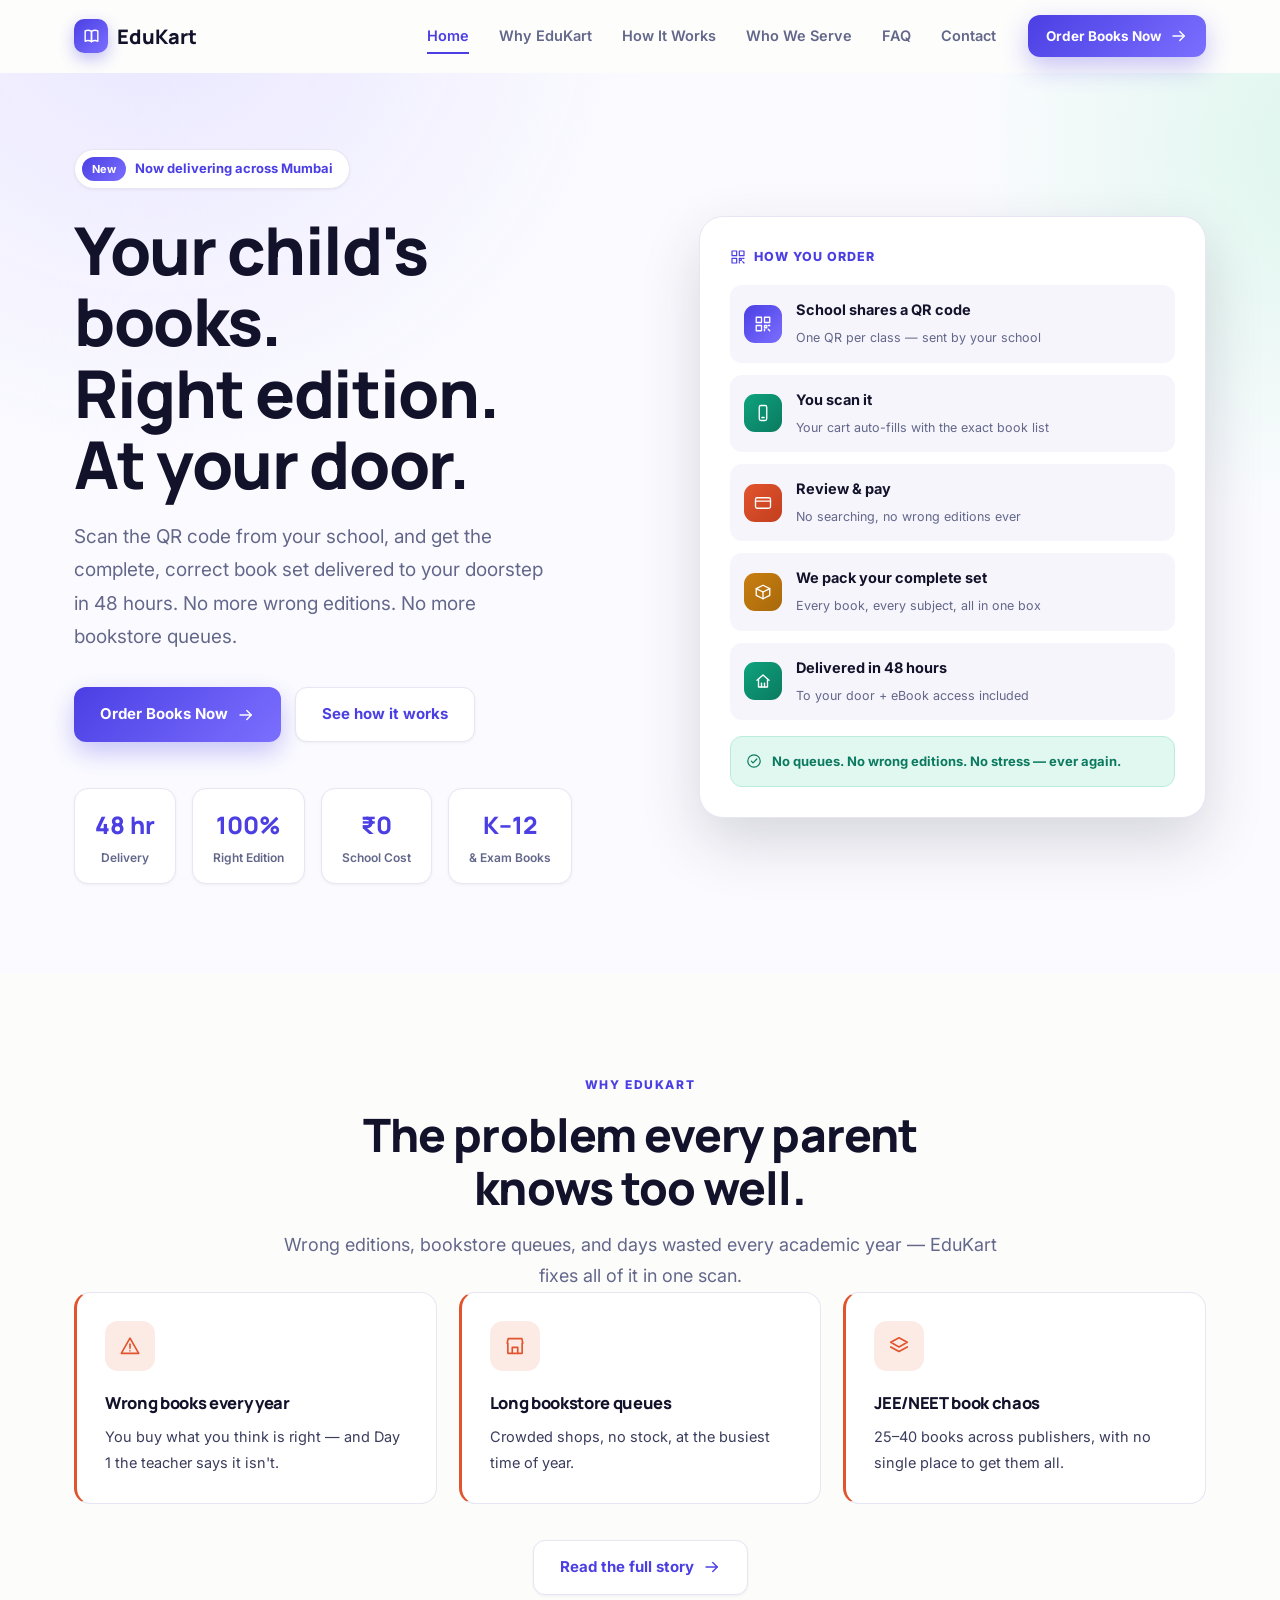
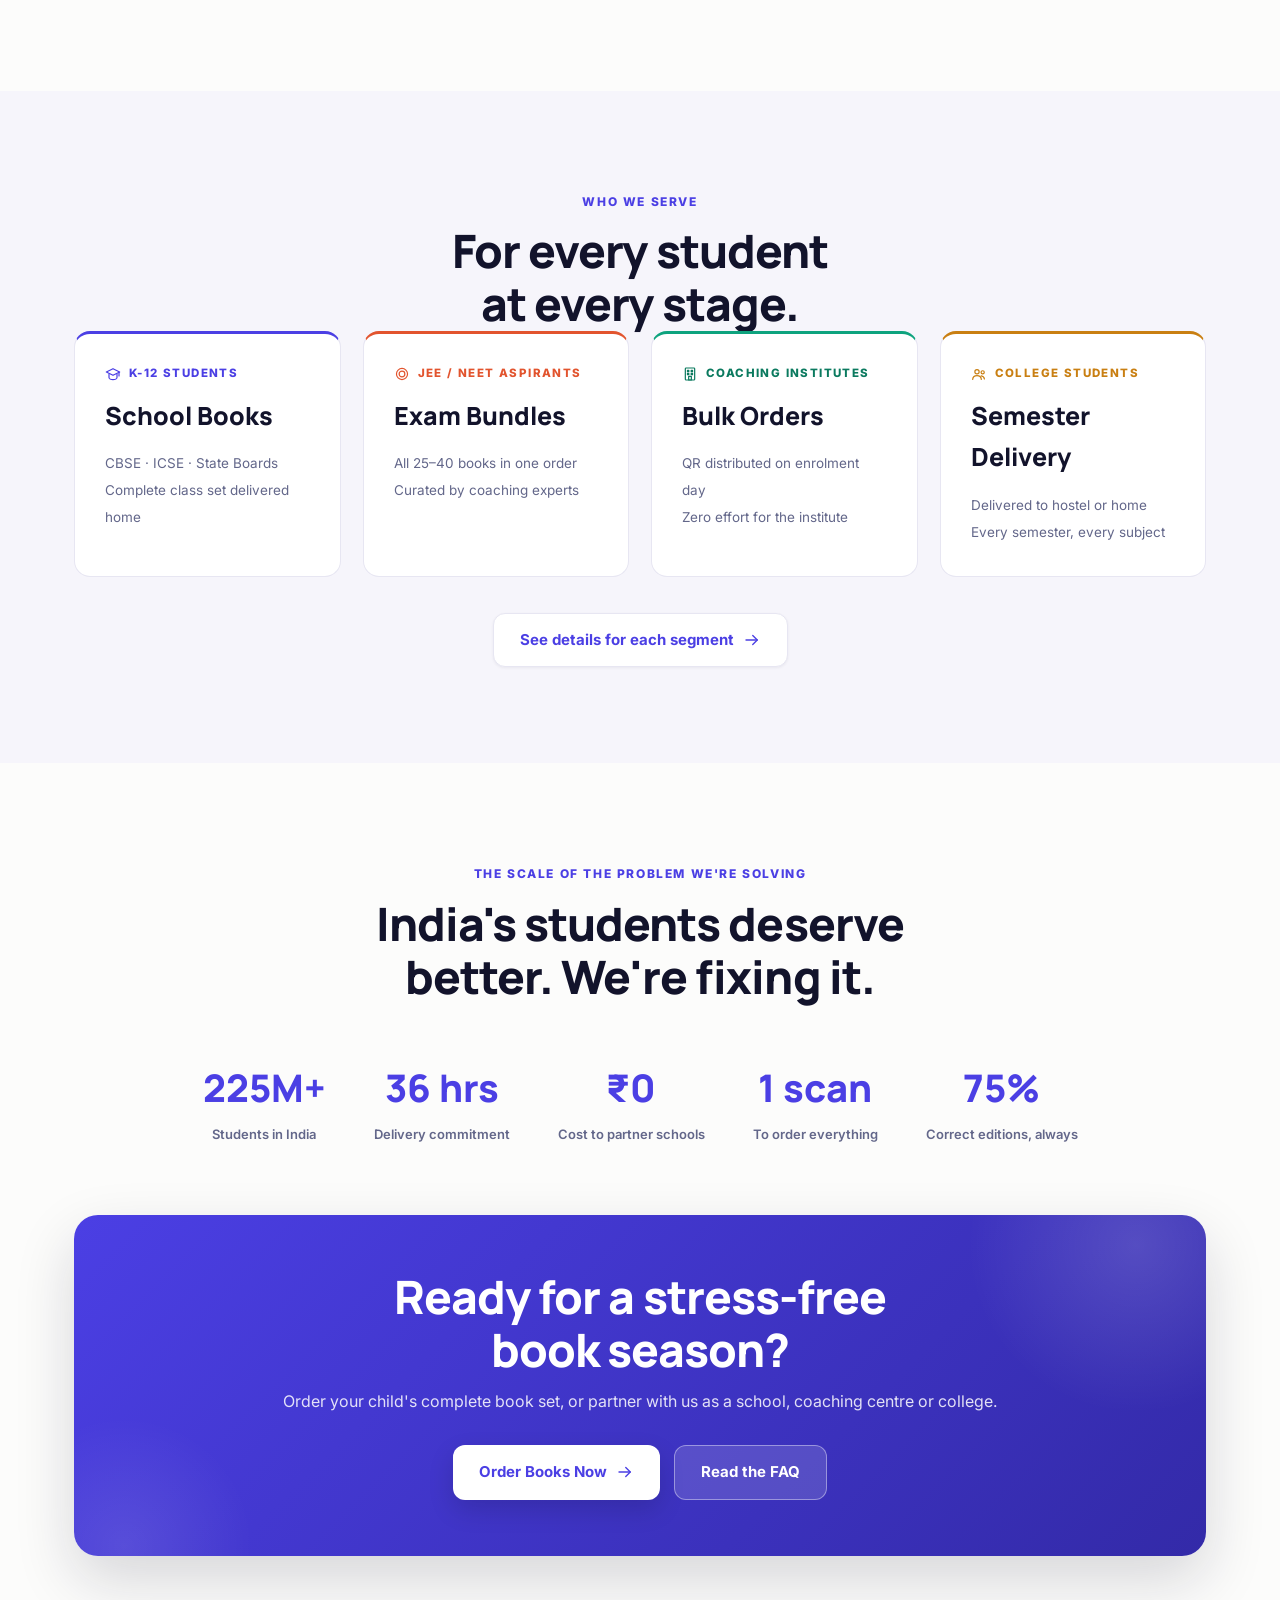
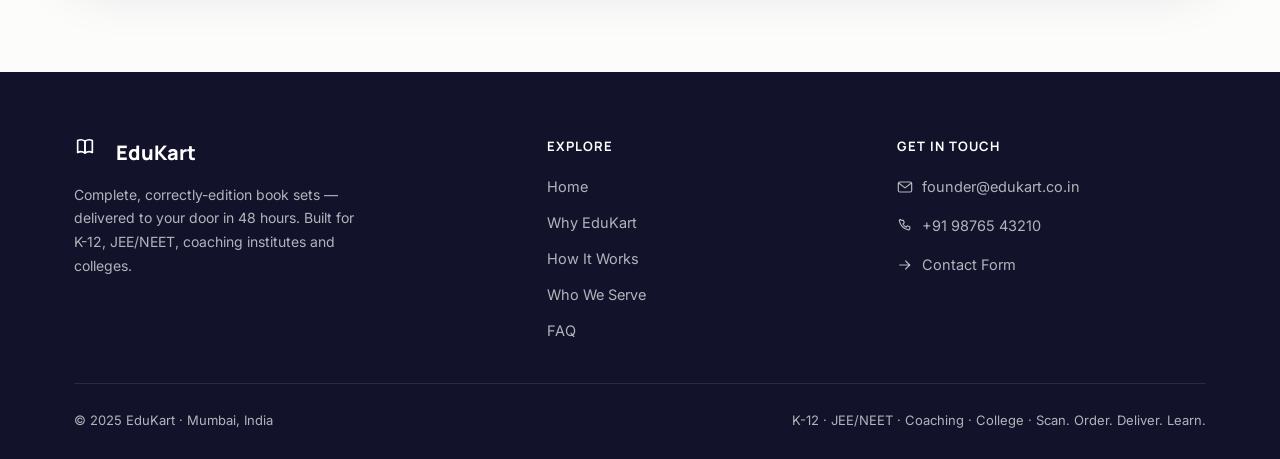
<file: index.html>
<!DOCTYPE html>
<html lang="en">
<head>
<meta charset="UTF-8">
<meta name="viewport" content="width=device-width, initial-scale=1.0">
<title>EduKart — India's Book Delivery & Education Platform</title>
<meta name="description" content="Scan your school's QR code and get the complete, correct book set delivered to your door in 48 hours. No wrong editions, no bookstore queues.">
<meta property="og:title" content="EduKart — India's Book Delivery & Education Platform">
<meta property="og:description" content="Scan your school's QR code and get the complete, correct book set delivered to your door in 48 hours.">
<meta property="og:type" content="website">
<meta property="og:url" content="https://edukart.co.in/">
<meta name="twitter:card" content="summary">
<link rel="icon" type="image/svg+xml" href="data:image/svg+xml,%3Csvg xmlns='http://www.w3.org/2000/svg' viewBox='0 0 32 32'%3E%3Cdefs%3E%3ClinearGradient id='g' x1='0' y1='0' x2='1' y2='1'%3E%3Cstop offset='0' stop-color='%234B3FE4'/%3E%3Cstop offset='1' stop-color='%237B6FFF'/%3E%3C/linearGradient%3E%3C/defs%3E%3Crect width='32' height='32' rx='8' fill='url(%23g)'/%3E%3Cpath d='M8 10c3-1.6 6.5-1.3 8 .5v11.5c-1.5-1.8-5-2.1-8-.5V10z' fill='white'/%3E%3Cpath d='M24 10c-3-1.6-6.5-1.3-8 .5v11.5c1.5-1.8 5-2.1 8-.5V10z' fill='white' fill-opacity='.82'/%3E%3C/svg%3E">
<link rel="preconnect" href="https://fonts.googleapis.com">
<link rel="preconnect" href="https://fonts.gstatic.com" crossorigin>
<link href="https://fonts.googleapis.com/css2?family=Manrope:wght@700;800&family=Inter:wght@400;500;600;700&display=swap" rel="stylesheet">
<link rel="stylesheet" href="assets/style.css">
<script>document.documentElement.classList.add('js');</script>
</head>
<body>
<a href="#main" class="skip-link">Skip to content</a>

<svg style="display:none">
<symbol id="i-book" viewBox="0 0 24 24"><path d="M4 5c2.5-1.3 5.5-1.1 8 .6v13c-2.5-1.7-5.5-1.9-8-.6V5z"/><path d="M20 5c-2.5-1.3-5.5-1.1-8 .6v13c2.5-1.7 5.5-1.9 8-.6V5z"/></symbol>
<symbol id="i-truck" viewBox="0 0 24 24"><rect x="1.5" y="7.5" width="13" height="9" rx="1.2"/><path d="M14.5 10.5H18l3.5 3.5v2.5h-7"/><circle cx="6.5" cy="18.5" r="1.8"/><circle cx="17.5" cy="18.5" r="1.8"/></symbol>
<symbol id="i-phone-device" viewBox="0 0 24 24"><rect x="7" y="2" width="10" height="20" rx="2.2"/><line x1="10.5" y1="18" x2="13.5" y2="18"/></symbol>
<symbol id="i-card" viewBox="0 0 24 24"><rect x="2" y="5" width="20" height="14" rx="2.2"/><line x1="2" y1="9.5" x2="22" y2="9.5"/></symbol>
<symbol id="i-package" viewBox="0 0 24 24"><path d="M12 3 3 7.5v9L12 21l9-4.5v-9L12 3z"/><path d="M3 7.5 12 12l9-4.5"/><line x1="12" y1="12" x2="12" y2="21"/></symbol>
<symbol id="i-home" viewBox="0 0 24 24"><path d="M4 11 12 4l8 7"/><path d="M6 10v10h12V10"/><line x1="10" y1="20" x2="10" y2="15"/><line x1="14" y1="15" x2="14" y2="20"/></symbol>
<symbol id="i-check-circle" viewBox="0 0 24 24"><circle cx="12" cy="12" r="9.3"/><path d="M8 12.3l2.6 2.6L16.2 9"/></symbol>
<symbol id="i-store" viewBox="0 0 24 24"><path d="M3.5 9 4.5 4h15l1 5"/><path d="M4.2 9v11h15.6V9"/><path d="M9 20v-6.5h6V20"/></symbol>
<symbol id="i-layers" viewBox="0 0 24 24"><path d="M12 3 3 8l9 5 9-5-9-5z"/><path d="M3 13l9 5 9-5"/></symbol>
<symbol id="i-clock" viewBox="0 0 24 24"><circle cx="12" cy="12" r="9.3"/><path d="M12 7v5.3l4 2.2"/></symbol>
<symbol id="i-shield" viewBox="0 0 24 24"><path d="M12 3 19 6v5.5c0 5-3 7.8-7 9-4-1.2-7-4-7-9V6z"/><path d="M8.7 12l2.3 2.3 4.3-4.3"/></symbol>
<symbol id="i-users" viewBox="0 0 24 24"><circle cx="9" cy="8.5" r="3.2"/><path d="M2.5 20c.4-3.4 3.2-5.5 6.5-5.5s6.1 2.1 6.5 5.5"/><circle cx="17.5" cy="9.5" r="2.4"/><path d="M15.3 14.7c2.6.4 4.5 2.2 4.8 4.8"/></symbol>
<symbol id="i-cap" viewBox="0 0 24 24"><path d="M12 4 2 9l10 5 10-5-10-5z"/><path d="M6 12.3v4.8c0 1.6 2.7 3.4 6 3.4s6-1.8 6-3.4v-4.8"/><line x1="21" y1="9.5" x2="21" y2="15"/></symbol>
<symbol id="i-target" viewBox="0 0 24 24"><circle cx="12" cy="12" r="8.3"/><circle cx="12" cy="12" r="4.3"/></symbol>
<symbol id="i-building" viewBox="0 0 24 24"><rect x="5" y="3" width="14" height="18" rx="1.2"/><rect x="8.2" y="6.5" width="2" height="2"/><rect x="13.8" y="6.5" width="2" height="2"/><rect x="8.2" y="11" width="2" height="2"/><rect x="13.8" y="11" width="2" height="2"/><rect x="10" y="15.5" width="4" height="5.5"/></symbol>
<symbol id="i-mail" viewBox="0 0 24 24"><rect x="2" y="4.5" width="20" height="15" rx="2.2"/><path d="M3 6.5l9 6.8 9-6.8"/></symbol>
<symbol id="i-phone" viewBox="0 0 24 24"><path d="M6.5 3.5h3l1.4 3.6-2 1.7c.9 2.3 2.6 4 4.9 4.9l1.7-2 3.6 1.4v3c0 1-.9 1.8-1.9 1.6-7-1.1-12.6-6.7-13.7-13.7-.2-1 .6-1.9 1.6-1.9z"/></symbol>
<symbol id="i-map-pin" viewBox="0 0 24 24"><path d="M12 21s7-6.4 7-12a7 7 0 1 0-14 0c0 5.6 7 12 7 12z"/><circle cx="12" cy="9" r="2.6"/></symbol>
<symbol id="i-chevron-down" viewBox="0 0 24 24"><polyline points="6 9 12 15.5 18 9"/></symbol>
<symbol id="i-menu" viewBox="0 0 24 24"><line x1="3" y1="6.5" x2="21" y2="6.5"/><line x1="3" y1="12" x2="21" y2="12"/><line x1="3" y1="17.5" x2="21" y2="17.5"/></symbol>
<symbol id="i-x" viewBox="0 0 24 24"><line x1="5" y1="5" x2="19" y2="19"/><line x1="19" y1="5" x2="5" y2="19"/></symbol>
<symbol id="i-arrow-right" viewBox="0 0 24 24"><line x1="4" y1="12" x2="19" y2="12"/><polyline points="13 6 19 12 13 18"/></symbol>
<symbol id="i-star" viewBox="0 0 24 24"><path d="M12 2.5l2.9 6.3 6.9.7-5.2 4.6 1.6 6.8L12 17.6l-6.2 3.3 1.6-6.8-5.2-4.6 6.9-.7L12 2.5z"/></symbol>
<symbol id="i-qr" viewBox="0 0 24 24"><rect x="3" y="3" width="7" height="7"/><rect x="14" y="3" width="7" height="7"/><rect x="3" y="14" width="7" height="7"/><path d="M14 14h3v3h-3z"/><line x1="19" y1="14" x2="21" y2="14"/><line x1="14" y1="19" x2="14" y2="21"/><line x1="19" y1="19" x2="21" y2="21"/></symbol>
<symbol id="i-alert" viewBox="0 0 24 24"><path d="M12 3.5 21.5 20h-19L12 3.5z"/><line x1="12" y1="10" x2="12" y2="14.5"/><circle cx="12" cy="17.2" r=".2"/></symbol>
<symbol id="i-cloud-off" viewBox="0 0 24 24"><path d="M7 18.5H6a4 4 0 0 1-.6-7.95A5.5 5.5 0 0 1 16 8.1a4.5 4.5 0 0 1 2.9 7.7"/><line x1="3" y1="3" x2="21" y2="21"/></symbol>
<symbol id="i-repeat" viewBox="0 0 24 24"><path d="M4 8h11a4 4 0 0 1 4 4v1"/><polyline points="12 5 16 8 12 11"/><path d="M20 16H9a4 4 0 0 1-4-4v-1"/><polyline points="12 19 8 16 12 13"/></symbol>
<symbol id="i-rupee" viewBox="0 0 24 24"><line x1="6" y1="4" x2="18" y2="4"/><line x1="6" y1="9" x2="18" y2="9"/><path d="M6 4c6 0 8.5 2 8.5 5.5S12 15 6 15h12"/><line x1="6" y1="15" x2="16" y2="21"/></symbol>
</svg>

<header class="site-header" id="siteHeader">
  <nav class="nav container">
    <a href="index.html" class="nav-logo"><span class="logo-mark"><svg class="icon" viewBox="0 0 24 24"><use href="#i-book"/></svg></span>EduKart</a>
    <button class="nav-toggle" id="navToggle" aria-label="Toggle menu" aria-expanded="false">
      <svg class="icon icon-menu" viewBox="0 0 24 24"><use href="#i-menu"/></svg>
      <svg class="icon icon-x" viewBox="0 0 24 24"><use href="#i-x"/></svg>
    </button>
    <div class="nav-panel" id="navPanel">
      <div class="nav-links">
        <a href="index.html" class="active">Home</a>
        <a href="about.html">Why EduKart</a>
        <a href="how-it-works.html">How It Works</a>
        <a href="who-we-serve.html">Who We Serve</a>
        <a href="faq.html">FAQ</a>
        <a href="contact.html">Contact</a>
      </div>
      <a class="btn btn-primary btn-sm" href="contact.html">Order Books Now <svg class="icon icon-sm" viewBox="0 0 24 24"><use href="#i-arrow-right"/></svg></a>
    </div>
  </nav>
</header>

<main id="main">
<!-- HERO -->
<section class="hero">
  <div class="container">
    <div class="hero-grid">
      <div class="reveal">
        <div class="badge-pill"><span class="dot">New</span> Now delivering across Mumbai</div>
        <h1>Your child's books.<br>Right edition.<br>At your door.</h1>
        <p class="hero-sub">Scan the QR code from your school, and get the complete, correct book set delivered to your doorstep in 48 hours. No more wrong editions. No more bookstore queues.</p>
        <div class="btn-row">
          <a class="btn btn-primary" href="contact.html">Order Books Now <svg class="icon" viewBox="0 0 24 24"><use href="#i-arrow-right"/></svg></a>
          <a class="btn btn-outline" href="how-it-works.html">See how it works</a>
        </div>
        <div class="stat-row">
          <div class="stat-chip"><div class="stat-num">48 hr</div><div class="stat-lbl">Delivery</div></div>
          <div class="stat-chip"><div class="stat-num">100%</div><div class="stat-lbl">Right Edition</div></div>
          <div class="stat-chip"><div class="stat-num">₹0</div><div class="stat-lbl">School Cost</div></div>
          <div class="stat-chip"><div class="stat-num">K–12</div><div class="stat-lbl">& Exam Books</div></div>
        </div>
      </div>
      <div class="reveal reveal-delay-2">
        <div class="hero-card">
          <div class="hero-card-label"><svg class="icon icon-sm" viewBox="0 0 24 24"><use href="#i-qr"/></svg>How you order</div>
          <div class="step-list">
            <div class="step-row"><div class="step-num c-indigo"><svg class="icon" viewBox="0 0 24 24"><use href="#i-qr"/></svg></div><div class="step-text"><strong>School shares a QR code</strong><span>One QR per class — sent by your school</span></div></div>
            <div class="step-row"><div class="step-num c-teal"><svg class="icon" viewBox="0 0 24 24"><use href="#i-phone-device"/></svg></div><div class="step-text"><strong>You scan it</strong><span>Your cart auto-fills with the exact book list</span></div></div>
            <div class="step-row"><div class="step-num c-coral"><svg class="icon" viewBox="0 0 24 24"><use href="#i-card"/></svg></div><div class="step-text"><strong>Review & pay</strong><span>No searching, no wrong editions ever</span></div></div>
            <div class="step-row"><div class="step-num c-amber"><svg class="icon" viewBox="0 0 24 24"><use href="#i-package"/></svg></div><div class="step-text"><strong>We pack your complete set</strong><span>Every book, every subject, all in one box</span></div></div>
            <div class="step-row"><div class="step-num c-teal"><svg class="icon" viewBox="0 0 24 24"><use href="#i-home"/></svg></div><div class="step-text"><strong>Delivered in 48 hours</strong><span>To your door + eBook access included</span></div></div>
          </div>
          <div class="hero-badge"><svg class="icon icon-sm" viewBox="0 0 24 24"><use href="#i-check-circle"/></svg><p>No queues. No wrong editions. No stress — ever again.</p></div>
        </div>
      </div>
    </div>
  </div>
</section>

<!-- WHY EDUKART TEASER -->
<section class="section">
  <div class="container">
    <div class="center max-w section-head reveal">
      <div class="eyebrow">Why EduKart</div>
      <h2>The problem every parent<br>knows too well.</h2>
      <p class="subtitle">Wrong editions, bookstore queues, and days wasted every academic year — EduKart fixes all of it in one scan.</p>
    </div>
    <div class="grid grid-3">
      <div class="card problem-card reveal"><div class="icon-badge coral"><svg class="icon" viewBox="0 0 24 24"><use href="#i-alert"/></svg></div><h3>Wrong books every year</h3><p>You buy what you think is right — and Day 1 the teacher says it isn't.</p></div>
      <div class="card problem-card reveal reveal-delay-1"><div class="icon-badge coral"><svg class="icon" viewBox="0 0 24 24"><use href="#i-store"/></svg></div><h3>Long bookstore queues</h3><p>Crowded shops, no stock, at the busiest time of year.</p></div>
      <div class="card problem-card reveal reveal-delay-2"><div class="icon-badge coral"><svg class="icon" viewBox="0 0 24 24"><use href="#i-layers"/></svg></div><h3>JEE/NEET book chaos</h3><p>25–40 books across publishers, with no single place to get them all.</p></div>
    </div>
    <div class="center reveal" style="margin-top:36px">
      <a class="btn btn-outline" href="about.html">Read the full story <svg class="icon" viewBox="0 0 24 24"><use href="#i-arrow-right"/></svg></a>
    </div>
  </div>
</section>

<!-- WHO WE SERVE TEASER -->
<section class="section section-alt">
  <div class="container">
    <div class="center max-w section-head reveal">
      <div class="eyebrow">Who We Serve</div>
      <h2>For every student<br>at every stage.</h2>
    </div>
    <div class="grid grid-4">
      <div class="segment-card k12 reveal"><div class="seg-label k12"><svg class="icon icon-sm" viewBox="0 0 24 24"><use href="#i-cap"/></svg>K-12 Students</div><div class="seg-big">School Books</div><div class="seg-detail">CBSE · ICSE · State Boards<br>Complete class set delivered home</div></div>
      <div class="segment-card jee reveal reveal-delay-1"><div class="seg-label jee"><svg class="icon icon-sm" viewBox="0 0 24 24"><use href="#i-target"/></svg>JEE / NEET Aspirants</div><div class="seg-big">Exam Bundles</div><div class="seg-detail">All 25–40 books in one order<br>Curated by coaching experts</div></div>
      <div class="segment-card coaching reveal reveal-delay-2"><div class="seg-label coaching"><svg class="icon icon-sm" viewBox="0 0 24 24"><use href="#i-building"/></svg>Coaching Institutes</div><div class="seg-big">Bulk Orders</div><div class="seg-detail">QR distributed on enrolment day<br>Zero effort for the institute</div></div>
      <div class="segment-card college reveal reveal-delay-3"><div class="seg-label college"><svg class="icon icon-sm" viewBox="0 0 24 24"><use href="#i-users"/></svg>College Students</div><div class="seg-big">Semester Delivery</div><div class="seg-detail">Delivered to hostel or home<br>Every semester, every subject</div></div>
    </div>
    <div class="center reveal" style="margin-top:36px">
      <a class="btn btn-outline" href="who-we-serve.html">See details for each segment <svg class="icon" viewBox="0 0 24 24"><use href="#i-arrow-right"/></svg></a>
    </div>
  </div>
</section>

<!-- TRUST NUMBERS -->
<section class="section">
  <div class="container">
    <div class="center max-w section-head reveal">
      <div class="eyebrow">The Scale of the Problem We're Solving</div>
      <h2>India's students deserve<br>better. We're fixing it.</h2>
    </div>
    <div class="trust-bar reveal">
      <div class="trust-item"><div class="trust-num" data-count="300" data-suffix="M+">0</div><div class="trust-lbl">Students in India</div></div>
      <div class="trust-item"><div class="trust-num" data-count="48" data-suffix=" hrs">0</div><div class="trust-lbl">Delivery commitment</div></div>
      <div class="trust-item"><div class="trust-num">₹0</div><div class="trust-lbl">Cost to partner schools</div></div>
      <div class="trust-item"><div class="trust-num" data-count="1" data-suffix=" scan">0</div><div class="trust-lbl">To order everything</div></div>
      <div class="trust-item"><div class="trust-num" data-count="100" data-suffix="%">0</div><div class="trust-lbl">Correct editions, always</div></div>
    </div>
    <div class="cta-banner reveal">
      <div class="container">
        <h2>Ready for a stress-free<br>book season?</h2>
        <p>Order your child's complete book set, or partner with us as a school, coaching centre or college.</p>
        <div class="btn-row">
          <a class="btn btn-white" href="contact.html">Order Books Now <svg class="icon" viewBox="0 0 24 24"><use href="#i-arrow-right"/></svg></a>
          <a class="btn btn-invert" href="faq.html">Read the FAQ</a>
        </div>
      </div>
    </div>
  </div>
</section>
</main>

<footer>
  <div class="container">
    <div class="footer-grid">
      <div>
        <div class="footer-brand"><span class="logo-mark"><svg class="icon" viewBox="0 0 24 24"><use href="#i-book"/></svg></span>EduKart</div>
        <p class="footer-tag">Complete, correctly-edition book sets — delivered to your door in 48 hours. Built for K-12, JEE/NEET, coaching institutes and colleges.</p>
      </div>
      <div class="footer-col">
        <h4>Explore</h4>
        <ul>
          <li><a href="index.html">Home</a></li>
          <li><a href="about.html">Why EduKart</a></li>
          <li><a href="how-it-works.html">How It Works</a></li>
          <li><a href="who-we-serve.html">Who We Serve</a></li>
          <li><a href="faq.html">FAQ</a></li>
        </ul>
      </div>
      <div class="footer-col">
        <h4>Get in Touch</h4>
        <ul>
          <li><a href="mailto:founder@edukart.co.in"><svg class="icon icon-sm" viewBox="0 0 24 24"><use href="#i-mail"/></svg>founder@edukart.co.in</a></li>
          <li><a href="tel:+919876543210"><svg class="icon icon-sm" viewBox="0 0 24 24"><use href="#i-phone"/></svg>+91 98765 43210</a></li>
          <li><a href="contact.html"><svg class="icon icon-sm" viewBox="0 0 24 24"><use href="#i-arrow-right"/></svg>Contact Form</a></li>
        </ul>
      </div>
    </div>
    <div class="footer-bottom">
      <span>© 2025 EduKart · Mumbai, India</span>
      <span>K-12 · JEE/NEET · Coaching · College · Scan. Order. Deliver. Learn.</span>
    </div>
  </div>
</footer>

<button class="back-to-top" id="backToTop" aria-label="Back to top"><svg class="icon" viewBox="0 0 24 24" style="transform:rotate(-90deg)"><use href="#i-arrow-right"/></svg></button>

<script src="assets/main.js"></script>
</body>
</html>
</file>
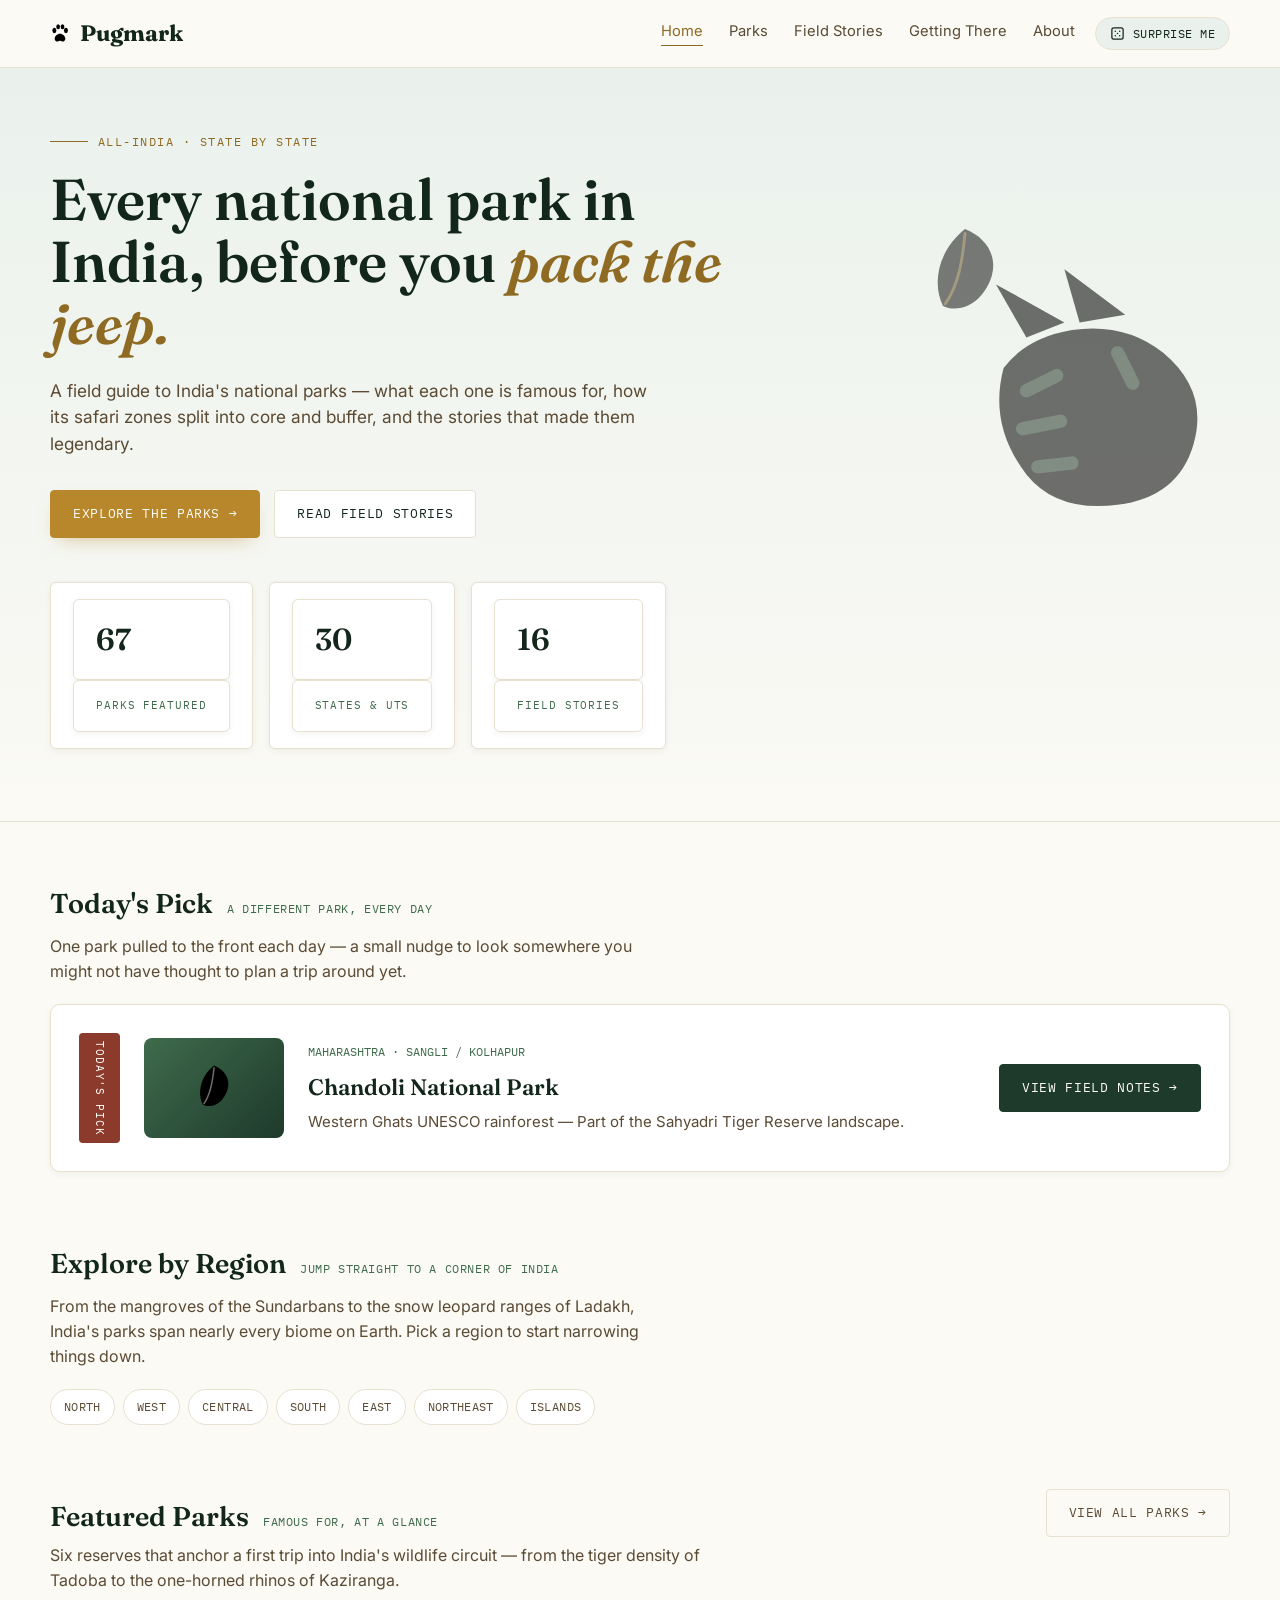
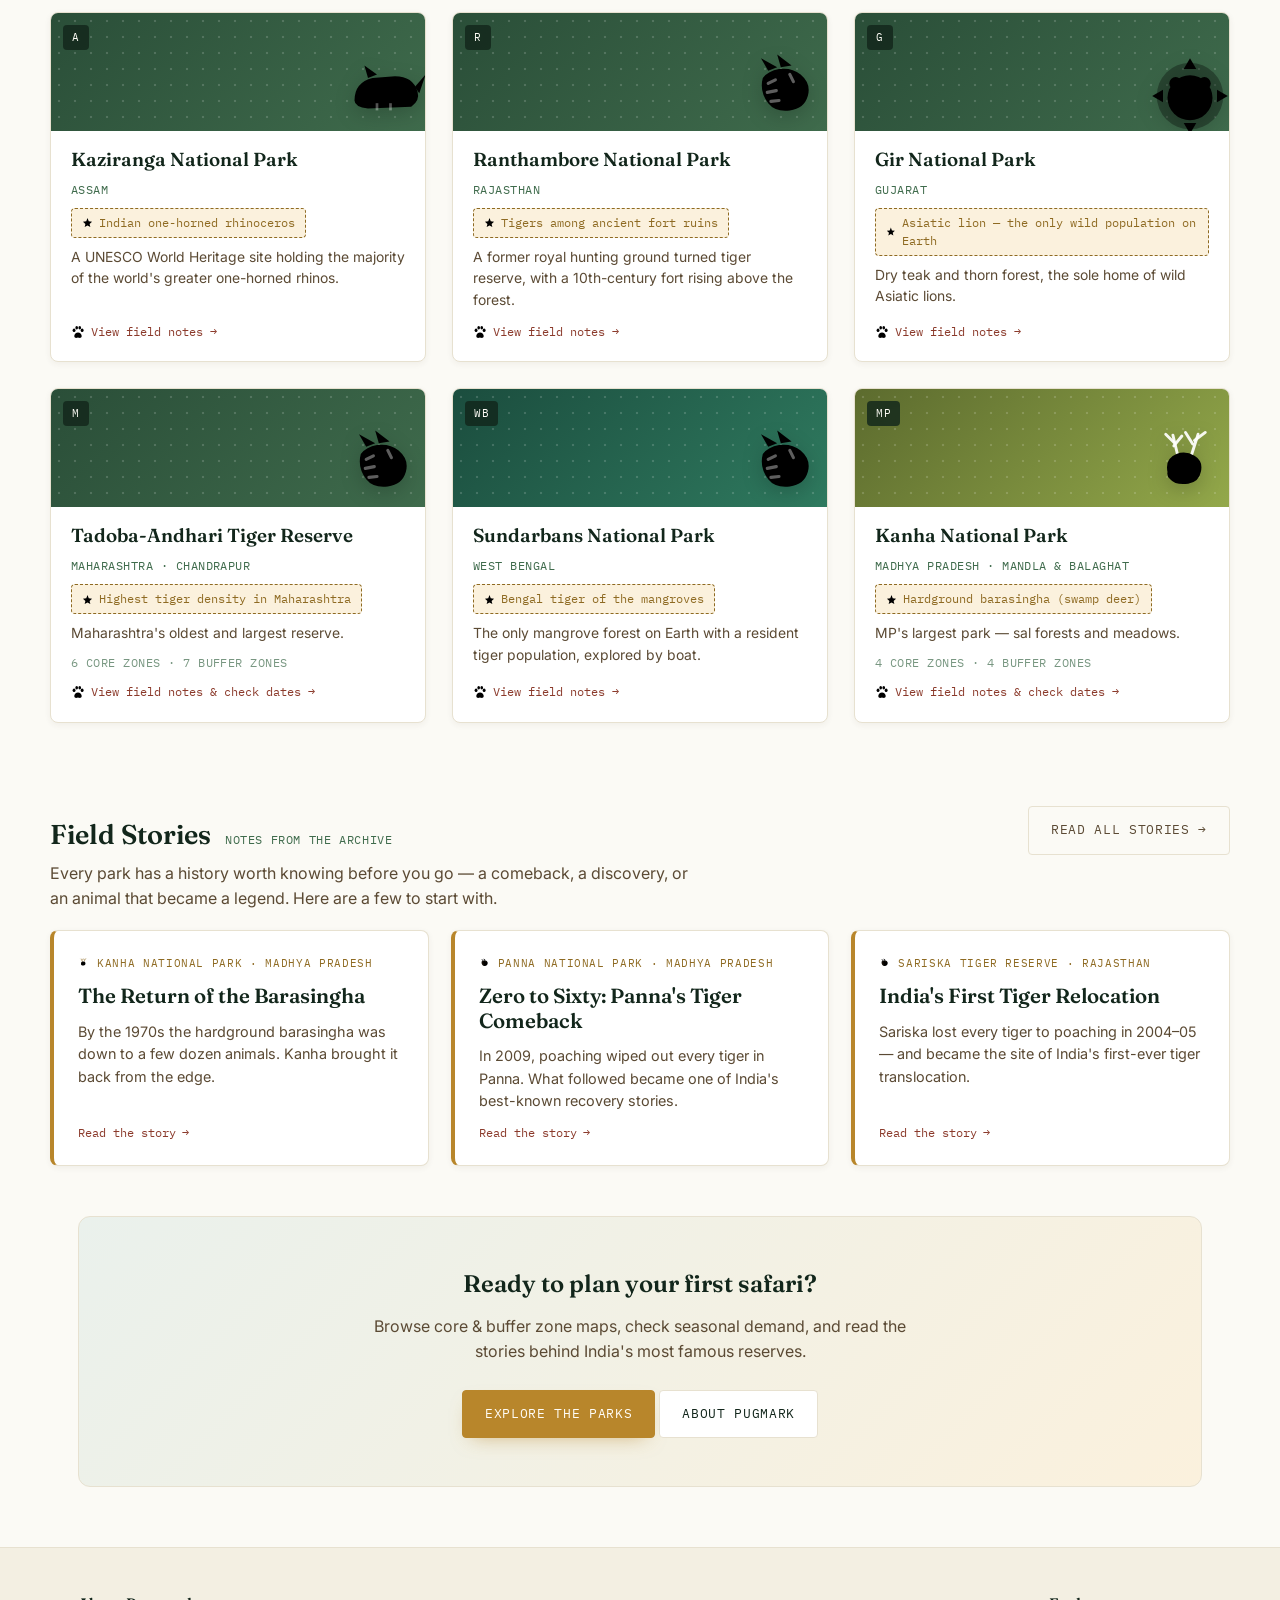
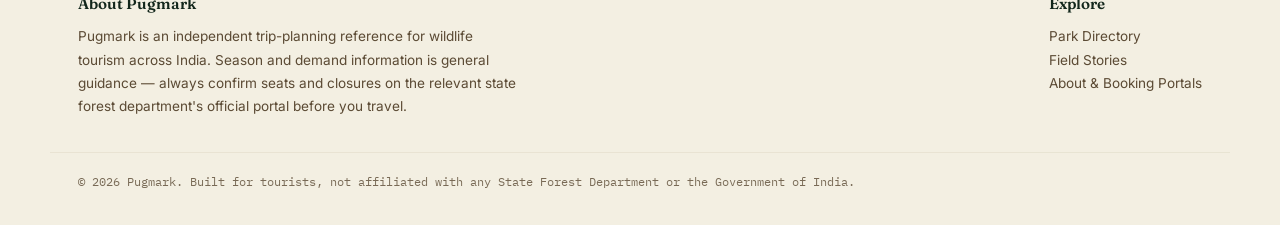
<file: pugmark/index.html>
<!DOCTYPE html>
<html lang="en">
<head>
<meta charset="UTF-8">
<meta name="viewport" content="width=device-width, initial-scale=1.0">
<title>Pugmark — A Field Guide to India's National Parks</title>
<meta name="description" content="Every national park in India — what each is famous for, safari core/buffer zones, seasonal demand, and the field stories behind them.">
<link rel="icon" href="data:image/svg+xml,%3Csvg xmlns='http://www.w3.org/2000/svg' viewBox='0 0 64 64'%3E%3Crect width='64' height='64' rx='14' fill='%231E3A2B'/%3E%3Cg fill='%23B8862B'%3E%3Cpath d='M32 34c-9 0-17 8-17 16 0 6 4 9 9 9 4 0 7-2 8-2s4 2 8 2c5 0 9-3 9-9 0-8-8-16-17-16z'/%3E%3Cellipse cx='14' cy='24' rx='6.5' ry='8.5'/%3E%3Cellipse cx='26' cy='12' rx='6' ry='8'/%3E%3Cellipse cx='40' cy='12' rx='6' ry='8'/%3E%3Cellipse cx='51' cy='24' rx='6.5' ry='8.5'/%3E%3C/g%3E%3C/svg%3E">
<link rel="preconnect" href="https://fonts.googleapis.com">
<link href="https://fonts.googleapis.com/css2?family=Fraunces:opsz,wght@9..144,400;9..144,500;9..144,600;9..144,700&family=Inter:wght@400;500;600;700&family=IBM+Plex+Mono:wght@400;500;600&display=swap" rel="stylesheet">
<link rel="stylesheet" href="assets/style.css?v=20260811f">
<script>document.documentElement.classList.add('js');</script>
</head>
<body>
<a href="#main" class="skip-link">Skip to content</a>

<svg width="0" height="0" style="position:absolute">
  <symbol id="pawIcon" viewBox="0 0 64 64"><path d="M32 34c-9 0-17 8-17 16 0 6 4 9 9 9 4 0 7-2 8-2s4 2 8 2c5 0 9-3 9-9 0-8-8-16-17-16z"/><ellipse cx="14" cy="24" rx="6.5" ry="8.5"/><ellipse cx="26" cy="12" rx="6" ry="8"/><ellipse cx="40" cy="12" rx="6" ry="8"/><ellipse cx="51" cy="24" rx="6.5" ry="8.5"/></symbol>
  <symbol id="starIcon" viewBox="0 0 24 24"><path d="M12 2 L14.7 9.3 L22 10.2 L16.6 15.1 L18.2 22 L12 18.3 L5.8 22 L7.4 15.1 L2 10.2 L9.3 9.3 Z"/></symbol>
  <symbol id="icon-tiger" viewBox="0 0 100 100">
    <path d="M28,22 L20,8 L38,18 Z"/>
    <path d="M42,18 L38,4 L54,16 Z"/>
    <path d="M22,30 Q18,45 28,58 Q36,68 52,66 Q68,64 72,50 Q76,36 64,26 Q54,18 40,20 Q28,22 22,30 Z"/>
    <g stroke="currentColor" stroke-width="3.5" stroke-linecap="round" fill="none" opacity="0.4">
      <path d="M28,36 L36,32"/><path d="M27,46 L37,44"/><path d="M31,56 L40,55"/><path d="M52,26 L56,34"/>
    </g>
  </symbol>
  <symbol id="icon-lion" viewBox="0 0 100 100">
    <circle cx="50" cy="50" r="37" opacity="0.32"/>
    <path d="M50,8 L57,20 L43,20 Z"/><path d="M92,50 L80,57 L80,43 Z"/>
    <path d="M50,92 L43,80 L57,80 Z"/><path d="M8,50 L20,43 L20,57 Z"/>
    <circle cx="50" cy="52" r="25"/>
    <circle cx="34" cy="36" r="7"/><circle cx="66" cy="36" r="7"/>
  </symbol>
  <symbol id="icon-rhino" viewBox="0 0 100 100">
    <path d="M15,55 Q15,35 35,30 L60,28 Q80,28 85,45 Q88,55 78,62 L30,64 Q15,62 15,55 Z"/>
    <path d="M82,40 L94,26 L87,47 Z"/>
    <path d="M30,30 L26,16 L40,26 Z"/>
    <g fill="none" stroke="currentColor" stroke-width="3" opacity="0.35">
      <path d="M40,58 L40,66"/><path d="M55,58 L55,66"/>
    </g>
  </symbol>
  <symbol id="icon-elephant" viewBox="0 0 100 100">
    <path d="M62,30 Q90,30 88,55 Q86,72 62,64 Q75,50 70,38 Q68,32 62,30 Z" opacity="0.85"/>
    <circle cx="45" cy="42" r="26"/>
    <path d="M35,60 Q29,75 37,86 Q41,91 47,86 Q43,80 41,72 Q39,64 41,58 Z"/>
  </symbol>
  <symbol id="icon-leopard" viewBox="0 0 100 100">
    <path d="M26,24 L20,10 L36,20 Z"/><path d="M46,20 L44,6 L58,18 Z"/>
    <path d="M20,32 Q16,47 27,59 Q35,68 51,65 Q66,62 70,48 Q73,34 61,25 Q51,17 38,20 Q26,23 20,32 Z"/>
    <g opacity="0.4">
      <circle cx="32" cy="38" r="3.4"/><circle cx="44" cy="30" r="3.4"/><circle cx="56" cy="36" r="3.4"/>
      <circle cx="30" cy="50" r="3.4"/><circle cx="46" cy="52" r="3.4"/><circle cx="60" cy="48" r="3.4"/>
    </g>
  </symbol>
  <symbol id="icon-snowleopard" viewBox="0 0 100 100">
    <path d="M70,70 Q92,64 90,44 Q88,28 72,26" stroke="currentColor" stroke-width="11" fill="none" stroke-linecap="round" opacity="0.5"/>
    <path d="M26,24 L19,9 L36,20 Z"/><path d="M46,20 L44,5 L59,18 Z"/>
    <path d="M20,32 Q15,48 27,60 Q35,69 51,66 Q67,63 71,48 Q74,33 61,24 Q51,16 38,19 Q25,22 20,32 Z"/>
    <g opacity="0.35">
      <circle cx="32" cy="38" r="3.2"/><circle cx="45" cy="30" r="3.2"/><circle cx="57" cy="37" r="3.2"/>
      <circle cx="30" cy="51" r="3.2"/><circle cx="47" cy="53" r="3.2"/>
    </g>
  </symbol>
  <symbol id="icon-deer" viewBox="0 0 100 100">
    <g stroke="currentColor" stroke-width="3.2" fill="none" stroke-linecap="round">
      <path d="M36,30 L31,9"/><path d="M32,17 L23,8"/><path d="M32,21 L41,10"/>
      <path d="M52,30 L59,8"/><path d="M55,15 L67,6"/><path d="M53,19 L45,6"/>
    </g>
    <path d="M25,50 Q22,35 35,30 Q45,26 55,32 Q65,38 62,50 Q60,61 48,63 Q34,65 28,58 Q24,55 25,50 Z"/>
  </symbol>
  <symbol id="icon-bird" viewBox="0 0 100 100">
    <path d="M38,22 L34,7 L46,20 Z"/>
    <circle cx="46" cy="46" r="23"/>
    <path d="M66,44 L88,36 L68,54 Z"/>
    <path d="M30,58 Q18,68 8,64 Q20,78 38,72 Z" opacity="0.75"/>
  </symbol>
  <symbol id="icon-primate" viewBox="0 0 100 100">
    <circle cx="26" cy="42" r="11"/><circle cx="74" cy="42" r="11"/>
    <circle cx="50" cy="48" r="29"/>
    <ellipse cx="50" cy="56" rx="15" ry="13" opacity="0.4"/>
  </symbol>
  <symbol id="icon-crocodile" viewBox="0 0 100 100">
    <path d="M8,55 Q8,45 24,44 L82,39 Q95,39 95,48 Q95,55 82,55 L24,58 Q8,60 8,55 Z"/>
    <g>
      <path d="M28,44 L32,34 L37,44 Z"/><path d="M42,42 L46,32 L51,42 Z"/><path d="M56,41 L60,31 L65,41 Z"/>
    </g>
    <circle cx="27" cy="41" r="4"/>
  </symbol>
  <symbol id="icon-leaf" viewBox="0 0 100 100">
    <path d="M50,10 C75,20 85,45 65,70 C55,82 40,85 30,80 C20,60 25,30 50,10 Z"/>
    <path d="M50,14 C48,35 45,60 32,78" stroke="currentColor" stroke-width="2.6" fill="none" opacity="0.5" stroke-linecap="round"/>
  </symbol>
</svg>

<header class="site" id="siteHeader">
  <div class="wrap topbar">
    <a href="index.html" class="wordmark"><svg class="paw"><use href="#pawIcon"/></svg> Pugmark</a>
    <div class="nav-cluster">
      <nav class="nav-links">
        <a href="index.html">Home</a>
        <a href="parks.html">Parks</a>
        <a href="stories.html">Field Stories</a>
        <a href="getting-there.html">Getting There</a>
        <a href="about.html">About</a>
      </nav>
      <button class="surprise-btn" id="surpriseBtn" type="button" title="Jump to a random park">
        <svg viewBox="0 0 24 24" fill="none" stroke="currentColor" stroke-width="2"><rect x="3" y="3" width="18" height="18" rx="3"/><circle cx="8.5" cy="8.5" r="1.2" fill="currentColor" stroke="none"/><circle cx="15.5" cy="8.5" r="1.2" fill="currentColor" stroke="none"/><circle cx="8.5" cy="15.5" r="1.2" fill="currentColor" stroke="none"/><circle cx="15.5" cy="15.5" r="1.2" fill="currentColor" stroke="none"/><circle cx="12" cy="12" r="1.2" fill="currentColor" stroke="none"/></svg>
        <span>Surprise me</span>
      </button>
      <button class="nav-toggle" id="navToggle" aria-label="Toggle menu" aria-expanded="false">
        <svg class="icon-menu" viewBox="0 0 24 24" fill="none" stroke="currentColor" stroke-width="2"><line x1="3" y1="6.5" x2="21" y2="6.5"/><line x1="3" y1="12" x2="21" y2="12"/><line x1="3" y1="17.5" x2="21" y2="17.5"/></svg>
        <svg class="icon-x" viewBox="0 0 24 24" fill="none" stroke="currentColor" stroke-width="2"><line x1="5" y1="5" x2="19" y2="19"/><line x1="19" y1="5" x2="5" y2="19"/></svg>
      </button>
    </div>
  </div>
</header>

<main id="main">
  <div class="hero-band">
    <img class="hero-photo" id="heroPhoto" alt="" aria-hidden="true">
    <div class="wrap hero">
      <div class="eyebrow reveal"><span class="rule"></span> All-India · State by State</div>
      <h1 class="reveal reveal-1">Every national park in India, before you <em>pack the jeep.</em></h1>
      <p class="lead reveal reveal-2">A field guide to India's national parks — what each one is famous for, how its safari zones split into core and buffer, and the stories that made them legendary.</p>
      <div class="btn-row reveal reveal-3">
        <a class="btn btn-primary" href="parks.html">Explore the parks →</a>
        <a class="btn btn-outline" href="stories.html">Read field stories</a>
      </div>
      <div class="stats reveal reveal-4">
        <div><div class="num" id="statTotal">0</div><div class="lbl">Parks Featured</div></div>
        <div><div class="num" id="statStates">0</div><div class="lbl">States &amp; UTs</div></div>
        <div><div class="num" id="statStories">0</div><div class="lbl">Field Stories</div></div>
      </div>
    </div>
    <div class="hero-art-wrap" aria-hidden="true">
      <svg class="hero-art" viewBox="0 0 100 100"><use href="#icon-tiger"/></svg>
      <svg class="hero-art-leaf" viewBox="0 0 100 100"><use href="#icon-leaf"/></svg>
    </div>
    <div class="photo-credit"></div>
  </div>

  <section class="wrap" style="padding:52px 0 10px">
    <div class="section-heading reveal">
      <h2>Today's Pick</h2>
      <span class="sub">A different park, every day</span>
    </div>
    <p class="reveal reveal-1" style="color:var(--bark); max-width:60ch; margin-top:10px">One park pulled to the front each day — a small nudge to look somewhere you might not have thought to plan a trip around yet.</p>
    <div class="potd reveal reveal-1" id="parkOfDay" style="margin-top:20px"></div>
  </section>

  <section class="wrap" style="padding:52px 0 10px">
    <div class="section-heading reveal">
      <h2>Explore by Region</h2>
      <span class="sub">Jump straight to a corner of India</span>
    </div>
    <p class="reveal reveal-1" style="color:var(--bark); max-width:60ch; margin-top:10px">From the mangroves of the Sundarbans to the snow leopard ranges of Ladakh, India's parks span nearly every biome on Earth. Pick a region to start narrowing things down.</p>
    <div class="region-chips reveal reveal-1" style="margin-top:20px">
      <a href="parks.html?region=North">North</a>
      <a href="parks.html?region=West">West</a>
      <a href="parks.html?region=Central">Central</a>
      <a href="parks.html?region=South">South</a>
      <a href="parks.html?region=East">East</a>
      <a href="parks.html?region=Northeast">Northeast</a>
      <a href="parks.html?region=Islands">Islands</a>
    </div>
  </section>

  <section class="grid-section wrap">
    <div class="section-head-row reveal">
      <div class="section-heading">
        <h2>Featured Parks</h2>
        <span class="sub">Famous for, at a glance</span>
      </div>
      <a class="btn btn-ghost" href="parks.html">View all parks →</a>
    </div>
    <p class="reveal reveal-1" style="color:var(--bark); max-width:65ch; margin-top:6px">Six reserves that anchor a first trip into India's wildlife circuit — from the tiger density of Tadoba to the one-horned rhinos of Kaziranga.</p>
    <div class="grid" id="featuredGrid"></div>
  </section>

  <section class="stories-section wrap">
    <div class="section-head-row reveal">
      <div class="section-heading">
        <h2>Field Stories</h2>
        <span class="sub">Notes from the archive</span>
      </div>
      <a class="btn btn-ghost" href="stories.html">Read all stories →</a>
    </div>
    <p class="reveal reveal-1" style="color:var(--bark); max-width:65ch; margin-top:6px">Every park has a history worth knowing before you go — a comeback, a discovery, or an animal that became a legend. Here are a few to start with.</p>
    <div class="story-grid" id="storyPreviewGrid"></div>
  </section>

  <section class="wrap">
    <div class="cta-banner reveal">
      <h2>Ready to plan your first safari?</h2>
      <p>Browse core &amp; buffer zone maps, check seasonal demand, and read the stories behind India's most famous reserves.</p>
      <div class="btn-row">
        <a class="btn btn-primary" href="parks.html">Explore the parks</a>
        <a class="btn btn-outline" href="about.html">About Pugmark</a>
      </div>
    </div>
  </section>
</main>

<footer id="about">
  <div class="wrap foot-wrap">
    <div style="max-width:440px">
      <h4>About Pugmark</h4>
      <p>Pugmark is an independent trip-planning reference for wildlife tourism across India. Season and demand information is general guidance — always confirm seats and closures on the relevant state forest department's official portal before you travel.</p>
    </div>
    <div>
      <h4>Explore</h4>
      <ul>
        <li><a href="parks.html">Park Directory</a></li>
        <li><a href="stories.html">Field Stories</a></li>
        <li><a href="about.html">About &amp; Booking Portals</a></li>
      </ul>
    </div>
  </div>
  <div class="wrap foot-note">
    <span>© <span data-year></span> Pugmark. Built for tourists, not affiliated with any State Forest Department or the Government of India.</span>
  </div>
</footer>

<button class="back-to-top" id="backToTop" aria-label="Back to top"><svg viewBox="0 0 24 24" fill="none" stroke="currentColor" stroke-width="2"><line x1="4" y1="12" x2="19" y2="12"/><polyline points="13 6 19 12 13 18"/></svg></button>

<script src="assets/data.js?v=20260811f"></script>
<script src="assets/app.js?v=20260811f"></script>
<script src="assets/site.js?v=20260811f"></script>
</body>
</html>
</file>
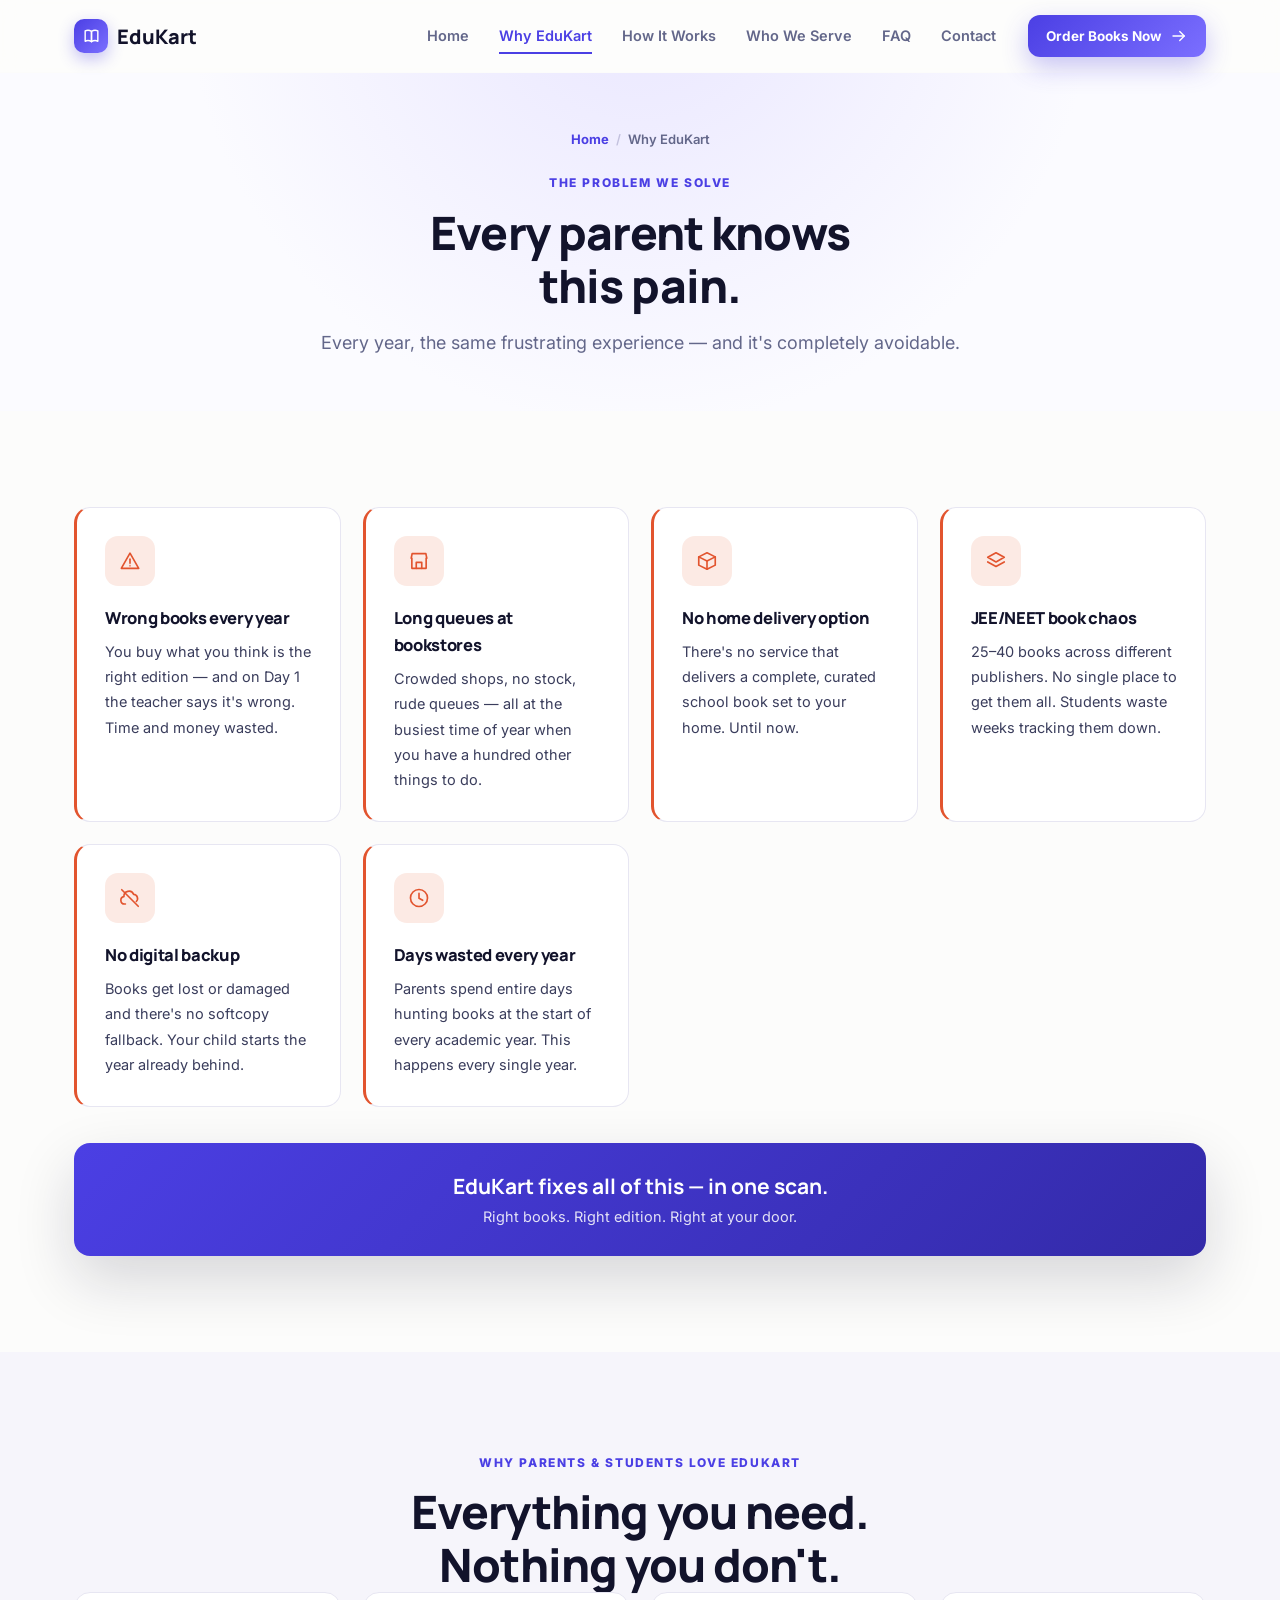
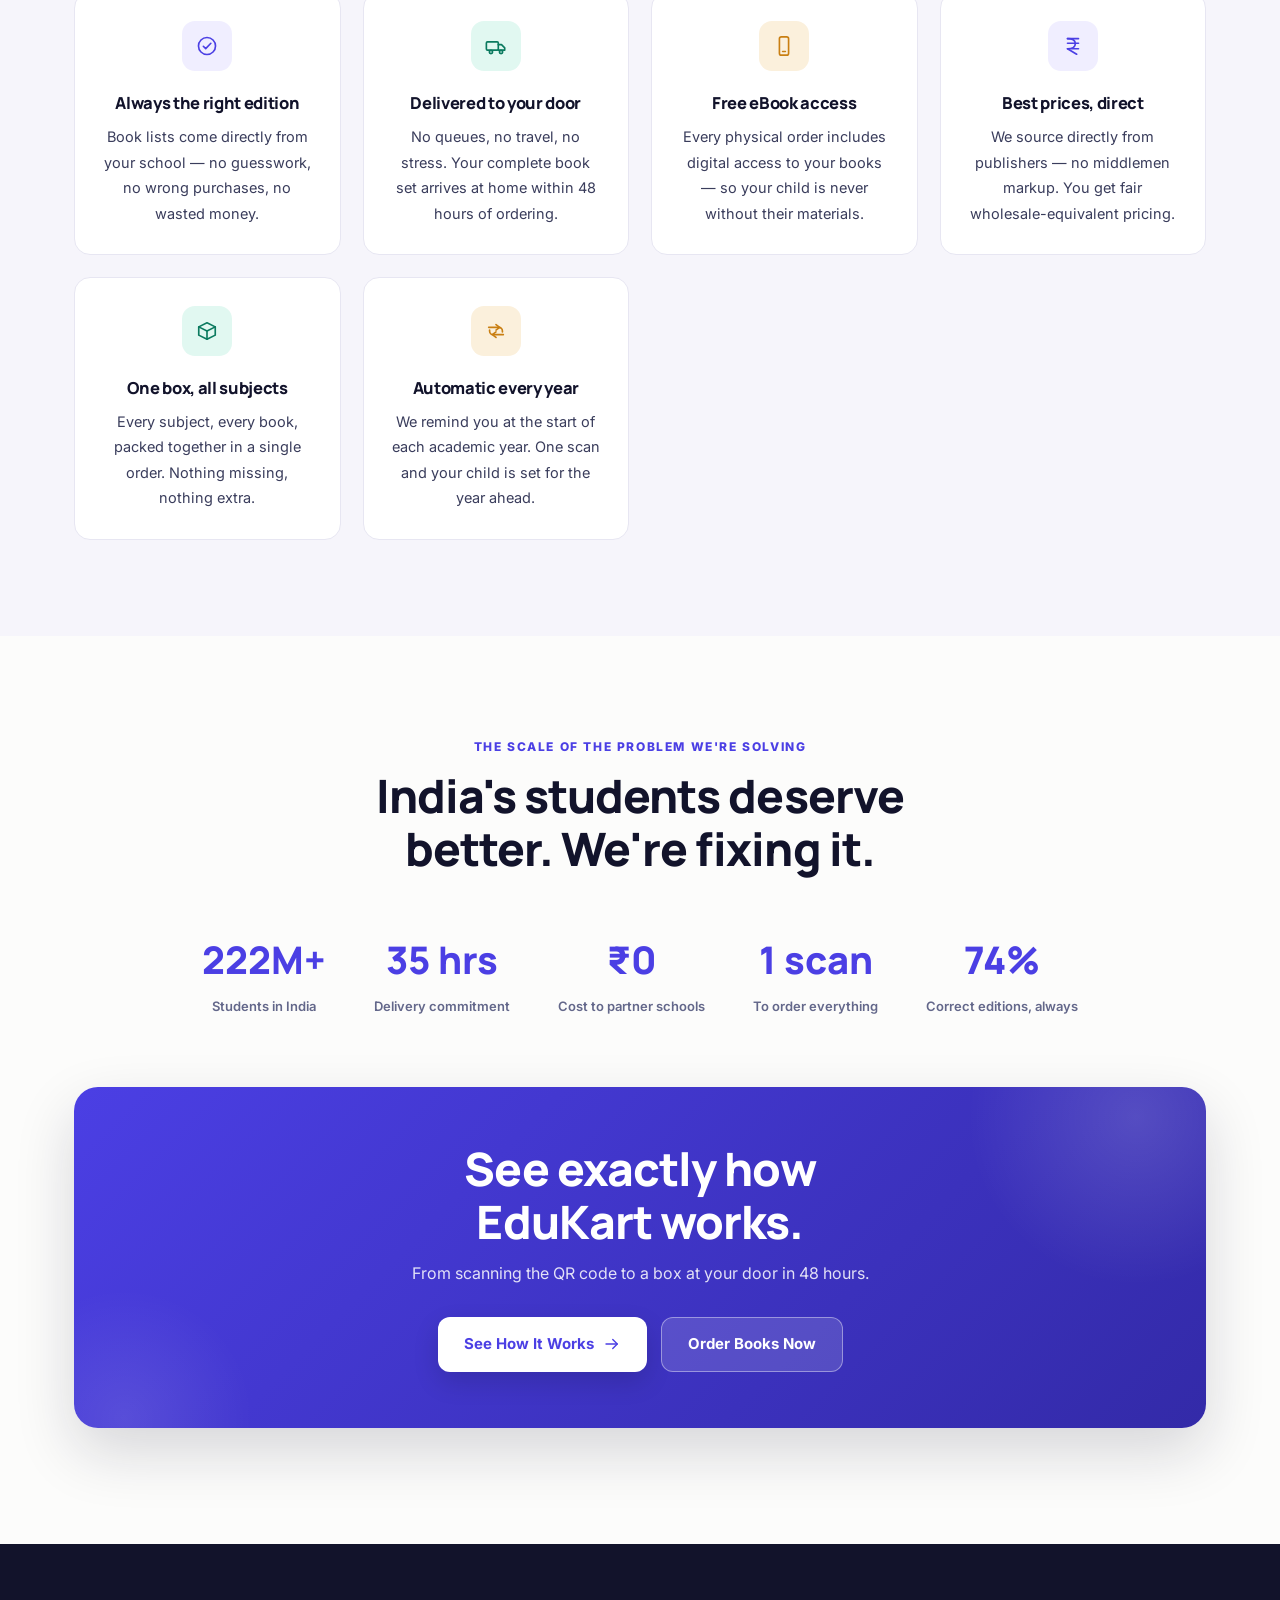
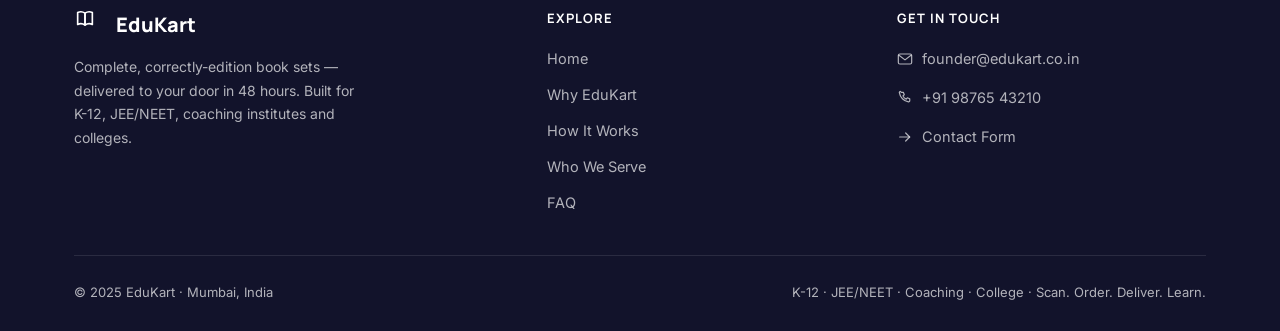
<file: about.html>
<!DOCTYPE html>
<html lang="en">
<head>
<meta charset="UTF-8">
<meta name="viewport" content="width=device-width, initial-scale=1.0">
<title>Why EduKart — The Problem We Solve</title>
<meta name="description" content="Every year parents face wrong editions, bookstore queues and wasted days. Here's why EduKart exists and how it fixes the problem for good.">
<meta property="og:title" content="Why EduKart — The Problem We Solve">
<meta property="og:description" content="Every year parents face wrong editions, bookstore queues and wasted days. Here's why EduKart exists.">
<meta property="og:type" content="website">
<meta property="og:url" content="https://edukart.co.in/about.html">
<meta name="twitter:card" content="summary">
<link rel="icon" type="image/svg+xml" href="data:image/svg+xml,%3Csvg xmlns='http://www.w3.org/2000/svg' viewBox='0 0 32 32'%3E%3Cdefs%3E%3ClinearGradient id='g' x1='0' y1='0' x2='1' y2='1'%3E%3Cstop offset='0' stop-color='%234B3FE4'/%3E%3Cstop offset='1' stop-color='%237B6FFF'/%3E%3C/linearGradient%3E%3C/defs%3E%3Crect width='32' height='32' rx='8' fill='url(%23g)'/%3E%3Cpath d='M8 10c3-1.6 6.5-1.3 8 .5v11.5c-1.5-1.8-5-2.1-8-.5V10z' fill='white'/%3E%3Cpath d='M24 10c-3-1.6-6.5-1.3-8 .5v11.5c1.5-1.8 5-2.1 8-.5V10z' fill='white' fill-opacity='.82'/%3E%3C/svg%3E">
<link rel="preconnect" href="https://fonts.googleapis.com">
<link rel="preconnect" href="https://fonts.gstatic.com" crossorigin>
<link href="https://fonts.googleapis.com/css2?family=Manrope:wght@700;800&family=Inter:wght@400;500;600;700&display=swap" rel="stylesheet">
<link rel="stylesheet" href="assets/style.css">
<script>document.documentElement.classList.add('js');</script>
</head>
<body>
<a href="#main" class="skip-link">Skip to content</a>

<svg style="display:none">
<symbol id="i-book" viewBox="0 0 24 24"><path d="M4 5c2.5-1.3 5.5-1.1 8 .6v13c-2.5-1.7-5.5-1.9-8-.6V5z"/><path d="M20 5c-2.5-1.3-5.5-1.1-8 .6v13c2.5-1.7 5.5-1.9 8-.6V5z"/></symbol>
<symbol id="i-truck" viewBox="0 0 24 24"><rect x="1.5" y="7.5" width="13" height="9" rx="1.2"/><path d="M14.5 10.5H18l3.5 3.5v2.5h-7"/><circle cx="6.5" cy="18.5" r="1.8"/><circle cx="17.5" cy="18.5" r="1.8"/></symbol>
<symbol id="i-phone-device" viewBox="0 0 24 24"><rect x="7" y="2" width="10" height="20" rx="2.2"/><line x1="10.5" y1="18" x2="13.5" y2="18"/></symbol>
<symbol id="i-package" viewBox="0 0 24 24"><path d="M12 3 3 7.5v9L12 21l9-4.5v-9L12 3z"/><path d="M3 7.5 12 12l9-4.5"/><line x1="12" y1="12" x2="12" y2="21"/></symbol>
<symbol id="i-check-circle" viewBox="0 0 24 24"><circle cx="12" cy="12" r="9.3"/><path d="M8 12.3l2.6 2.6L16.2 9"/></symbol>
<symbol id="i-store" viewBox="0 0 24 24"><path d="M3.5 9 4.5 4h15l1 5"/><path d="M4.2 9v11h15.6V9"/><path d="M9 20v-6.5h6V20"/></symbol>
<symbol id="i-layers" viewBox="0 0 24 24"><path d="M12 3 3 8l9 5 9-5-9-5z"/><path d="M3 13l9 5 9-5"/></symbol>
<symbol id="i-clock" viewBox="0 0 24 24"><circle cx="12" cy="12" r="9.3"/><path d="M12 7v5.3l4 2.2"/></symbol>
<symbol id="i-mail" viewBox="0 0 24 24"><rect x="2" y="4.5" width="20" height="15" rx="2.2"/><path d="M3 6.5l9 6.8 9-6.8"/></symbol>
<symbol id="i-phone" viewBox="0 0 24 24"><path d="M6.5 3.5h3l1.4 3.6-2 1.7c.9 2.3 2.6 4 4.9 4.9l1.7-2 3.6 1.4v3c0 1-.9 1.8-1.9 1.6-7-1.1-12.6-6.7-13.7-13.7-.2-1 .6-1.9 1.6-1.9z"/></symbol>
<symbol id="i-chevron-down" viewBox="0 0 24 24"><polyline points="6 9 12 15.5 18 9"/></symbol>
<symbol id="i-menu" viewBox="0 0 24 24"><line x1="3" y1="6.5" x2="21" y2="6.5"/><line x1="3" y1="12" x2="21" y2="12"/><line x1="3" y1="17.5" x2="21" y2="17.5"/></symbol>
<symbol id="i-x" viewBox="0 0 24 24"><line x1="5" y1="5" x2="19" y2="19"/><line x1="19" y1="5" x2="5" y2="19"/></symbol>
<symbol id="i-arrow-right" viewBox="0 0 24 24"><line x1="4" y1="12" x2="19" y2="12"/><polyline points="13 6 19 12 13 18"/></symbol>
<symbol id="i-alert" viewBox="0 0 24 24"><path d="M12 3.5 21.5 20h-19L12 3.5z"/><line x1="12" y1="10" x2="12" y2="14.5"/><circle cx="12" cy="17.2" r=".2"/></symbol>
<symbol id="i-cloud-off" viewBox="0 0 24 24"><path d="M7 18.5H6a4 4 0 0 1-.6-7.95A5.5 5.5 0 0 1 16 8.1a4.5 4.5 0 0 1 2.9 7.7"/><line x1="3" y1="3" x2="21" y2="21"/></symbol>
<symbol id="i-repeat" viewBox="0 0 24 24"><path d="M4 8h11a4 4 0 0 1 4 4v1"/><polyline points="12 5 16 8 12 11"/><path d="M20 16H9a4 4 0 0 1-4-4v-1"/><polyline points="12 19 8 16 12 13"/></symbol>
<symbol id="i-rupee" viewBox="0 0 24 24"><line x1="6" y1="4" x2="18" y2="4"/><line x1="6" y1="9" x2="18" y2="9"/><path d="M6 4c6 0 8.5 2 8.5 5.5S12 15 6 15h12"/><line x1="6" y1="15" x2="16" y2="21"/></symbol>
</svg>

<header class="site-header" id="siteHeader">
  <nav class="nav container">
    <a href="index.html" class="nav-logo"><span class="logo-mark"><svg class="icon" viewBox="0 0 24 24"><use href="#i-book"/></svg></span>EduKart</a>
    <button class="nav-toggle" id="navToggle" aria-label="Toggle menu" aria-expanded="false">
      <svg class="icon icon-menu" viewBox="0 0 24 24"><use href="#i-menu"/></svg>
      <svg class="icon icon-x" viewBox="0 0 24 24"><use href="#i-x"/></svg>
    </button>
    <div class="nav-panel" id="navPanel">
      <div class="nav-links">
        <a href="index.html">Home</a>
        <a href="about.html" class="active">Why EduKart</a>
        <a href="how-it-works.html">How It Works</a>
        <a href="who-we-serve.html">Who We Serve</a>
        <a href="faq.html">FAQ</a>
        <a href="contact.html">Contact</a>
      </div>
      <a class="btn btn-primary btn-sm" href="contact.html">Order Books Now <svg class="icon icon-sm" viewBox="0 0 24 24"><use href="#i-arrow-right"/></svg></a>
    </div>
  </nav>
</header>

<div class="page-header">
  <div class="container">
    <div class="breadcrumb"><a href="index.html">Home</a><span>/</span>Why EduKart</div>
    <div class="eyebrow">The Problem We Solve</div>
    <h2>Every parent knows<br>this pain.</h2>
    <p class="subtitle max-w">Every year, the same frustrating experience — and it's completely avoidable.</p>
  </div>
</div>

<main id="main">
<!-- PROBLEM -->
<section class="section">
  <div class="container">
    <div class="grid grid-3">
      <div class="card problem-card reveal"><div class="icon-badge coral"><svg class="icon" viewBox="0 0 24 24"><use href="#i-alert"/></svg></div><h3>Wrong books every year</h3><p>You buy what you think is the right edition — and on Day 1 the teacher says it's wrong. Time and money wasted.</p></div>
      <div class="card problem-card reveal reveal-delay-1"><div class="icon-badge coral"><svg class="icon" viewBox="0 0 24 24"><use href="#i-store"/></svg></div><h3>Long queues at bookstores</h3><p>Crowded shops, no stock, rude queues — all at the busiest time of year when you have a hundred other things to do.</p></div>
      <div class="card problem-card reveal reveal-delay-2"><div class="icon-badge coral"><svg class="icon" viewBox="0 0 24 24"><use href="#i-package"/></svg></div><h3>No home delivery option</h3><p>There's no service that delivers a complete, curated school book set to your home. Until now.</p></div>
      <div class="card problem-card reveal"><div class="icon-badge coral"><svg class="icon" viewBox="0 0 24 24"><use href="#i-layers"/></svg></div><h3>JEE/NEET book chaos</h3><p>25–40 books across different publishers. No single place to get them all. Students waste weeks tracking them down.</p></div>
      <div class="card problem-card reveal reveal-delay-1"><div class="icon-badge coral"><svg class="icon" viewBox="0 0 24 24"><use href="#i-cloud-off"/></svg></div><h3>No digital backup</h3><p>Books get lost or damaged and there's no softcopy fallback. Your child starts the year already behind.</p></div>
      <div class="card problem-card reveal reveal-delay-2"><div class="icon-badge coral"><svg class="icon" viewBox="0 0 24 24"><use href="#i-clock"/></svg></div><h3>Days wasted every year</h3><p>Parents spend entire days hunting books at the start of every academic year. This happens every single year.</p></div>
    </div>
    <div class="problem-banner reveal"><strong>EduKart fixes all of this — in one scan.</strong><span>Right books. Right edition. Right at your door.</span></div>
  </div>
</section>

<!-- BENEFITS -->
<section class="section section-alt">
  <div class="container">
    <div class="center max-w section-head reveal">
      <div class="eyebrow">Why Parents & Students Love EduKart</div>
      <h2>Everything you need.<br>Nothing you don't.</h2>
    </div>
    <div class="grid grid-3">
      <div class="card center reveal">
        <div class="icon-badge indigo" style="margin-left:auto;margin-right:auto"><svg class="icon" viewBox="0 0 24 24"><use href="#i-check-circle"/></svg></div>
        <h3>Always the right edition</h3>
        <p>Book lists come directly from your school — no guesswork, no wrong purchases, no wasted money.</p>
      </div>
      <div class="card center reveal reveal-delay-1">
        <div class="icon-badge teal" style="margin-left:auto;margin-right:auto"><svg class="icon" viewBox="0 0 24 24"><use href="#i-truck"/></svg></div>
        <h3>Delivered to your door</h3>
        <p>No queues, no travel, no stress. Your complete book set arrives at home within 48 hours of ordering.</p>
      </div>
      <div class="card center reveal reveal-delay-2">
        <div class="icon-badge amber" style="margin-left:auto;margin-right:auto"><svg class="icon" viewBox="0 0 24 24"><use href="#i-phone-device"/></svg></div>
        <h3>Free eBook access</h3>
        <p>Every physical order includes digital access to your books — so your child is never without their materials.</p>
      </div>
      <div class="card center reveal">
        <div class="icon-badge indigo" style="margin-left:auto;margin-right:auto"><svg class="icon" viewBox="0 0 24 24"><use href="#i-rupee"/></svg></div>
        <h3>Best prices, direct</h3>
        <p>We source directly from publishers — no middlemen markup. You get fair wholesale-equivalent pricing.</p>
      </div>
      <div class="card center reveal reveal-delay-1">
        <div class="icon-badge teal" style="margin-left:auto;margin-right:auto"><svg class="icon" viewBox="0 0 24 24"><use href="#i-package"/></svg></div>
        <h3>One box, all subjects</h3>
        <p>Every subject, every book, packed together in a single order. Nothing missing, nothing extra.</p>
      </div>
      <div class="card center reveal reveal-delay-2">
        <div class="icon-badge amber" style="margin-left:auto;margin-right:auto"><svg class="icon" viewBox="0 0 24 24"><use href="#i-repeat"/></svg></div>
        <h3>Automatic every year</h3>
        <p>We remind you at the start of each academic year. One scan and your child is set for the year ahead.</p>
      </div>
    </div>
  </div>
</section>

<!-- TRUST NUMBERS -->
<section class="section">
  <div class="container">
    <div class="center max-w section-head reveal">
      <div class="eyebrow">The Scale of the Problem We're Solving</div>
      <h2>India's students deserve<br>better. We're fixing it.</h2>
    </div>
    <div class="trust-bar reveal">
      <div class="trust-item"><div class="trust-num" data-count="300" data-suffix="M+">0</div><div class="trust-lbl">Students in India</div></div>
      <div class="trust-item"><div class="trust-num" data-count="48" data-suffix=" hrs">0</div><div class="trust-lbl">Delivery commitment</div></div>
      <div class="trust-item"><div class="trust-num">₹0</div><div class="trust-lbl">Cost to partner schools</div></div>
      <div class="trust-item"><div class="trust-num" data-count="1" data-suffix=" scan">0</div><div class="trust-lbl">To order everything</div></div>
      <div class="trust-item"><div class="trust-num" data-count="100" data-suffix="%">0</div><div class="trust-lbl">Correct editions, always</div></div>
    </div>
    <div class="cta-banner reveal">
      <div class="container">
        <h2>See exactly how<br>EduKart works.</h2>
        <p>From scanning the QR code to a box at your door in 48 hours.</p>
        <div class="btn-row">
          <a class="btn btn-white" href="how-it-works.html">See How It Works <svg class="icon" viewBox="0 0 24 24"><use href="#i-arrow-right"/></svg></a>
          <a class="btn btn-invert" href="contact.html">Order Books Now</a>
        </div>
      </div>
    </div>
  </div>
</section>
</main>

<footer>
  <div class="container">
    <div class="footer-grid">
      <div>
        <div class="footer-brand"><span class="logo-mark"><svg class="icon" viewBox="0 0 24 24"><use href="#i-book"/></svg></span>EduKart</div>
        <p class="footer-tag">Complete, correctly-edition book sets — delivered to your door in 48 hours. Built for K-12, JEE/NEET, coaching institutes and colleges.</p>
      </div>
      <div class="footer-col">
        <h4>Explore</h4>
        <ul>
          <li><a href="index.html">Home</a></li>
          <li><a href="about.html">Why EduKart</a></li>
          <li><a href="how-it-works.html">How It Works</a></li>
          <li><a href="who-we-serve.html">Who We Serve</a></li>
          <li><a href="faq.html">FAQ</a></li>
        </ul>
      </div>
      <div class="footer-col">
        <h4>Get in Touch</h4>
        <ul>
          <li><a href="mailto:founder@edukart.co.in"><svg class="icon icon-sm" viewBox="0 0 24 24"><use href="#i-mail"/></svg>founder@edukart.co.in</a></li>
          <li><a href="tel:+919876543210"><svg class="icon icon-sm" viewBox="0 0 24 24"><use href="#i-phone"/></svg>+91 98765 43210</a></li>
          <li><a href="contact.html"><svg class="icon icon-sm" viewBox="0 0 24 24"><use href="#i-arrow-right"/></svg>Contact Form</a></li>
        </ul>
      </div>
    </div>
    <div class="footer-bottom">
      <span>© 2025 EduKart · Mumbai, India</span>
      <span>K-12 · JEE/NEET · Coaching · College · Scan. Order. Deliver. Learn.</span>
    </div>
  </div>
</footer>

<button class="back-to-top" id="backToTop" aria-label="Back to top"><svg class="icon" viewBox="0 0 24 24" style="transform:rotate(-90deg)"><use href="#i-arrow-right"/></svg></button>

<script src="assets/main.js"></script>
</body>
</html>
</file>
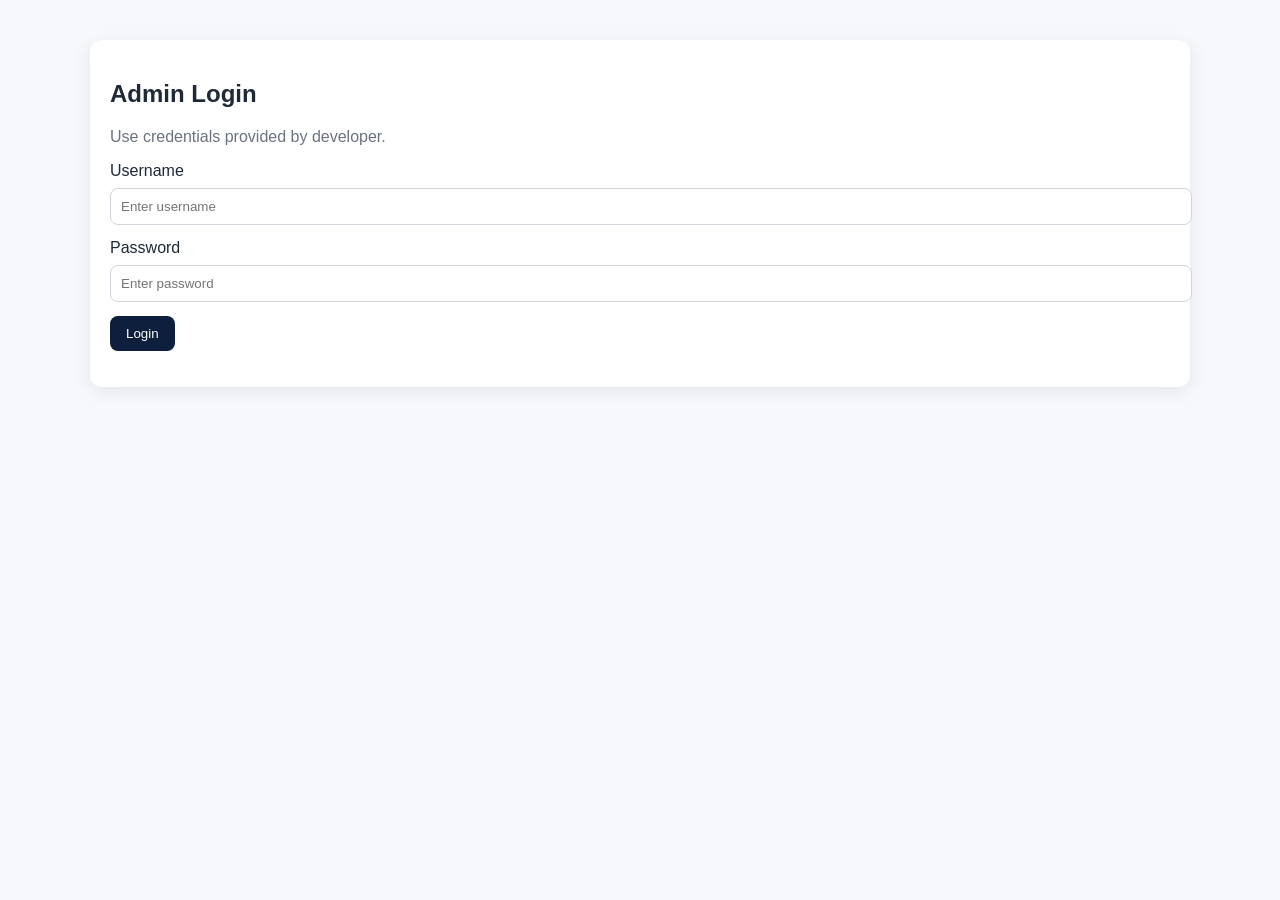
<file: admin.html>
<!DOCTYPE html>
<html lang="en">
<head>
  <meta charset="UTF-8" />
  <meta name="viewport" content="width=device-width, initial-scale=1.0" />
  <title>EduKart Admin</title>
  <style>
    body { font-family: Arial, sans-serif; margin: 0; background:#f6f8fb; color:#1f2937; }
    .wrap { max-width: 1100px; margin: 40px auto; padding: 0 20px; }
    .card { background: #fff; border-radius: 12px; padding: 20px; box-shadow: 0 4px 18px rgba(0,0,0,.08); }
    input { width: 100%; padding: 10px; margin: 8px 0 14px; border:1px solid #d1d5db; border-radius: 8px; }
    button { background:#0D1F3C; color:#fff; border:none; border-radius:8px; padding:10px 16px; cursor:pointer; }
    button.secondary { background:#E8A020; color:#0D1F3C; }
    table { width:100%; border-collapse: collapse; margin-top:16px; font-size:14px; }
    th, td { border:1px solid #e5e7eb; padding:10px; text-align:left; vertical-align:top; }
    th { background:#f3f4f6; }
    .toolbar { display:flex; justify-content:space-between; align-items:center; gap:12px; flex-wrap:wrap; }
    .hidden { display:none; }
    .muted { color:#6b7280; }
  </style>
</head>
<body>
  <div class="wrap">
    <div id="loginCard" class="card">
      <h2>Admin Login</h2>
      <p class="muted">Use credentials provided by developer.</p>
      <label>Username</label>
      <input id="username" type="text" placeholder="Enter username" />
      <label>Password</label>
      <input id="password" type="password" placeholder="Enter password" />
      <button id="loginBtn">Login</button>
      <p id="loginError" class="muted"></p>
    </div>

    <div id="adminCard" class="card hidden">
      <div class="toolbar">
        <h2>All Form Responses</h2>
        <div>
          <button class="secondary" id="exportBtn">Export to Excel (CSV)</button>
          <button id="logoutBtn">Logout</button>
        </div>
      </div>
      <p class="muted" id="count"></p>
      <div style="overflow:auto;">
        <table id="responseTable"></table>
      </div>
    </div>
  </div>

  <script>
    const ADMIN_USER = 'itsme';
    const ADMIN_PASS = 'Password';
    const RESPONSES_KEY = 'edukartResponses';

    const loginCard = document.getElementById('loginCard');
    const adminCard = document.getElementById('adminCard');
    const loginError = document.getElementById('loginError');

    function renderTable() {
      const table = document.getElementById('responseTable');
      const count = document.getElementById('count');
      const responses = JSON.parse(localStorage.getItem(RESPONSES_KEY) || '[]');
      count.textContent = `Total responses: ${responses.length}`;

      if (!responses.length) {
        table.innerHTML = '<tr><td>No responses found yet.</td></tr>';
        return;
      }

      const cols = [...new Set(responses.flatMap(r => Object.keys(r)))];
      const head = `<tr>${cols.map(c => `<th>${c}</th>`).join('')}</tr>`;
      const rows = responses.map(r => `<tr>${cols.map(c => `<td>${(r[c] ?? '').toString().replace(/</g, '&lt;')}</td>`).join('')}</tr>`).join('');
      table.innerHTML = head + rows;
    }

    function exportCSV() {
      const responses = JSON.parse(localStorage.getItem(RESPONSES_KEY) || '[]');
      if (!responses.length) return alert('No data to export.');

      const cols = [...new Set(responses.flatMap(r => Object.keys(r)))];
      const esc = val => `"${String(val ?? '').replace(/"/g, '""')}"`;
      const csv = [cols.join(','), ...responses.map(r => cols.map(c => esc(r[c])).join(','))].join('\n');
      const blob = new Blob([csv], { type: 'text/csv;charset=utf-8;' });
      const link = document.createElement('a');
      link.href = URL.createObjectURL(blob);
      link.download = `edukart-responses-${new Date().toISOString().slice(0,10)}.csv`;
      link.click();
      URL.revokeObjectURL(link.href);
    }

    document.getElementById('loginBtn').addEventListener('click', () => {
      const user = document.getElementById('username').value.trim();
      const pass = document.getElementById('password').value;
      if (user === ADMIN_USER && pass === ADMIN_PASS) {
        loginCard.classList.add('hidden');
        adminCard.classList.remove('hidden');
        loginError.textContent = '';
        renderTable();
      } else {
        loginError.textContent = 'Invalid username or password.';
      }
    });

    document.getElementById('logoutBtn').addEventListener('click', () => {
      adminCard.classList.add('hidden');
      loginCard.classList.remove('hidden');
    });

    document.getElementById('exportBtn').addEventListener('click', exportCSV);
  </script>
</body>
</html>
</file>
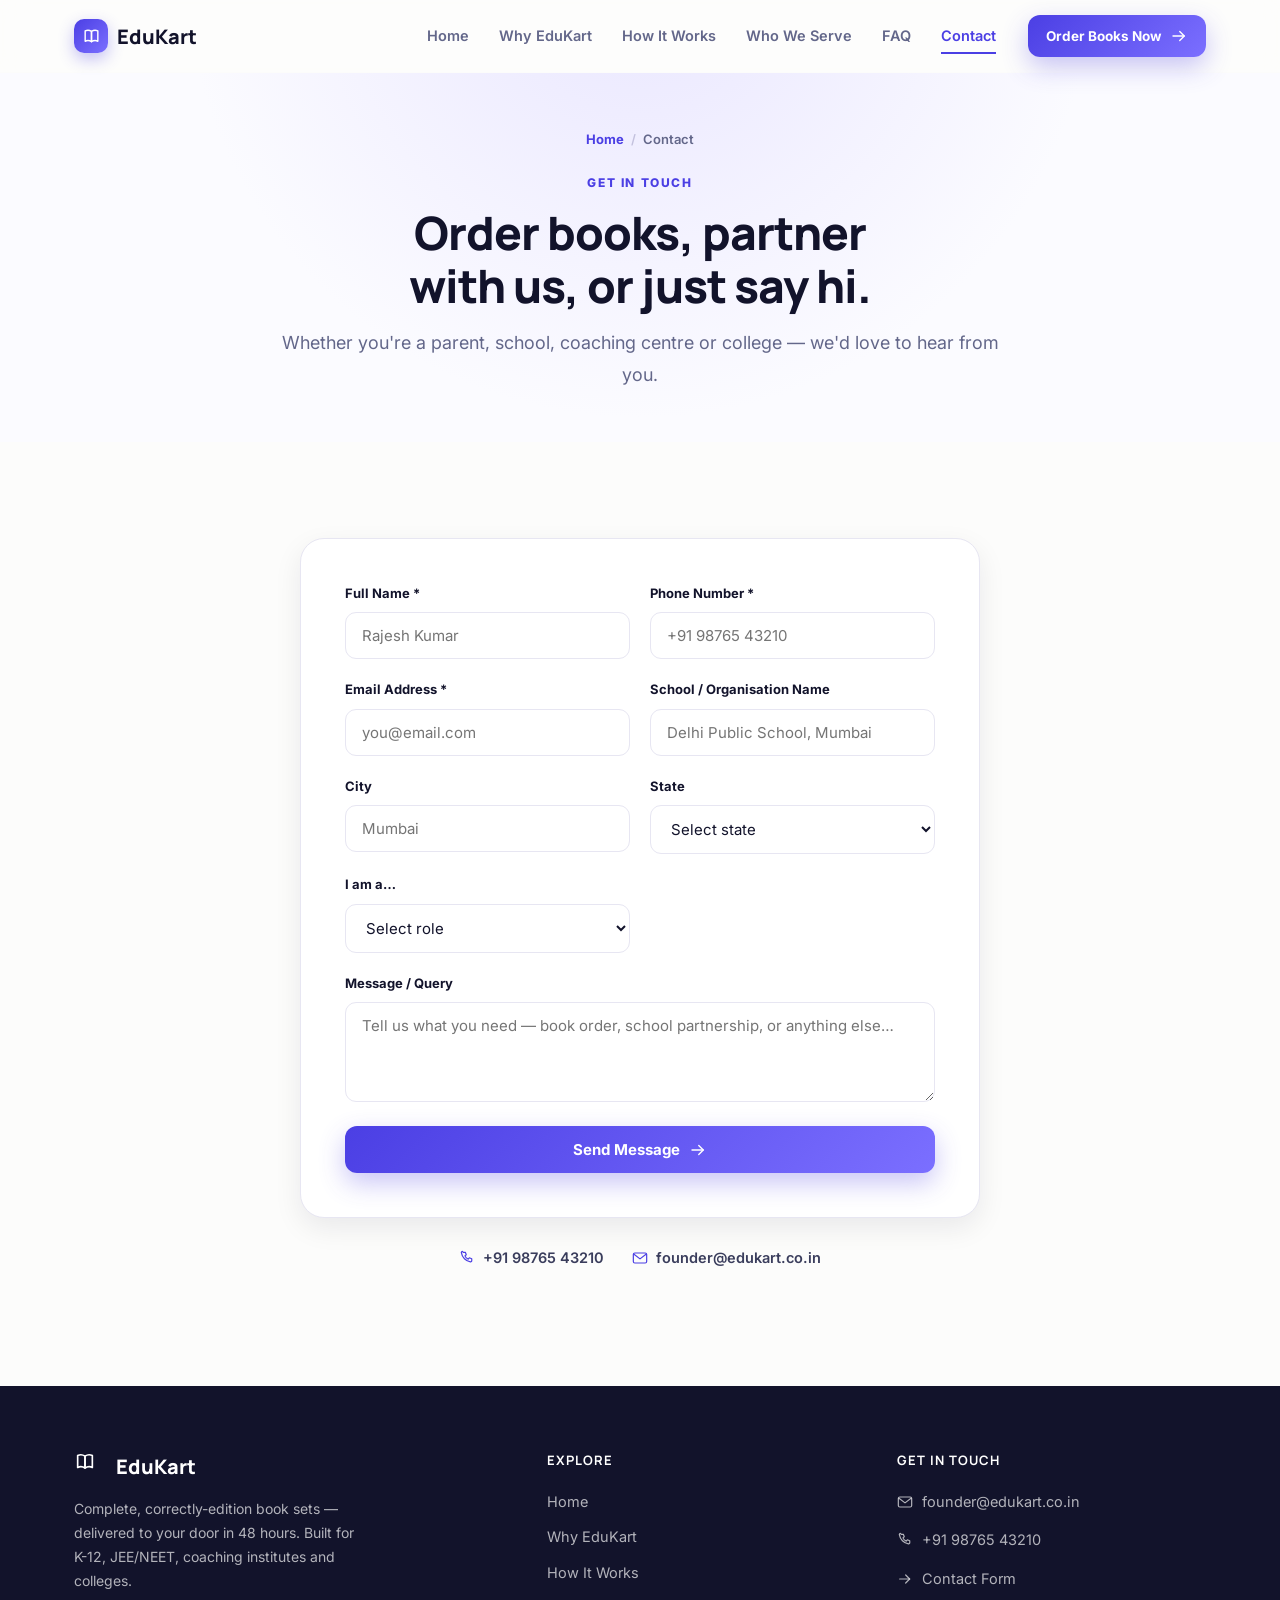
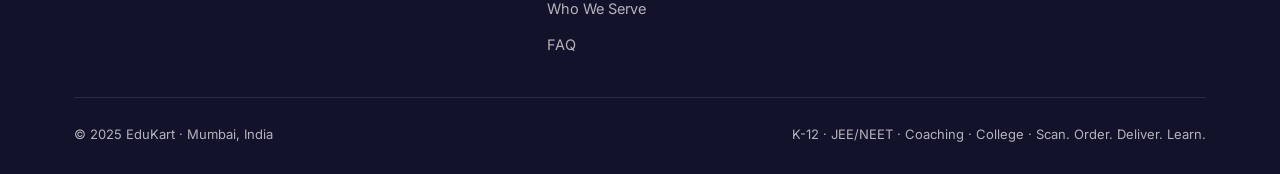
<file: contact.html>
<!DOCTYPE html>
<html lang="en">
<head>
<meta charset="UTF-8">
<meta name="viewport" content="width=device-width, initial-scale=1.0">
<title>Contact Us — EduKart</title>
<meta name="description" content="Order books, partner your school or coaching centre with EduKart, or just say hi. We'd love to hear from you.">
<meta property="og:title" content="Contact Us — EduKart">
<meta property="og:description" content="Order books, partner your school or coaching centre with EduKart, or just say hi.">
<meta property="og:type" content="website">
<meta property="og:url" content="https://edukart.co.in/contact.html">
<meta name="twitter:card" content="summary">
<link rel="icon" type="image/svg+xml" href="data:image/svg+xml,%3Csvg xmlns='http://www.w3.org/2000/svg' viewBox='0 0 32 32'%3E%3Cdefs%3E%3ClinearGradient id='g' x1='0' y1='0' x2='1' y2='1'%3E%3Cstop offset='0' stop-color='%234B3FE4'/%3E%3Cstop offset='1' stop-color='%237B6FFF'/%3E%3C/linearGradient%3E%3C/defs%3E%3Crect width='32' height='32' rx='8' fill='url(%23g)'/%3E%3Cpath d='M8 10c3-1.6 6.5-1.3 8 .5v11.5c-1.5-1.8-5-2.1-8-.5V10z' fill='white'/%3E%3Cpath d='M24 10c-3-1.6-6.5-1.3-8 .5v11.5c1.5-1.8 5-2.1 8-.5V10z' fill='white' fill-opacity='.82'/%3E%3C/svg%3E">
<link rel="preconnect" href="https://fonts.googleapis.com">
<link rel="preconnect" href="https://fonts.gstatic.com" crossorigin>
<link href="https://fonts.googleapis.com/css2?family=Manrope:wght@700;800&family=Inter:wght@400;500;600;700&display=swap" rel="stylesheet">
<link rel="stylesheet" href="assets/style.css">
<script>document.documentElement.classList.add('js');</script>
</head>
<body>
<a href="#main" class="skip-link">Skip to content</a>

<svg style="display:none">
<symbol id="i-book" viewBox="0 0 24 24"><path d="M4 5c2.5-1.3 5.5-1.1 8 .6v13c-2.5-1.7-5.5-1.9-8-.6V5z"/><path d="M20 5c-2.5-1.3-5.5-1.1-8 .6v13c2.5-1.7 5.5-1.9 8-.6V5z"/></symbol>
<symbol id="i-mail" viewBox="0 0 24 24"><rect x="2" y="4.5" width="20" height="15" rx="2.2"/><path d="M3 6.5l9 6.8 9-6.8"/></symbol>
<symbol id="i-phone" viewBox="0 0 24 24"><path d="M6.5 3.5h3l1.4 3.6-2 1.7c.9 2.3 2.6 4 4.9 4.9l1.7-2 3.6 1.4v3c0 1-.9 1.8-1.9 1.6-7-1.1-12.6-6.7-13.7-13.7-.2-1 .6-1.9 1.6-1.9z"/></symbol>
<symbol id="i-menu" viewBox="0 0 24 24"><line x1="3" y1="6.5" x2="21" y2="6.5"/><line x1="3" y1="12" x2="21" y2="12"/><line x1="3" y1="17.5" x2="21" y2="17.5"/></symbol>
<symbol id="i-x" viewBox="0 0 24 24"><line x1="5" y1="5" x2="19" y2="19"/><line x1="19" y1="5" x2="5" y2="19"/></symbol>
<symbol id="i-arrow-right" viewBox="0 0 24 24"><line x1="4" y1="12" x2="19" y2="12"/><polyline points="13 6 19 12 13 18"/></symbol>
<symbol id="i-check-circle" viewBox="0 0 24 24"><circle cx="12" cy="12" r="9.3"/><path d="M8 12.3l2.6 2.6L16.2 9"/></symbol>
<symbol id="i-alert" viewBox="0 0 24 24"><path d="M12 3.5 21.5 20h-19L12 3.5z"/><line x1="12" y1="10" x2="12" y2="14.5"/><circle cx="12" cy="17.2" r=".2"/></symbol>
</svg>

<header class="site-header" id="siteHeader">
  <nav class="nav container">
    <a href="index.html" class="nav-logo"><span class="logo-mark"><svg class="icon" viewBox="0 0 24 24"><use href="#i-book"/></svg></span>EduKart</a>
    <button class="nav-toggle" id="navToggle" aria-label="Toggle menu" aria-expanded="false">
      <svg class="icon icon-menu" viewBox="0 0 24 24"><use href="#i-menu"/></svg>
      <svg class="icon icon-x" viewBox="0 0 24 24"><use href="#i-x"/></svg>
    </button>
    <div class="nav-panel" id="navPanel">
      <div class="nav-links">
        <a href="index.html">Home</a>
        <a href="about.html">Why EduKart</a>
        <a href="how-it-works.html">How It Works</a>
        <a href="who-we-serve.html">Who We Serve</a>
        <a href="faq.html">FAQ</a>
        <a href="contact.html" class="active">Contact</a>
      </div>
      <a class="btn btn-primary btn-sm" href="contact.html">Order Books Now <svg class="icon icon-sm" viewBox="0 0 24 24"><use href="#i-arrow-right"/></svg></a>
    </div>
  </nav>
</header>

<div class="page-header">
  <div class="container">
    <div class="breadcrumb"><a href="index.html">Home</a><span>/</span>Contact</div>
    <div class="eyebrow">Get in Touch</div>
    <h2>Order books, partner<br>with us, or just say hi.</h2>
    <p class="subtitle max-w">Whether you're a parent, school, coaching centre or college — we'd love to hear from you.</p>
  </div>
</div>

<main id="main">
<section class="section">
  <div class="container">
    <div class="form-card reveal">
      <div class="form-grid">
        <div class="field">
          <label>Full Name *</label>
          <input type="text" id="f-name" placeholder="Rajesh Kumar" required>
        </div>
        <div class="field">
          <label>Phone Number *</label>
          <input type="tel" id="f-phone" placeholder="+91 98765 43210" required>
        </div>
        <div class="field">
          <label>Email Address *</label>
          <input type="email" id="f-email" placeholder="you@email.com" required>
        </div>
        <div class="field">
          <label>School / Organisation Name</label>
          <input type="text" id="f-org" placeholder="Delhi Public School, Mumbai">
        </div>
        <div class="field">
          <label>City</label>
          <input type="text" id="f-city" placeholder="Mumbai">
        </div>
        <div class="field">
          <label>State</label>
          <select id="f-state">
            <option value="">Select state</option>
            <option>Andhra Pradesh</option>
            <option>Arunachal Pradesh</option>
            <option>Assam</option>
            <option>Bihar</option>
            <option>Chhattisgarh</option>
            <option>Goa</option>
            <option>Gujarat</option>
            <option>Haryana</option>
            <option>Himachal Pradesh</option>
            <option>Jharkhand</option>
            <option>Karnataka</option>
            <option>Kerala</option>
            <option>Madhya Pradesh</option>
            <option>Maharashtra</option>
            <option>Manipur</option>
            <option>Meghalaya</option>
            <option>Mizoram</option>
            <option>Nagaland</option>
            <option>Odisha</option>
            <option>Punjab</option>
            <option>Rajasthan</option>
            <option>Sikkim</option>
            <option>Tamil Nadu</option>
            <option>Telangana</option>
            <option>Tripura</option>
            <option>Uttar Pradesh</option>
            <option>Uttarakhand</option>
            <option>West Bengal</option>
            <option>Delhi (NCT)</option>
            <option>Jammu & Kashmir</option>
            <option>Ladakh</option>
            <option>Chandigarh</option>
            <option>Puducherry</option>
          </select>
        </div>
        <div class="field">
          <label>I am a…</label>
          <select id="f-type">
            <option value="">Select role</option>
            <option>Parent</option>
            <option>Student</option>
            <option>School Principal / Admin</option>
            <option>Coaching Institute Owner</option>
            <option>College Admin</option>
            <option>Other</option>
          </select>
        </div>
        <div class="field full">
          <label>Message / Query</label>
          <textarea id="f-msg" placeholder="Tell us what you need — book order, school partnership, or anything else…"></textarea>
        </div>
      </div>
      <button class="btn btn-primary btn-block" id="submit-btn" onclick="submitForm()" style="margin-top:24px">Send Message <svg class="icon" viewBox="0 0 24 24"><use href="#i-arrow-right"/></svg></button>
      <div class="form-msg" id="form-msg"></div>
    </div>
    <div class="contact-info-row reveal">
      <a href="tel:+919876543210"><svg class="icon icon-sm" viewBox="0 0 24 24"><use href="#i-phone"/></svg>+91 98765 43210</a>
      <a href="mailto:founder@edukart.co.in"><svg class="icon icon-sm" viewBox="0 0 24 24"><use href="#i-mail"/></svg>founder@edukart.co.in</a>
    </div>
  </div>
</section>
</main>

<footer>
  <div class="container">
    <div class="footer-grid">
      <div>
        <div class="footer-brand"><span class="logo-mark"><svg class="icon" viewBox="0 0 24 24"><use href="#i-book"/></svg></span>EduKart</div>
        <p class="footer-tag">Complete, correctly-edition book sets — delivered to your door in 48 hours. Built for K-12, JEE/NEET, coaching institutes and colleges.</p>
      </div>
      <div class="footer-col">
        <h4>Explore</h4>
        <ul>
          <li><a href="index.html">Home</a></li>
          <li><a href="about.html">Why EduKart</a></li>
          <li><a href="how-it-works.html">How It Works</a></li>
          <li><a href="who-we-serve.html">Who We Serve</a></li>
          <li><a href="faq.html">FAQ</a></li>
        </ul>
      </div>
      <div class="footer-col">
        <h4>Get in Touch</h4>
        <ul>
          <li><a href="mailto:founder@edukart.co.in"><svg class="icon icon-sm" viewBox="0 0 24 24"><use href="#i-mail"/></svg>founder@edukart.co.in</a></li>
          <li><a href="tel:+919876543210"><svg class="icon icon-sm" viewBox="0 0 24 24"><use href="#i-phone"/></svg>+91 98765 43210</a></li>
          <li><a href="contact.html"><svg class="icon icon-sm" viewBox="0 0 24 24"><use href="#i-arrow-right"/></svg>Contact Form</a></li>
        </ul>
      </div>
    </div>
    <div class="footer-bottom">
      <span>© 2025 EduKart · Mumbai, India</span>
      <span>K-12 · JEE/NEET · Coaching · College · Scan. Order. Deliver. Learn.</span>
    </div>
  </div>
</footer>

<button class="back-to-top" id="backToTop" aria-label="Back to top"><svg class="icon" viewBox="0 0 24 24" style="transform:rotate(-90deg)"><use href="#i-arrow-right"/></svg></button>

<script src="assets/main.js"></script>
</body>
</html>
</file>
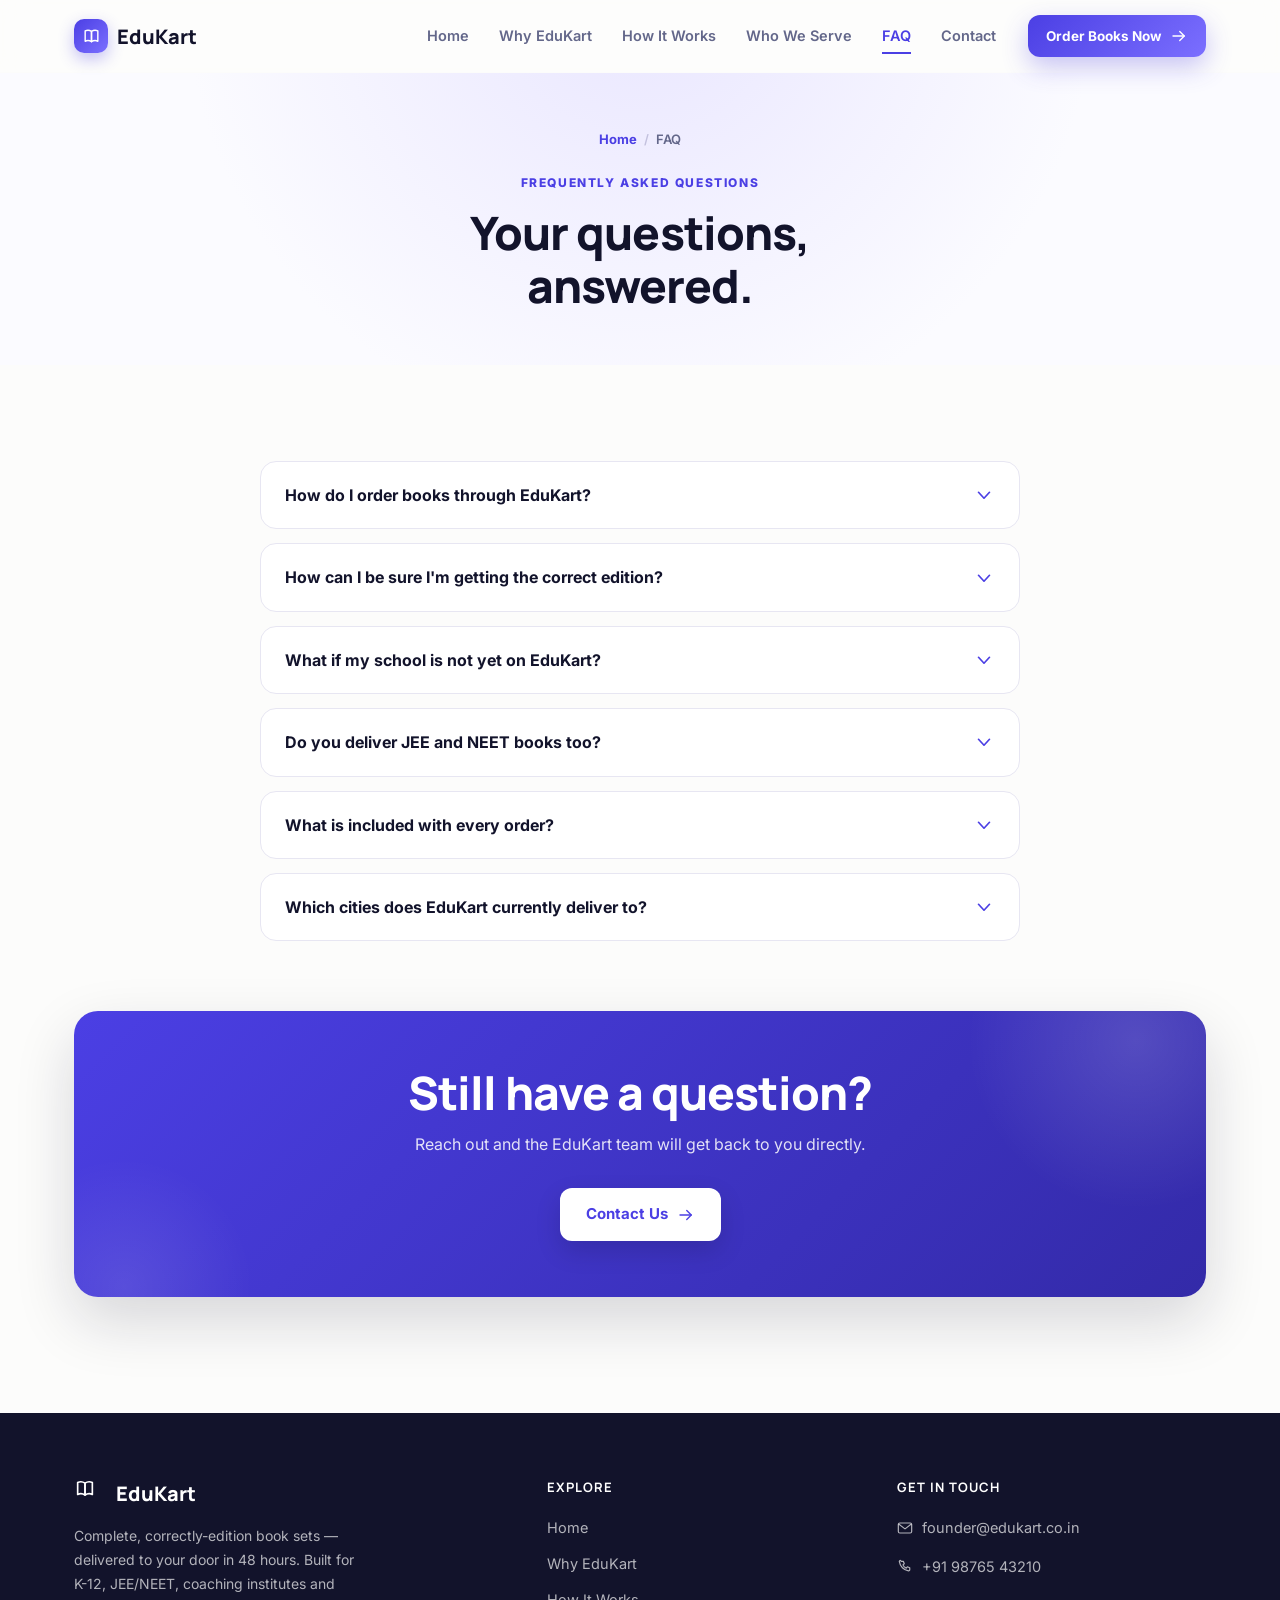
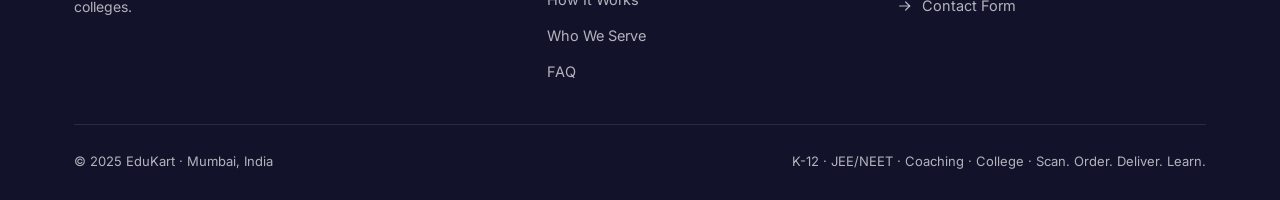
<file: faq.html>
<!DOCTYPE html>
<html lang="en">
<head>
<meta charset="UTF-8">
<meta name="viewport" content="width=device-width, initial-scale=1.0">
<title>FAQ — EduKart</title>
<meta name="description" content="Answers to common questions about EduKart's book delivery service — ordering, editions, coverage cities, and what's included.">
<meta property="og:title" content="FAQ — EduKart">
<meta property="og:description" content="Answers to common questions about EduKart's book delivery service.">
<meta property="og:type" content="website">
<meta property="og:url" content="https://edukart.co.in/faq.html">
<meta name="twitter:card" content="summary">
<link rel="icon" type="image/svg+xml" href="data:image/svg+xml,%3Csvg xmlns='http://www.w3.org/2000/svg' viewBox='0 0 32 32'%3E%3Cdefs%3E%3ClinearGradient id='g' x1='0' y1='0' x2='1' y2='1'%3E%3Cstop offset='0' stop-color='%234B3FE4'/%3E%3Cstop offset='1' stop-color='%237B6FFF'/%3E%3C/linearGradient%3E%3C/defs%3E%3Crect width='32' height='32' rx='8' fill='url(%23g)'/%3E%3Cpath d='M8 10c3-1.6 6.5-1.3 8 .5v11.5c-1.5-1.8-5-2.1-8-.5V10z' fill='white'/%3E%3Cpath d='M24 10c-3-1.6-6.5-1.3-8 .5v11.5c1.5-1.8 5-2.1 8-.5V10z' fill='white' fill-opacity='.82'/%3E%3C/svg%3E">
<link rel="preconnect" href="https://fonts.googleapis.com">
<link rel="preconnect" href="https://fonts.gstatic.com" crossorigin>
<link href="https://fonts.googleapis.com/css2?family=Manrope:wght@700;800&family=Inter:wght@400;500;600;700&display=swap" rel="stylesheet">
<link rel="stylesheet" href="assets/style.css">
<script>document.documentElement.classList.add('js');</script>
</head>
<body>
<a href="#main" class="skip-link">Skip to content</a>

<svg style="display:none">
<symbol id="i-book" viewBox="0 0 24 24"><path d="M4 5c2.5-1.3 5.5-1.1 8 .6v13c-2.5-1.7-5.5-1.9-8-.6V5z"/><path d="M20 5c-2.5-1.3-5.5-1.1-8 .6v13c2.5-1.7 5.5-1.9 8-.6V5z"/></symbol>
<symbol id="i-mail" viewBox="0 0 24 24"><rect x="2" y="4.5" width="20" height="15" rx="2.2"/><path d="M3 6.5l9 6.8 9-6.8"/></symbol>
<symbol id="i-phone" viewBox="0 0 24 24"><path d="M6.5 3.5h3l1.4 3.6-2 1.7c.9 2.3 2.6 4 4.9 4.9l1.7-2 3.6 1.4v3c0 1-.9 1.8-1.9 1.6-7-1.1-12.6-6.7-13.7-13.7-.2-1 .6-1.9 1.6-1.9z"/></symbol>
<symbol id="i-chevron-down" viewBox="0 0 24 24"><polyline points="6 9 12 15.5 18 9"/></symbol>
<symbol id="i-menu" viewBox="0 0 24 24"><line x1="3" y1="6.5" x2="21" y2="6.5"/><line x1="3" y1="12" x2="21" y2="12"/><line x1="3" y1="17.5" x2="21" y2="17.5"/></symbol>
<symbol id="i-x" viewBox="0 0 24 24"><line x1="5" y1="5" x2="19" y2="19"/><line x1="19" y1="5" x2="5" y2="19"/></symbol>
<symbol id="i-arrow-right" viewBox="0 0 24 24"><line x1="4" y1="12" x2="19" y2="12"/><polyline points="13 6 19 12 13 18"/></symbol>
</svg>

<header class="site-header" id="siteHeader">
  <nav class="nav container">
    <a href="index.html" class="nav-logo"><span class="logo-mark"><svg class="icon" viewBox="0 0 24 24"><use href="#i-book"/></svg></span>EduKart</a>
    <button class="nav-toggle" id="navToggle" aria-label="Toggle menu" aria-expanded="false">
      <svg class="icon icon-menu" viewBox="0 0 24 24"><use href="#i-menu"/></svg>
      <svg class="icon icon-x" viewBox="0 0 24 24"><use href="#i-x"/></svg>
    </button>
    <div class="nav-panel" id="navPanel">
      <div class="nav-links">
        <a href="index.html">Home</a>
        <a href="about.html">Why EduKart</a>
        <a href="how-it-works.html">How It Works</a>
        <a href="who-we-serve.html">Who We Serve</a>
        <a href="faq.html" class="active">FAQ</a>
        <a href="contact.html">Contact</a>
      </div>
      <a class="btn btn-primary btn-sm" href="contact.html">Order Books Now <svg class="icon icon-sm" viewBox="0 0 24 24"><use href="#i-arrow-right"/></svg></a>
    </div>
  </nav>
</header>

<div class="page-header">
  <div class="container">
    <div class="breadcrumb"><a href="index.html">Home</a><span>/</span>FAQ</div>
    <div class="eyebrow">Frequently Asked Questions</div>
    <h2>Your questions,<br>answered.</h2>
  </div>
</div>

<main id="main">
<section class="section">
  <div class="container">
    <div class="faq-list reveal">
      <div class="faq-item">
        <div class="faq-q" onclick="toggleFAQ(this)">How do I order books through EduKart? <svg class="icon" viewBox="0 0 24 24"><use href="#i-chevron-down"/></svg></div>
        <div class="faq-a"><div class="faq-a-inner">It's simple — your school will share a QR code for your child's class. Just scan it with your phone camera, and your cart automatically fills with the exact books required for that class — right edition, right publisher. Review the list, make payment via UPI, card, or net banking, and your complete book set will be delivered to your home within 48 hours.</div></div>
      </div>
      <div class="faq-item">
        <div class="faq-q" onclick="toggleFAQ(this)">How can I be sure I'm getting the correct edition? <svg class="icon" viewBox="0 0 24 24"><use href="#i-chevron-down"/></svg></div>
        <div class="faq-a"><div class="faq-a-inner">That's the core promise of EduKart. Every QR code is configured directly with your school's official book list for the academic year. When you scan, the books that appear are exactly what the school has specified — correct title, correct publisher, correct edition. There is no manual searching involved, which completely eliminates the risk of buying the wrong edition.</div></div>
      </div>
      <div class="faq-item">
        <div class="faq-q" onclick="toggleFAQ(this)">What if my school is not yet on EduKart? <svg class="icon" viewBox="0 0 24 24"><use href="#i-chevron-down"/></svg></div>
        <div class="faq-a"><div class="faq-a-inner">You can still reach out to us! Fill out the <a href="contact.html" style="color:var(--indigo);font-weight:700">contact form</a> or call +91 98765 43210 and let us know your school's name and city. We will proactively contact your school's administration to onboard them. The service is completely free for schools — so adoption is quick and easy. You can also ask your school's principal or admin to contact us directly.</div></div>
      </div>
      <div class="faq-item">
        <div class="faq-q" onclick="toggleFAQ(this)">Do you deliver JEE and NEET books too? <svg class="icon" viewBox="0 0 24 24"><use href="#i-chevron-down"/></svg></div>
        <div class="faq-a"><div class="faq-a-inner">Yes! JEE and NEET aspirants typically need 25–40 books spread across multiple publishers — which is an exhausting and expensive process to manage alone. EduKart offers curated exam book bundles covering all the required titles in a single order. If your coaching centre is partnered with EduKart, you'll receive a QR on enrolment day. You can also order directly through our platform.</div></div>
      </div>
      <div class="faq-item">
        <div class="faq-q" onclick="toggleFAQ(this)">What is included with every order? <svg class="icon" viewBox="0 0 24 24"><use href="#i-chevron-down"/></svg></div>
        <div class="faq-a"><div class="faq-a-inner">Every EduKart order includes the complete physical book set for your class or exam — all subjects, all books, packed together in one box. In addition, every order includes digital eBook access to your full book set, so your child can study from their phone or tablet even before the physical books arrive or in case a book is misplaced. It's the most complete book delivery experience available in India.</div></div>
      </div>
      <div class="faq-item">
        <div class="faq-q" onclick="toggleFAQ(this)">Which cities does EduKart currently deliver to? <svg class="icon" viewBox="0 0 24 24"><use href="#i-chevron-down"/></svg></div>
        <div class="faq-a"><div class="faq-a-inner">EduKart is currently launching in Mumbai and will be expanding to more cities very soon. If you're outside Mumbai, fill in the <a href="contact.html" style="color:var(--indigo);font-weight:700">contact form</a> with your city — we're prioritising expansion based on demand. The more people who register interest from a city, the faster we arrive there. We plan to cover 10+ cities across India within the next 2 years.</div></div>
      </div>
    </div>
    <div class="cta-banner reveal">
      <div class="container">
        <h2>Still have a question?</h2>
        <p>Reach out and the EduKart team will get back to you directly.</p>
        <div class="btn-row">
          <a class="btn btn-white" href="contact.html">Contact Us <svg class="icon" viewBox="0 0 24 24"><use href="#i-arrow-right"/></svg></a>
        </div>
      </div>
    </div>
  </div>
</section>
</main>

<footer>
  <div class="container">
    <div class="footer-grid">
      <div>
        <div class="footer-brand"><span class="logo-mark"><svg class="icon" viewBox="0 0 24 24"><use href="#i-book"/></svg></span>EduKart</div>
        <p class="footer-tag">Complete, correctly-edition book sets — delivered to your door in 48 hours. Built for K-12, JEE/NEET, coaching institutes and colleges.</p>
      </div>
      <div class="footer-col">
        <h4>Explore</h4>
        <ul>
          <li><a href="index.html">Home</a></li>
          <li><a href="about.html">Why EduKart</a></li>
          <li><a href="how-it-works.html">How It Works</a></li>
          <li><a href="who-we-serve.html">Who We Serve</a></li>
          <li><a href="faq.html">FAQ</a></li>
        </ul>
      </div>
      <div class="footer-col">
        <h4>Get in Touch</h4>
        <ul>
          <li><a href="mailto:founder@edukart.co.in"><svg class="icon icon-sm" viewBox="0 0 24 24"><use href="#i-mail"/></svg>founder@edukart.co.in</a></li>
          <li><a href="tel:+919876543210"><svg class="icon icon-sm" viewBox="0 0 24 24"><use href="#i-phone"/></svg>+91 98765 43210</a></li>
          <li><a href="contact.html"><svg class="icon icon-sm" viewBox="0 0 24 24"><use href="#i-arrow-right"/></svg>Contact Form</a></li>
        </ul>
      </div>
    </div>
    <div class="footer-bottom">
      <span>© 2025 EduKart · Mumbai, India</span>
      <span>K-12 · JEE/NEET · Coaching · College · Scan. Order. Deliver. Learn.</span>
    </div>
  </div>
</footer>

<button class="back-to-top" id="backToTop" aria-label="Back to top"><svg class="icon" viewBox="0 0 24 24" style="transform:rotate(-90deg)"><use href="#i-arrow-right"/></svg></button>

<script src="assets/main.js"></script>
</body>
</html>
</file>
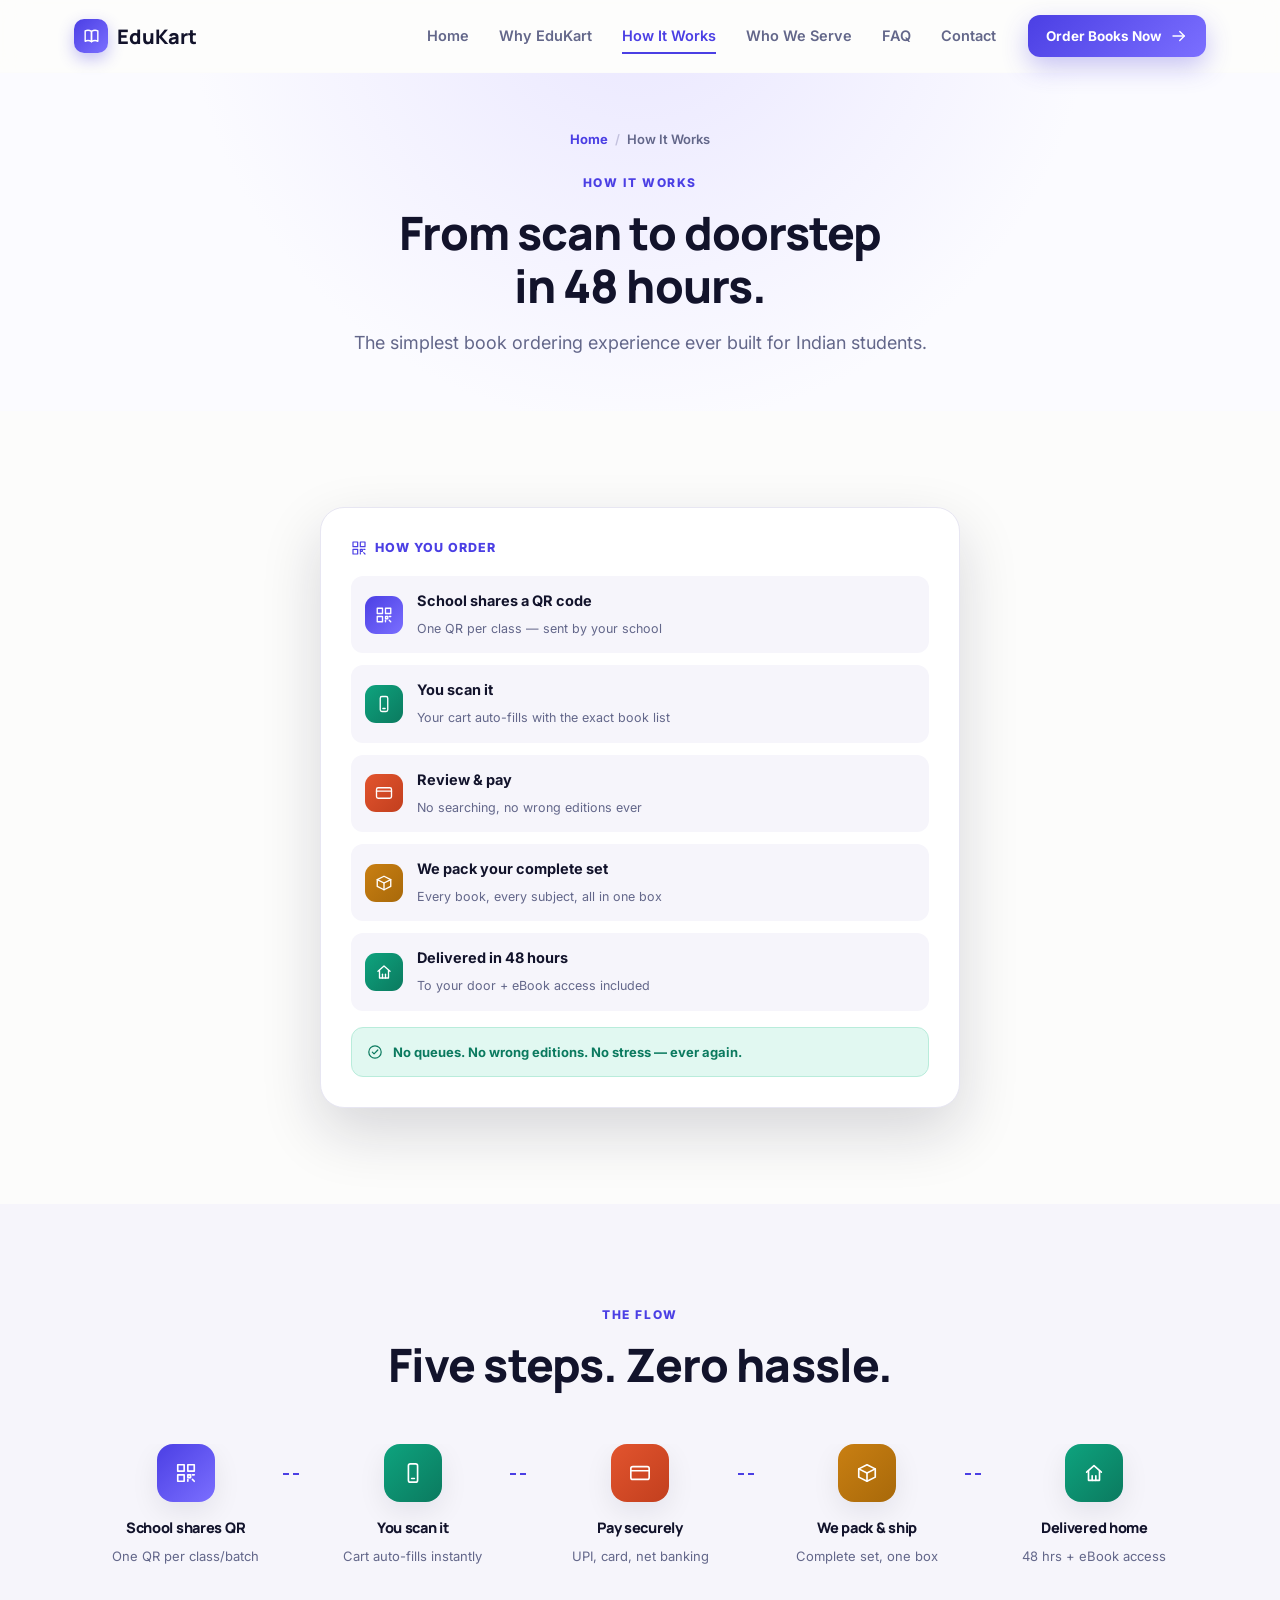
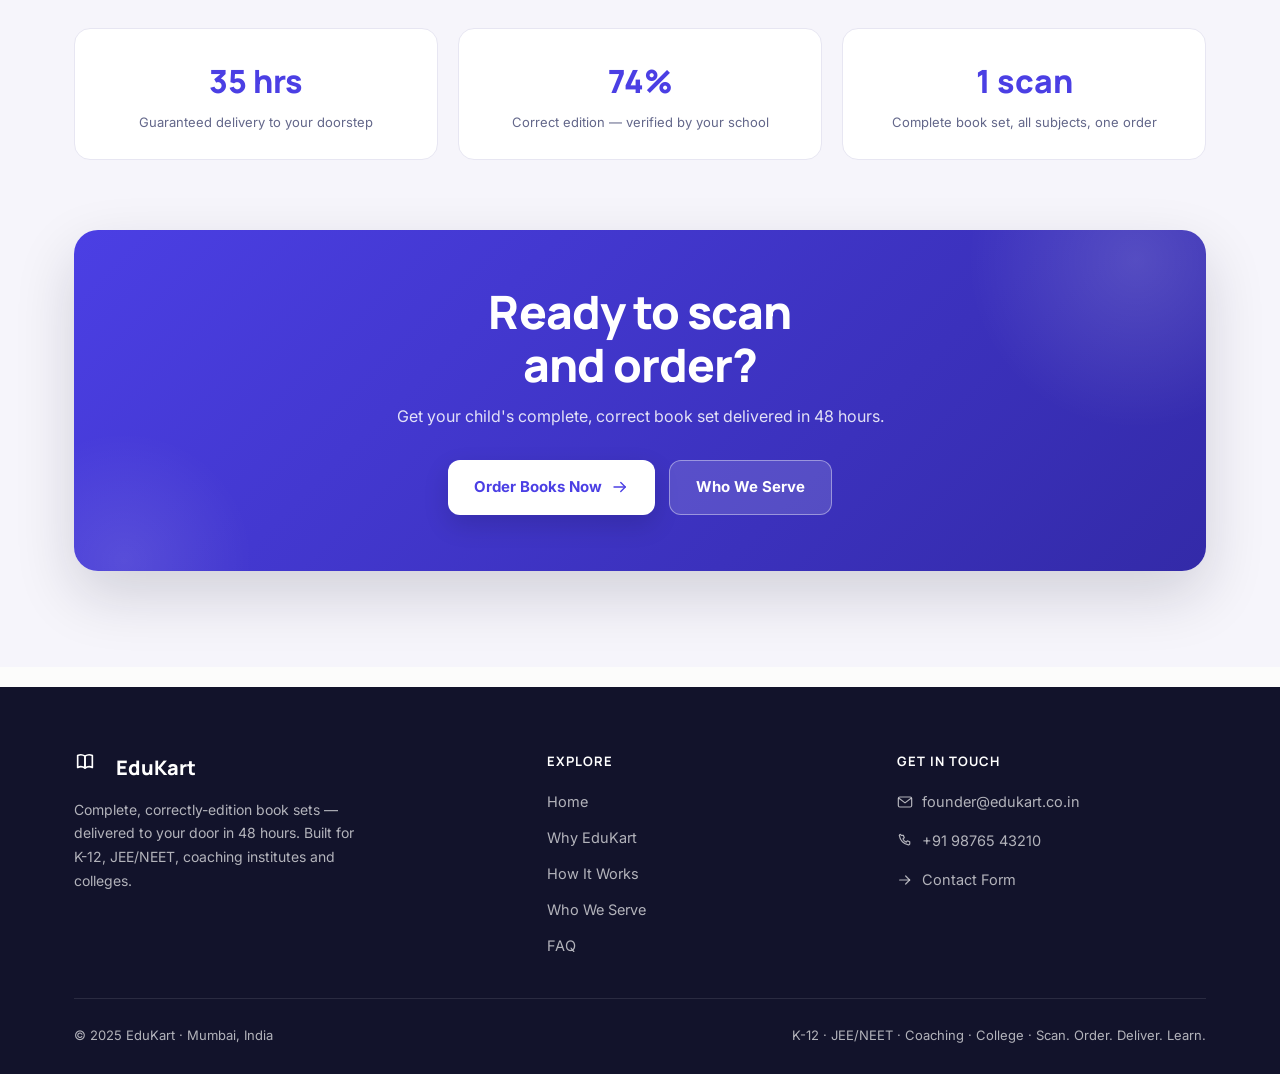
<file: how-it-works.html>
<!DOCTYPE html>
<html lang="en">
<head>
<meta charset="UTF-8">
<meta name="viewport" content="width=device-width, initial-scale=1.0">
<title>How It Works — EduKart</title>
<meta name="description" content="From scanning your school's QR code to a complete book set at your door in 48 hours — see the EduKart ordering flow step by step.">
<meta property="og:title" content="How It Works — EduKart">
<meta property="og:description" content="From scanning your school's QR code to a complete book set at your door in 48 hours.">
<meta property="og:type" content="website">
<meta property="og:url" content="https://edukart.co.in/how-it-works.html">
<meta name="twitter:card" content="summary">
<link rel="icon" type="image/svg+xml" href="data:image/svg+xml,%3Csvg xmlns='http://www.w3.org/2000/svg' viewBox='0 0 32 32'%3E%3Cdefs%3E%3ClinearGradient id='g' x1='0' y1='0' x2='1' y2='1'%3E%3Cstop offset='0' stop-color='%234B3FE4'/%3E%3Cstop offset='1' stop-color='%237B6FFF'/%3E%3C/linearGradient%3E%3C/defs%3E%3Crect width='32' height='32' rx='8' fill='url(%23g)'/%3E%3Cpath d='M8 10c3-1.6 6.5-1.3 8 .5v11.5c-1.5-1.8-5-2.1-8-.5V10z' fill='white'/%3E%3Cpath d='M24 10c-3-1.6-6.5-1.3-8 .5v11.5c1.5-1.8 5-2.1 8-.5V10z' fill='white' fill-opacity='.82'/%3E%3C/svg%3E">
<link rel="preconnect" href="https://fonts.googleapis.com">
<link rel="preconnect" href="https://fonts.gstatic.com" crossorigin>
<link href="https://fonts.googleapis.com/css2?family=Manrope:wght@700;800&family=Inter:wght@400;500;600;700&display=swap" rel="stylesheet">
<link rel="stylesheet" href="assets/style.css">
<script>document.documentElement.classList.add('js');</script>
</head>
<body>
<a href="#main" class="skip-link">Skip to content</a>

<svg style="display:none">
<symbol id="i-book" viewBox="0 0 24 24"><path d="M4 5c2.5-1.3 5.5-1.1 8 .6v13c-2.5-1.7-5.5-1.9-8-.6V5z"/><path d="M20 5c-2.5-1.3-5.5-1.1-8 .6v13c2.5-1.7 5.5-1.9 8-.6V5z"/></symbol>
<symbol id="i-qr" viewBox="0 0 24 24"><rect x="3" y="3" width="7" height="7"/><rect x="14" y="3" width="7" height="7"/><rect x="3" y="14" width="7" height="7"/><path d="M14 14h3v3h-3z"/><line x1="19" y1="14" x2="21" y2="14"/><line x1="14" y1="19" x2="14" y2="21"/><line x1="19" y1="19" x2="21" y2="21"/></symbol>
<symbol id="i-phone-device" viewBox="0 0 24 24"><rect x="7" y="2" width="10" height="20" rx="2.2"/><line x1="10.5" y1="18" x2="13.5" y2="18"/></symbol>
<symbol id="i-card" viewBox="0 0 24 24"><rect x="2" y="5" width="20" height="14" rx="2.2"/><line x1="2" y1="9.5" x2="22" y2="9.5"/></symbol>
<symbol id="i-package" viewBox="0 0 24 24"><path d="M12 3 3 7.5v9L12 21l9-4.5v-9L12 3z"/><path d="M3 7.5 12 12l9-4.5"/><line x1="12" y1="12" x2="12" y2="21"/></symbol>
<symbol id="i-home" viewBox="0 0 24 24"><path d="M4 11 12 4l8 7"/><path d="M6 10v10h12V10"/><line x1="10" y1="20" x2="10" y2="15"/><line x1="14" y1="15" x2="14" y2="20"/></symbol>
<symbol id="i-check-circle" viewBox="0 0 24 24"><circle cx="12" cy="12" r="9.3"/><path d="M8 12.3l2.6 2.6L16.2 9"/></symbol>
<symbol id="i-mail" viewBox="0 0 24 24"><rect x="2" y="4.5" width="20" height="15" rx="2.2"/><path d="M3 6.5l9 6.8 9-6.8"/></symbol>
<symbol id="i-phone" viewBox="0 0 24 24"><path d="M6.5 3.5h3l1.4 3.6-2 1.7c.9 2.3 2.6 4 4.9 4.9l1.7-2 3.6 1.4v3c0 1-.9 1.8-1.9 1.6-7-1.1-12.6-6.7-13.7-13.7-.2-1 .6-1.9 1.6-1.9z"/></symbol>
<symbol id="i-menu" viewBox="0 0 24 24"><line x1="3" y1="6.5" x2="21" y2="6.5"/><line x1="3" y1="12" x2="21" y2="12"/><line x1="3" y1="17.5" x2="21" y2="17.5"/></symbol>
<symbol id="i-x" viewBox="0 0 24 24"><line x1="5" y1="5" x2="19" y2="19"/><line x1="19" y1="5" x2="5" y2="19"/></symbol>
<symbol id="i-arrow-right" viewBox="0 0 24 24"><line x1="4" y1="12" x2="19" y2="12"/><polyline points="13 6 19 12 13 18"/></symbol>
</svg>

<header class="site-header" id="siteHeader">
  <nav class="nav container">
    <a href="index.html" class="nav-logo"><span class="logo-mark"><svg class="icon" viewBox="0 0 24 24"><use href="#i-book"/></svg></span>EduKart</a>
    <button class="nav-toggle" id="navToggle" aria-label="Toggle menu" aria-expanded="false">
      <svg class="icon icon-menu" viewBox="0 0 24 24"><use href="#i-menu"/></svg>
      <svg class="icon icon-x" viewBox="0 0 24 24"><use href="#i-x"/></svg>
    </button>
    <div class="nav-panel" id="navPanel">
      <div class="nav-links">
        <a href="index.html">Home</a>
        <a href="about.html">Why EduKart</a>
        <a href="how-it-works.html" class="active">How It Works</a>
        <a href="who-we-serve.html">Who We Serve</a>
        <a href="faq.html">FAQ</a>
        <a href="contact.html">Contact</a>
      </div>
      <a class="btn btn-primary btn-sm" href="contact.html">Order Books Now <svg class="icon icon-sm" viewBox="0 0 24 24"><use href="#i-arrow-right"/></svg></a>
    </div>
  </nav>
</header>

<div class="page-header">
  <div class="container">
    <div class="breadcrumb"><a href="index.html">Home</a><span>/</span>How It Works</div>
    <div class="eyebrow">How It Works</div>
    <h2>From scan to doorstep<br>in 48 hours.</h2>
    <p class="subtitle max-w">The simplest book ordering experience ever built for Indian students.</p>
  </div>
</div>

<main id="main">
<section class="section">
  <div class="container">
    <div class="hero-card reveal" style="max-width:640px;margin:0 auto">
      <div class="hero-card-label"><svg class="icon icon-sm" viewBox="0 0 24 24"><use href="#i-qr"/></svg>How you order</div>
      <div class="step-list">
        <div class="step-row"><div class="step-num c-indigo"><svg class="icon" viewBox="0 0 24 24"><use href="#i-qr"/></svg></div><div class="step-text"><strong>School shares a QR code</strong><span>One QR per class — sent by your school</span></div></div>
        <div class="step-row"><div class="step-num c-teal"><svg class="icon" viewBox="0 0 24 24"><use href="#i-phone-device"/></svg></div><div class="step-text"><strong>You scan it</strong><span>Your cart auto-fills with the exact book list</span></div></div>
        <div class="step-row"><div class="step-num c-coral"><svg class="icon" viewBox="0 0 24 24"><use href="#i-card"/></svg></div><div class="step-text"><strong>Review & pay</strong><span>No searching, no wrong editions ever</span></div></div>
        <div class="step-row"><div class="step-num c-amber"><svg class="icon" viewBox="0 0 24 24"><use href="#i-package"/></svg></div><div class="step-text"><strong>We pack your complete set</strong><span>Every book, every subject, all in one box</span></div></div>
        <div class="step-row"><div class="step-num c-teal"><svg class="icon" viewBox="0 0 24 24"><use href="#i-home"/></svg></div><div class="step-text"><strong>Delivered in 48 hours</strong><span>To your door + eBook access included</span></div></div>
      </div>
      <div class="hero-badge"><svg class="icon icon-sm" viewBox="0 0 24 24"><use href="#i-check-circle"/></svg><p>No queues. No wrong editions. No stress — ever again.</p></div>
    </div>
  </div>
</section>

<section class="section section-alt">
  <div class="container">
    <div class="center max-w section-head reveal">
      <div class="eyebrow">The Flow</div>
      <h2>Five steps. Zero hassle.</h2>
    </div>
    <div class="flow-steps reveal">
      <div class="flow-step"><div class="flow-circle c-indigo"><svg class="icon" viewBox="0 0 24 24"><use href="#i-qr"/></svg></div><h3>School shares QR</h3><p>One QR per class/batch</p></div>
      <div class="flow-step"><div class="flow-circle c-teal"><svg class="icon" viewBox="0 0 24 24"><use href="#i-phone-device"/></svg></div><h3>You scan it</h3><p>Cart auto-fills instantly</p></div>
      <div class="flow-step"><div class="flow-circle c-coral"><svg class="icon" viewBox="0 0 24 24"><use href="#i-card"/></svg></div><h3>Pay securely</h3><p>UPI, card, net banking</p></div>
      <div class="flow-step"><div class="flow-circle c-amber"><svg class="icon" viewBox="0 0 24 24"><use href="#i-package"/></svg></div><h3>We pack & ship</h3><p>Complete set, one box</p></div>
      <div class="flow-step"><div class="flow-circle c-teal"><svg class="icon" viewBox="0 0 24 24"><use href="#i-home"/></svg></div><h3>Delivered home</h3><p>48 hrs + eBook access</p></div>
    </div>
    <div class="metric-row reveal">
      <div class="metric-card"><div class="metric-num" data-count="48" data-suffix=" hrs">0</div><div class="metric-lbl">Guaranteed delivery to your doorstep</div></div>
      <div class="metric-card"><div class="metric-num" data-count="100" data-suffix="%">0</div><div class="metric-lbl">Correct edition — verified by your school</div></div>
      <div class="metric-card"><div class="metric-num" data-count="1" data-suffix=" scan">0</div><div class="metric-lbl">Complete book set, all subjects, one order</div></div>
    </div>
    <div class="cta-banner reveal">
      <div class="container">
        <h2>Ready to scan<br>and order?</h2>
        <p>Get your child's complete, correct book set delivered in 48 hours.</p>
        <div class="btn-row">
          <a class="btn btn-white" href="contact.html">Order Books Now <svg class="icon" viewBox="0 0 24 24"><use href="#i-arrow-right"/></svg></a>
          <a class="btn btn-invert" href="who-we-serve.html">Who We Serve</a>
        </div>
      </div>
    </div>
  </div>
</section>
</main>

<footer>
  <div class="container">
    <div class="footer-grid">
      <div>
        <div class="footer-brand"><span class="logo-mark"><svg class="icon" viewBox="0 0 24 24"><use href="#i-book"/></svg></span>EduKart</div>
        <p class="footer-tag">Complete, correctly-edition book sets — delivered to your door in 48 hours. Built for K-12, JEE/NEET, coaching institutes and colleges.</p>
      </div>
      <div class="footer-col">
        <h4>Explore</h4>
        <ul>
          <li><a href="index.html">Home</a></li>
          <li><a href="about.html">Why EduKart</a></li>
          <li><a href="how-it-works.html">How It Works</a></li>
          <li><a href="who-we-serve.html">Who We Serve</a></li>
          <li><a href="faq.html">FAQ</a></li>
        </ul>
      </div>
      <div class="footer-col">
        <h4>Get in Touch</h4>
        <ul>
          <li><a href="mailto:founder@edukart.co.in"><svg class="icon icon-sm" viewBox="0 0 24 24"><use href="#i-mail"/></svg>founder@edukart.co.in</a></li>
          <li><a href="tel:+919876543210"><svg class="icon icon-sm" viewBox="0 0 24 24"><use href="#i-phone"/></svg>+91 98765 43210</a></li>
          <li><a href="contact.html"><svg class="icon icon-sm" viewBox="0 0 24 24"><use href="#i-arrow-right"/></svg>Contact Form</a></li>
        </ul>
      </div>
    </div>
    <div class="footer-bottom">
      <span>© 2025 EduKart · Mumbai, India</span>
      <span>K-12 · JEE/NEET · Coaching · College · Scan. Order. Deliver. Learn.</span>
    </div>
  </div>
</footer>

<button class="back-to-top" id="backToTop" aria-label="Back to top"><svg class="icon" viewBox="0 0 24 24" style="transform:rotate(-90deg)"><use href="#i-arrow-right"/></svg></button>

<script src="assets/main.js"></script>
</body>
</html>
</file>
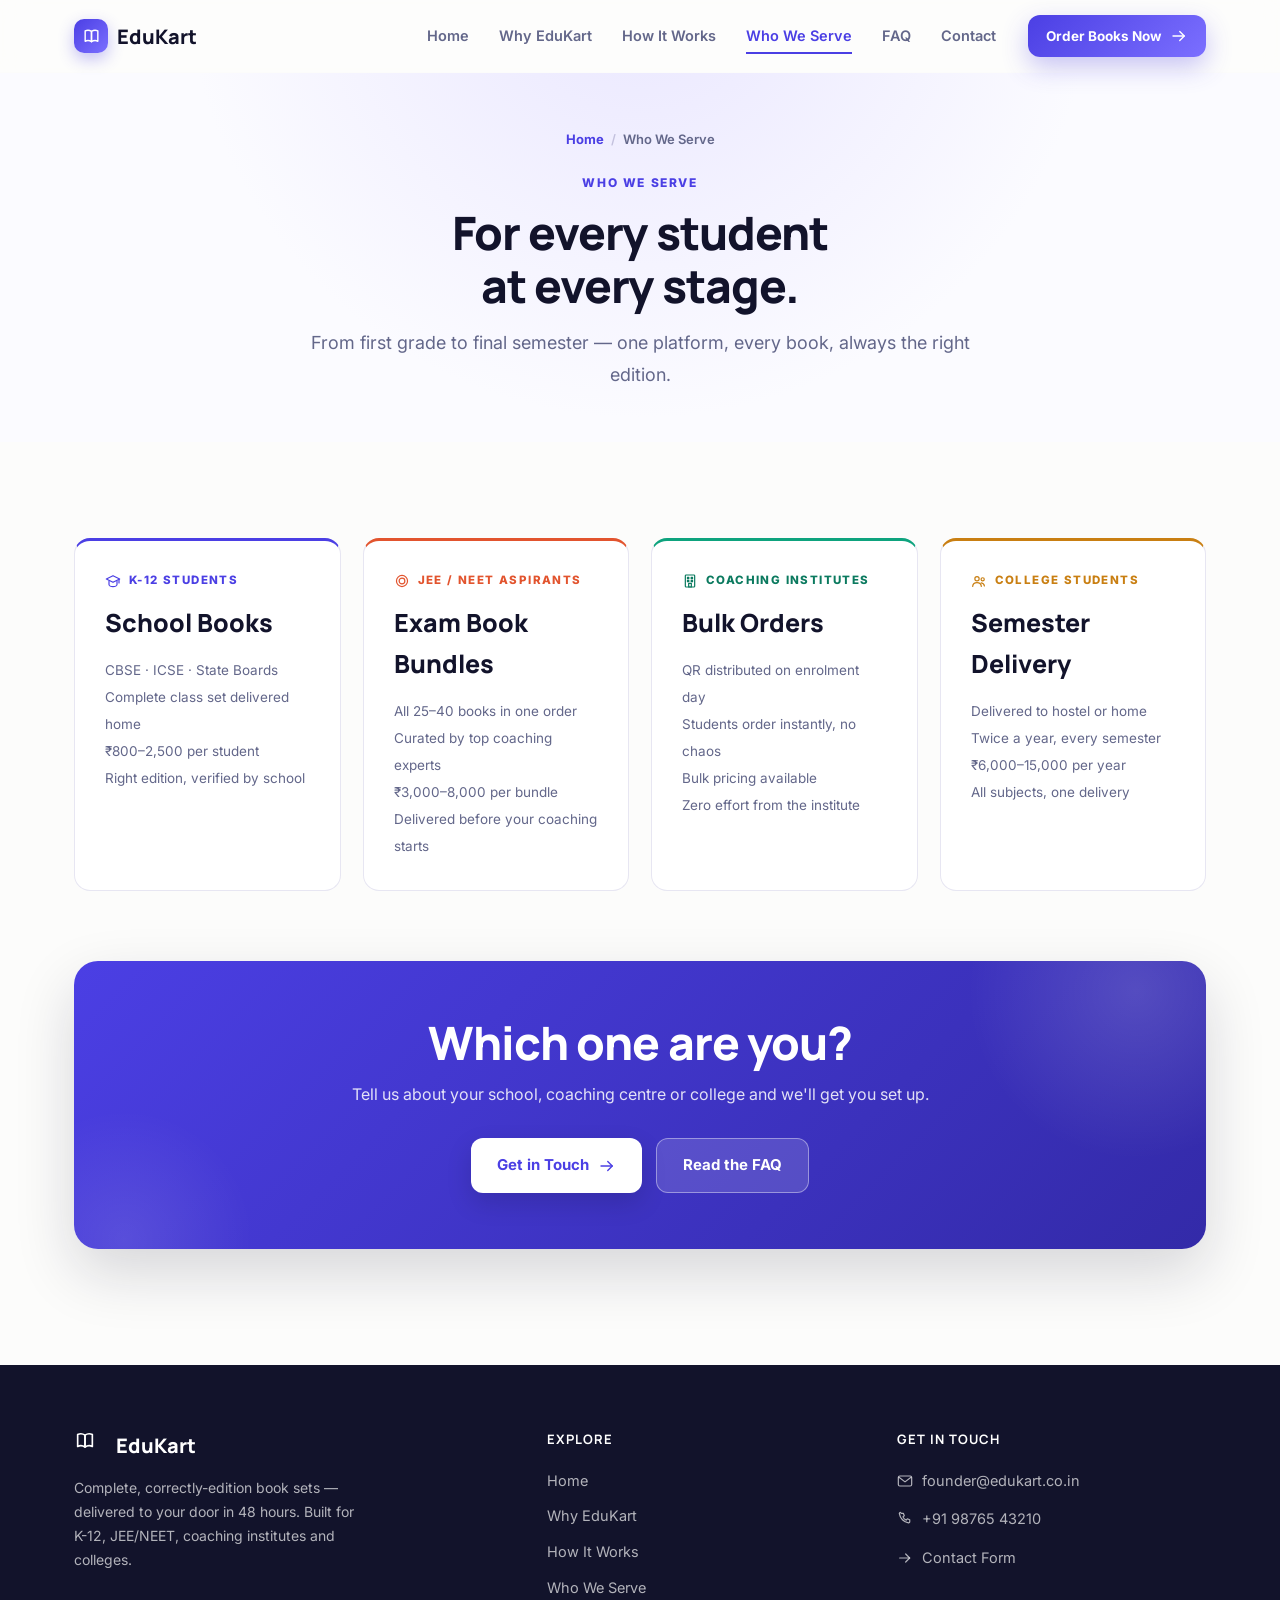
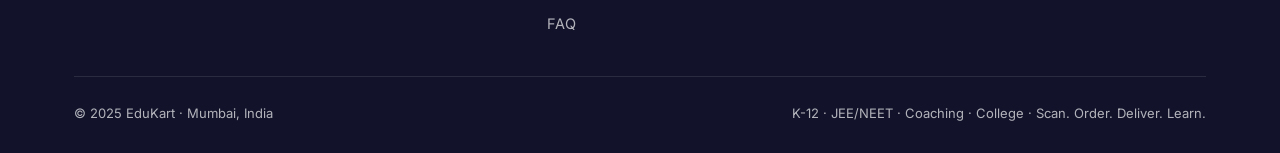
<file: who-we-serve.html>
<!DOCTYPE html>
<html lang="en">
<head>
<meta charset="UTF-8">
<meta name="viewport" content="width=device-width, initial-scale=1.0">
<title>Who We Serve — EduKart</title>
<meta name="description" content="EduKart serves K-12 students, JEE/NEET aspirants, coaching institutes and college students with complete, correctly-edition book delivery.">
<meta property="og:title" content="Who We Serve — EduKart">
<meta property="og:description" content="EduKart serves K-12 students, JEE/NEET aspirants, coaching institutes and college students.">
<meta property="og:type" content="website">
<meta property="og:url" content="https://edukart.co.in/who-we-serve.html">
<meta name="twitter:card" content="summary">
<link rel="icon" type="image/svg+xml" href="data:image/svg+xml,%3Csvg xmlns='http://www.w3.org/2000/svg' viewBox='0 0 32 32'%3E%3Cdefs%3E%3ClinearGradient id='g' x1='0' y1='0' x2='1' y2='1'%3E%3Cstop offset='0' stop-color='%234B3FE4'/%3E%3Cstop offset='1' stop-color='%237B6FFF'/%3E%3C/linearGradient%3E%3C/defs%3E%3Crect width='32' height='32' rx='8' fill='url(%23g)'/%3E%3Cpath d='M8 10c3-1.6 6.5-1.3 8 .5v11.5c-1.5-1.8-5-2.1-8-.5V10z' fill='white'/%3E%3Cpath d='M24 10c-3-1.6-6.5-1.3-8 .5v11.5c1.5-1.8 5-2.1 8-.5V10z' fill='white' fill-opacity='.82'/%3E%3C/svg%3E">
<link rel="preconnect" href="https://fonts.googleapis.com">
<link rel="preconnect" href="https://fonts.gstatic.com" crossorigin>
<link href="https://fonts.googleapis.com/css2?family=Manrope:wght@700;800&family=Inter:wght@400;500;600;700&display=swap" rel="stylesheet">
<link rel="stylesheet" href="assets/style.css">
<script>document.documentElement.classList.add('js');</script>
</head>
<body>
<a href="#main" class="skip-link">Skip to content</a>

<svg style="display:none">
<symbol id="i-book" viewBox="0 0 24 24"><path d="M4 5c2.5-1.3 5.5-1.1 8 .6v13c-2.5-1.7-5.5-1.9-8-.6V5z"/><path d="M20 5c-2.5-1.3-5.5-1.1-8 .6v13c2.5-1.7 5.5-1.9 8-.6V5z"/></symbol>
<symbol id="i-cap" viewBox="0 0 24 24"><path d="M12 4 2 9l10 5 10-5-10-5z"/><path d="M6 12.3v4.8c0 1.6 2.7 3.4 6 3.4s6-1.8 6-3.4v-4.8"/><line x1="21" y1="9.5" x2="21" y2="15"/></symbol>
<symbol id="i-target" viewBox="0 0 24 24"><circle cx="12" cy="12" r="8.3"/><circle cx="12" cy="12" r="4.3"/></symbol>
<symbol id="i-building" viewBox="0 0 24 24"><rect x="5" y="3" width="14" height="18" rx="1.2"/><rect x="8.2" y="6.5" width="2" height="2"/><rect x="13.8" y="6.5" width="2" height="2"/><rect x="8.2" y="11" width="2" height="2"/><rect x="13.8" y="11" width="2" height="2"/><rect x="10" y="15.5" width="4" height="5.5"/></symbol>
<symbol id="i-users" viewBox="0 0 24 24"><circle cx="9" cy="8.5" r="3.2"/><path d="M2.5 20c.4-3.4 3.2-5.5 6.5-5.5s6.1 2.1 6.5 5.5"/><circle cx="17.5" cy="9.5" r="2.4"/><path d="M15.3 14.7c2.6.4 4.5 2.2 4.8 4.8"/></symbol>
<symbol id="i-mail" viewBox="0 0 24 24"><rect x="2" y="4.5" width="20" height="15" rx="2.2"/><path d="M3 6.5l9 6.8 9-6.8"/></symbol>
<symbol id="i-phone" viewBox="0 0 24 24"><path d="M6.5 3.5h3l1.4 3.6-2 1.7c.9 2.3 2.6 4 4.9 4.9l1.7-2 3.6 1.4v3c0 1-.9 1.8-1.9 1.6-7-1.1-12.6-6.7-13.7-13.7-.2-1 .6-1.9 1.6-1.9z"/></symbol>
<symbol id="i-menu" viewBox="0 0 24 24"><line x1="3" y1="6.5" x2="21" y2="6.5"/><line x1="3" y1="12" x2="21" y2="12"/><line x1="3" y1="17.5" x2="21" y2="17.5"/></symbol>
<symbol id="i-x" viewBox="0 0 24 24"><line x1="5" y1="5" x2="19" y2="19"/><line x1="19" y1="5" x2="5" y2="19"/></symbol>
<symbol id="i-arrow-right" viewBox="0 0 24 24"><line x1="4" y1="12" x2="19" y2="12"/><polyline points="13 6 19 12 13 18"/></symbol>
</svg>

<header class="site-header" id="siteHeader">
  <nav class="nav container">
    <a href="index.html" class="nav-logo"><span class="logo-mark"><svg class="icon" viewBox="0 0 24 24"><use href="#i-book"/></svg></span>EduKart</a>
    <button class="nav-toggle" id="navToggle" aria-label="Toggle menu" aria-expanded="false">
      <svg class="icon icon-menu" viewBox="0 0 24 24"><use href="#i-menu"/></svg>
      <svg class="icon icon-x" viewBox="0 0 24 24"><use href="#i-x"/></svg>
    </button>
    <div class="nav-panel" id="navPanel">
      <div class="nav-links">
        <a href="index.html">Home</a>
        <a href="about.html">Why EduKart</a>
        <a href="how-it-works.html">How It Works</a>
        <a href="who-we-serve.html" class="active">Who We Serve</a>
        <a href="faq.html">FAQ</a>
        <a href="contact.html">Contact</a>
      </div>
      <a class="btn btn-primary btn-sm" href="contact.html">Order Books Now <svg class="icon icon-sm" viewBox="0 0 24 24"><use href="#i-arrow-right"/></svg></a>
    </div>
  </nav>
</header>

<div class="page-header">
  <div class="container">
    <div class="breadcrumb"><a href="index.html">Home</a><span>/</span>Who We Serve</div>
    <div class="eyebrow">Who We Serve</div>
    <h2>For every student<br>at every stage.</h2>
    <p class="subtitle max-w">From first grade to final semester — one platform, every book, always the right edition.</p>
  </div>
</div>

<main id="main">
<section class="section">
  <div class="container">
    <div class="grid grid-4">
      <div class="segment-card k12 reveal">
        <div class="seg-label k12"><svg class="icon icon-sm" viewBox="0 0 24 24"><use href="#i-cap"/></svg>K-12 Students</div>
        <div class="seg-big">School Books</div>
        <div class="seg-detail">
          CBSE · ICSE · State Boards<br>
          Complete class set delivered home<br>
          ₹800–2,500 per student<br>
          Right edition, verified by school
        </div>
      </div>
      <div class="segment-card jee reveal reveal-delay-1">
        <div class="seg-label jee"><svg class="icon icon-sm" viewBox="0 0 24 24"><use href="#i-target"/></svg>JEE / NEET Aspirants</div>
        <div class="seg-big">Exam Book Bundles</div>
        <div class="seg-detail">
          All 25–40 books in one order<br>
          Curated by top coaching experts<br>
          ₹3,000–8,000 per bundle<br>
          Delivered before your coaching starts
        </div>
      </div>
      <div class="segment-card coaching reveal reveal-delay-2">
        <div class="seg-label coaching"><svg class="icon icon-sm" viewBox="0 0 24 24"><use href="#i-building"/></svg>Coaching Institutes</div>
        <div class="seg-big">Bulk Orders</div>
        <div class="seg-detail">
          QR distributed on enrolment day<br>
          Students order instantly, no chaos<br>
          Bulk pricing available<br>
          Zero effort from the institute
        </div>
      </div>
      <div class="segment-card college reveal reveal-delay-3">
        <div class="seg-label college"><svg class="icon icon-sm" viewBox="0 0 24 24"><use href="#i-users"/></svg>College Students</div>
        <div class="seg-big">Semester Delivery</div>
        <div class="seg-detail">
          Delivered to hostel or home<br>
          Twice a year, every semester<br>
          ₹6,000–15,000 per year<br>
          All subjects, one delivery
        </div>
      </div>
    </div>
    <div class="cta-banner reveal">
      <div class="container">
        <h2>Which one are you?</h2>
        <p>Tell us about your school, coaching centre or college and we'll get you set up.</p>
        <div class="btn-row">
          <a class="btn btn-white" href="contact.html">Get in Touch <svg class="icon" viewBox="0 0 24 24"><use href="#i-arrow-right"/></svg></a>
          <a class="btn btn-invert" href="faq.html">Read the FAQ</a>
        </div>
      </div>
    </div>
  </div>
</section>
</main>

<footer>
  <div class="container">
    <div class="footer-grid">
      <div>
        <div class="footer-brand"><span class="logo-mark"><svg class="icon" viewBox="0 0 24 24"><use href="#i-book"/></svg></span>EduKart</div>
        <p class="footer-tag">Complete, correctly-edition book sets — delivered to your door in 48 hours. Built for K-12, JEE/NEET, coaching institutes and colleges.</p>
      </div>
      <div class="footer-col">
        <h4>Explore</h4>
        <ul>
          <li><a href="index.html">Home</a></li>
          <li><a href="about.html">Why EduKart</a></li>
          <li><a href="how-it-works.html">How It Works</a></li>
          <li><a href="who-we-serve.html">Who We Serve</a></li>
          <li><a href="faq.html">FAQ</a></li>
        </ul>
      </div>
      <div class="footer-col">
        <h4>Get in Touch</h4>
        <ul>
          <li><a href="mailto:founder@edukart.co.in"><svg class="icon icon-sm" viewBox="0 0 24 24"><use href="#i-mail"/></svg>founder@edukart.co.in</a></li>
          <li><a href="tel:+919876543210"><svg class="icon icon-sm" viewBox="0 0 24 24"><use href="#i-phone"/></svg>+91 98765 43210</a></li>
          <li><a href="contact.html"><svg class="icon icon-sm" viewBox="0 0 24 24"><use href="#i-arrow-right"/></svg>Contact Form</a></li>
        </ul>
      </div>
    </div>
    <div class="footer-bottom">
      <span>© 2025 EduKart · Mumbai, India</span>
      <span>K-12 · JEE/NEET · Coaching · College · Scan. Order. Deliver. Learn.</span>
    </div>
  </div>
</footer>

<button class="back-to-top" id="backToTop" aria-label="Back to top"><svg class="icon" viewBox="0 0 24 24" style="transform:rotate(-90deg)"><use href="#i-arrow-right"/></svg></button>

<script src="assets/main.js"></script>
</body>
</html>
</file>
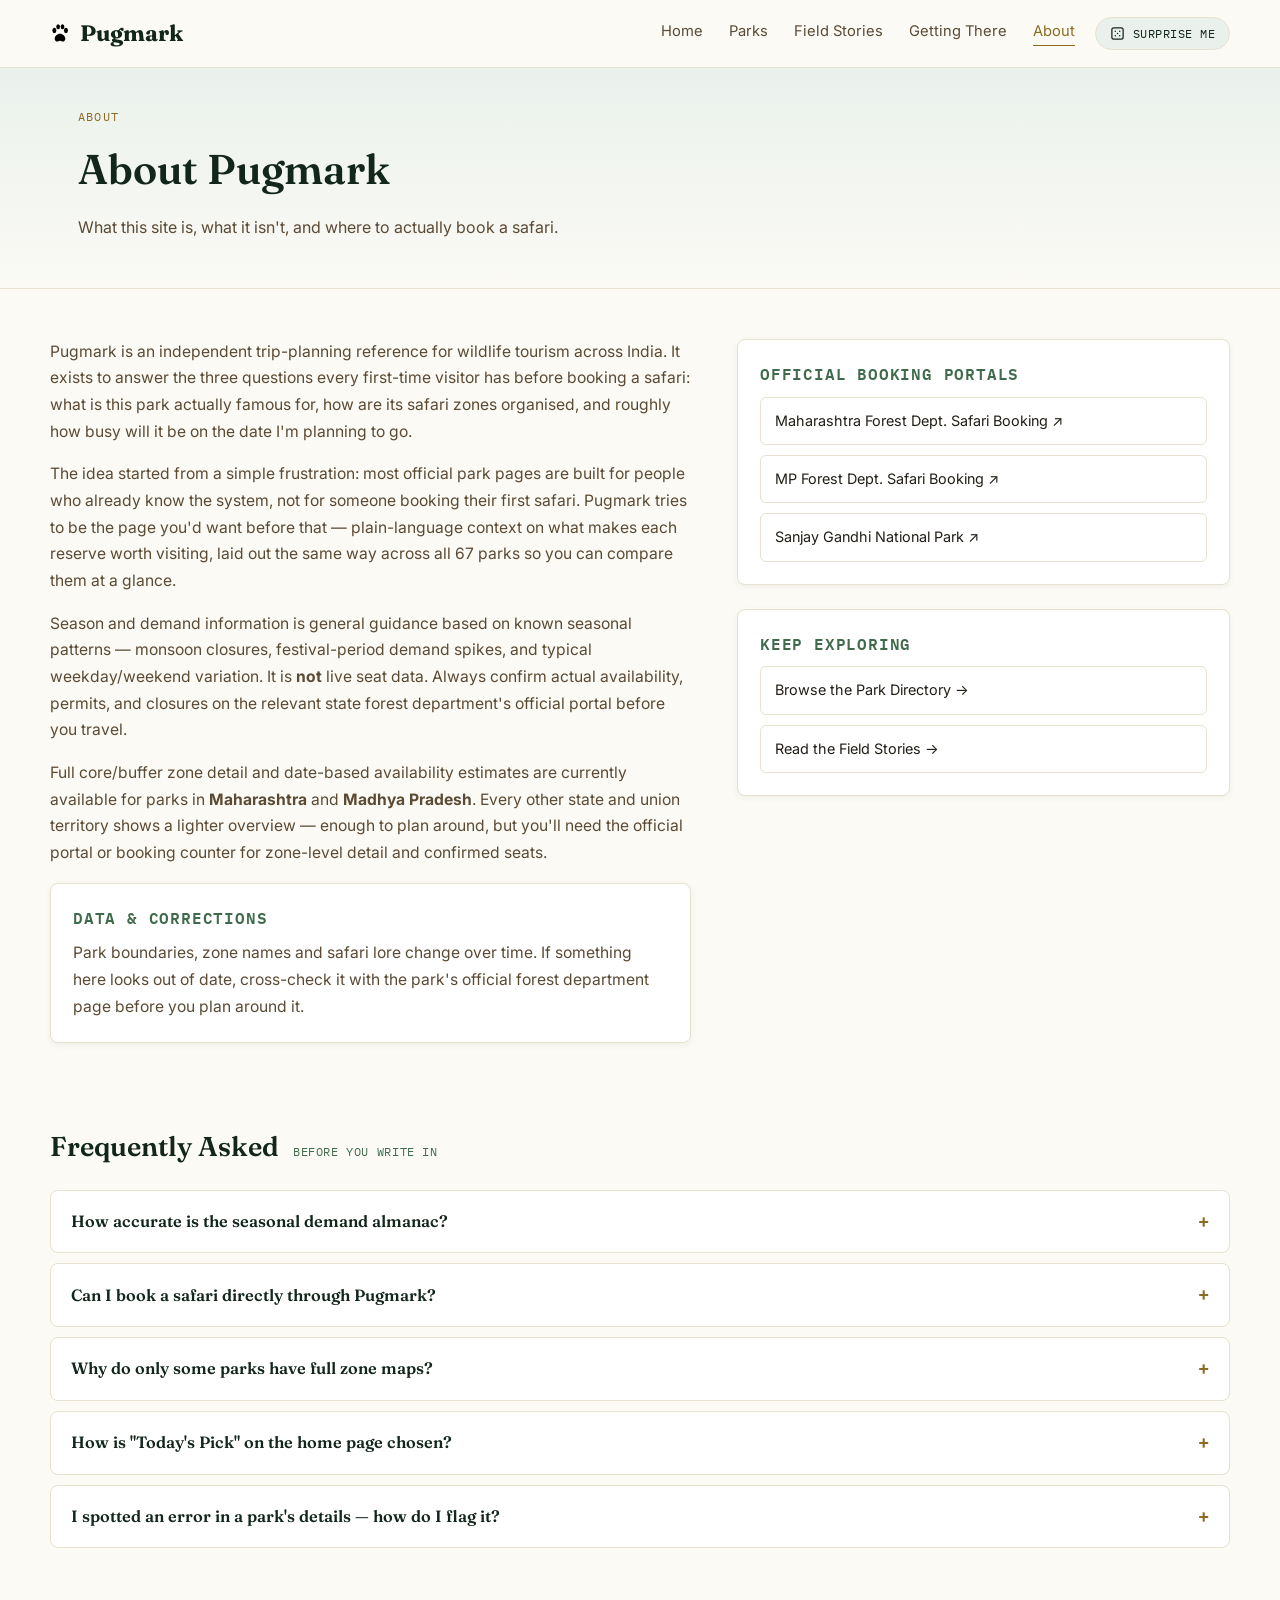
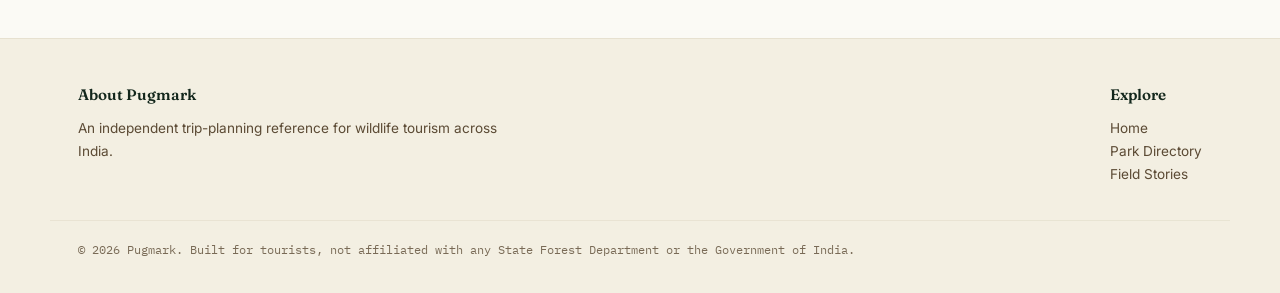
<file: pugmark/about.html>
<!DOCTYPE html>
<html lang="en">
<head>
<meta charset="UTF-8">
<meta name="viewport" content="width=device-width, initial-scale=1.0">
<title>About — Pugmark</title>
<meta name="description" content="About Pugmark, an independent field guide to India's national parks, and links to official state forest department safari booking portals.">
<link rel="icon" href="data:image/svg+xml,%3Csvg xmlns='http://www.w3.org/2000/svg' viewBox='0 0 64 64'%3E%3Crect width='64' height='64' rx='14' fill='%231E3A2B'/%3E%3Cg fill='%23B8862B'%3E%3Cpath d='M32 34c-9 0-17 8-17 16 0 6 4 9 9 9 4 0 7-2 8-2s4 2 8 2c5 0 9-3 9-9 0-8-8-16-17-16z'/%3E%3Cellipse cx='14' cy='24' rx='6.5' ry='8.5'/%3E%3Cellipse cx='26' cy='12' rx='6' ry='8'/%3E%3Cellipse cx='40' cy='12' rx='6' ry='8'/%3E%3Cellipse cx='51' cy='24' rx='6.5' ry='8.5'/%3E%3C/g%3E%3C/svg%3E">
<link rel="preconnect" href="https://fonts.googleapis.com">
<link href="https://fonts.googleapis.com/css2?family=Fraunces:opsz,wght@9..144,400;9..144,500;9..144,600;9..144,700&family=Inter:wght@400;500;600;700&family=IBM+Plex+Mono:wght@400;500;600&display=swap" rel="stylesheet">
<link rel="stylesheet" href="assets/style.css?v=20260811f">
<script>document.documentElement.classList.add('js');</script>
</head>
<body>
<a href="#main" class="skip-link">Skip to content</a>

<svg width="0" height="0" style="position:absolute">
  <symbol id="pawIcon" viewBox="0 0 64 64"><path d="M32 34c-9 0-17 8-17 16 0 6 4 9 9 9 4 0 7-2 8-2s4 2 8 2c5 0 9-3 9-9 0-8-8-16-17-16z"/><ellipse cx="14" cy="24" rx="6.5" ry="8.5"/><ellipse cx="26" cy="12" rx="6" ry="8"/><ellipse cx="40" cy="12" rx="6" ry="8"/><ellipse cx="51" cy="24" rx="6.5" ry="8.5"/></symbol>
  <symbol id="starIcon" viewBox="0 0 24 24"><path d="M12 2 L14.7 9.3 L22 10.2 L16.6 15.1 L18.2 22 L12 18.3 L5.8 22 L7.4 15.1 L2 10.2 L9.3 9.3 Z"/></symbol>
  <symbol id="icon-tiger" viewBox="0 0 100 100">
    <path d="M28,22 L20,8 L38,18 Z"/>
    <path d="M42,18 L38,4 L54,16 Z"/>
    <path d="M22,30 Q18,45 28,58 Q36,68 52,66 Q68,64 72,50 Q76,36 64,26 Q54,18 40,20 Q28,22 22,30 Z"/>
    <g stroke="currentColor" stroke-width="3.5" stroke-linecap="round" fill="none" opacity="0.4">
      <path d="M28,36 L36,32"/><path d="M27,46 L37,44"/><path d="M31,56 L40,55"/><path d="M52,26 L56,34"/>
    </g>
  </symbol>
  <symbol id="icon-lion" viewBox="0 0 100 100">
    <circle cx="50" cy="50" r="37" opacity="0.32"/>
    <path d="M50,8 L57,20 L43,20 Z"/><path d="M92,50 L80,57 L80,43 Z"/>
    <path d="M50,92 L43,80 L57,80 Z"/><path d="M8,50 L20,43 L20,57 Z"/>
    <circle cx="50" cy="52" r="25"/>
    <circle cx="34" cy="36" r="7"/><circle cx="66" cy="36" r="7"/>
  </symbol>
  <symbol id="icon-rhino" viewBox="0 0 100 100">
    <path d="M15,55 Q15,35 35,30 L60,28 Q80,28 85,45 Q88,55 78,62 L30,64 Q15,62 15,55 Z"/>
    <path d="M82,40 L94,26 L87,47 Z"/>
    <path d="M30,30 L26,16 L40,26 Z"/>
    <g fill="none" stroke="currentColor" stroke-width="3" opacity="0.35">
      <path d="M40,58 L40,66"/><path d="M55,58 L55,66"/>
    </g>
  </symbol>
  <symbol id="icon-elephant" viewBox="0 0 100 100">
    <path d="M62,30 Q90,30 88,55 Q86,72 62,64 Q75,50 70,38 Q68,32 62,30 Z" opacity="0.85"/>
    <circle cx="45" cy="42" r="26"/>
    <path d="M35,60 Q29,75 37,86 Q41,91 47,86 Q43,80 41,72 Q39,64 41,58 Z"/>
  </symbol>
  <symbol id="icon-leopard" viewBox="0 0 100 100">
    <path d="M26,24 L20,10 L36,20 Z"/><path d="M46,20 L44,6 L58,18 Z"/>
    <path d="M20,32 Q16,47 27,59 Q35,68 51,65 Q66,62 70,48 Q73,34 61,25 Q51,17 38,20 Q26,23 20,32 Z"/>
    <g opacity="0.4">
      <circle cx="32" cy="38" r="3.4"/><circle cx="44" cy="30" r="3.4"/><circle cx="56" cy="36" r="3.4"/>
      <circle cx="30" cy="50" r="3.4"/><circle cx="46" cy="52" r="3.4"/><circle cx="60" cy="48" r="3.4"/>
    </g>
  </symbol>
  <symbol id="icon-snowleopard" viewBox="0 0 100 100">
    <path d="M70,70 Q92,64 90,44 Q88,28 72,26" stroke="currentColor" stroke-width="11" fill="none" stroke-linecap="round" opacity="0.5"/>
    <path d="M26,24 L19,9 L36,20 Z"/><path d="M46,20 L44,5 L59,18 Z"/>
    <path d="M20,32 Q15,48 27,60 Q35,69 51,66 Q67,63 71,48 Q74,33 61,24 Q51,16 38,19 Q25,22 20,32 Z"/>
    <g opacity="0.35">
      <circle cx="32" cy="38" r="3.2"/><circle cx="45" cy="30" r="3.2"/><circle cx="57" cy="37" r="3.2"/>
      <circle cx="30" cy="51" r="3.2"/><circle cx="47" cy="53" r="3.2"/>
    </g>
  </symbol>
  <symbol id="icon-deer" viewBox="0 0 100 100">
    <g stroke="currentColor" stroke-width="3.2" fill="none" stroke-linecap="round">
      <path d="M36,30 L31,9"/><path d="M32,17 L23,8"/><path d="M32,21 L41,10"/>
      <path d="M52,30 L59,8"/><path d="M55,15 L67,6"/><path d="M53,19 L45,6"/>
    </g>
    <path d="M25,50 Q22,35 35,30 Q45,26 55,32 Q65,38 62,50 Q60,61 48,63 Q34,65 28,58 Q24,55 25,50 Z"/>
  </symbol>
  <symbol id="icon-bird" viewBox="0 0 100 100">
    <path d="M38,22 L34,7 L46,20 Z"/>
    <circle cx="46" cy="46" r="23"/>
    <path d="M66,44 L88,36 L68,54 Z"/>
    <path d="M30,58 Q18,68 8,64 Q20,78 38,72 Z" opacity="0.75"/>
  </symbol>
  <symbol id="icon-primate" viewBox="0 0 100 100">
    <circle cx="26" cy="42" r="11"/><circle cx="74" cy="42" r="11"/>
    <circle cx="50" cy="48" r="29"/>
    <ellipse cx="50" cy="56" rx="15" ry="13" opacity="0.4"/>
  </symbol>
  <symbol id="icon-crocodile" viewBox="0 0 100 100">
    <path d="M8,55 Q8,45 24,44 L82,39 Q95,39 95,48 Q95,55 82,55 L24,58 Q8,60 8,55 Z"/>
    <g>
      <path d="M28,44 L32,34 L37,44 Z"/><path d="M42,42 L46,32 L51,42 Z"/><path d="M56,41 L60,31 L65,41 Z"/>
    </g>
    <circle cx="27" cy="41" r="4"/>
  </symbol>
  <symbol id="icon-leaf" viewBox="0 0 100 100">
    <path d="M50,10 C75,20 85,45 65,70 C55,82 40,85 30,80 C20,60 25,30 50,10 Z"/>
    <path d="M50,14 C48,35 45,60 32,78" stroke="currentColor" stroke-width="2.6" fill="none" opacity="0.5" stroke-linecap="round"/>
  </symbol>
</svg>

<header class="site" id="siteHeader">
  <div class="wrap topbar">
    <a href="index.html" class="wordmark"><svg class="paw"><use href="#pawIcon"/></svg> Pugmark</a>
    <div class="nav-cluster">
      <nav class="nav-links">
        <a href="index.html">Home</a>
        <a href="parks.html">Parks</a>
        <a href="stories.html">Field Stories</a>
        <a href="getting-there.html">Getting There</a>
        <a href="about.html">About</a>
      </nav>
      <button class="surprise-btn" id="surpriseBtn" type="button" title="Jump to a random park">
        <svg viewBox="0 0 24 24" fill="none" stroke="currentColor" stroke-width="2"><rect x="3" y="3" width="18" height="18" rx="3"/><circle cx="8.5" cy="8.5" r="1.2" fill="currentColor" stroke="none"/><circle cx="15.5" cy="8.5" r="1.2" fill="currentColor" stroke="none"/><circle cx="8.5" cy="15.5" r="1.2" fill="currentColor" stroke="none"/><circle cx="15.5" cy="15.5" r="1.2" fill="currentColor" stroke="none"/><circle cx="12" cy="12" r="1.2" fill="currentColor" stroke="none"/></svg>
        <span>Surprise me</span>
      </button>
      <button class="nav-toggle" id="navToggle" aria-label="Toggle menu" aria-expanded="false">
        <svg class="icon-menu" viewBox="0 0 24 24" fill="none" stroke="currentColor" stroke-width="2"><line x1="3" y1="6.5" x2="21" y2="6.5"/><line x1="3" y1="12" x2="21" y2="12"/><line x1="3" y1="17.5" x2="21" y2="17.5"/></svg>
        <svg class="icon-x" viewBox="0 0 24 24" fill="none" stroke="currentColor" stroke-width="2"><line x1="5" y1="5" x2="19" y2="19"/><line x1="19" y1="5" x2="5" y2="19"/></svg>
      </button>
    </div>
  </div>
</header>

<main id="main">
  <section class="page-hero">
    <div class="wrap">
      <div class="eyebrow">About</div>
      <h1>About Pugmark</h1>
      <p>What this site is, what it isn't, and where to actually book a safari.</p>
    </div>
  </section>

  <section class="wrap about-grid">
    <div>
      <p>Pugmark is an independent trip-planning reference for wildlife tourism across India. It exists to answer the three questions every first-time visitor has before booking a safari: what is this park actually famous for, how are its safari zones organised, and roughly how busy will it be on the date I'm planning to go.</p>
      <p>The idea started from a simple frustration: most official park pages are built for people who already know the system, not for someone booking their first safari. Pugmark tries to be the page you'd want before that — plain-language context on what makes each reserve worth visiting, laid out the same way across all 67 parks so you can compare them at a glance.</p>
      <p>Season and demand information is general guidance based on known seasonal patterns — monsoon closures, festival-period demand spikes, and typical weekday/weekend variation. It is <strong>not</strong> live seat data. Always confirm actual availability, permits, and closures on the relevant state forest department's official portal before you travel.</p>
      <p>Full core/buffer zone detail and date-based availability estimates are currently available for parks in <strong>Maharashtra</strong> and <strong>Madhya Pradesh</strong>. Every other state and union territory shows a lighter overview — enough to plan around, but you'll need the official portal or booking counter for zone-level detail and confirmed seats.</p>
      <div class="about-card">
        <h4>Data &amp; Corrections</h4>
        <p style="margin:0">Park boundaries, zone names and safari lore change over time. If something here looks out of date, cross-check it with the park's official forest department page before you plan around it.</p>
      </div>
    </div>
    <div>
      <div class="about-card">
        <h4>Official Booking Portals</h4>
        <ul class="portal-list">
          <li><a href="https://safaribooking.mahaforest.gov.in/" target="_blank" rel="noopener">Maharashtra Forest Dept. Safari Booking ↗</a></li>
          <li><a href="https://forest.mponline.gov.in/" target="_blank" rel="noopener">MP Forest Dept. Safari Booking ↗</a></li>
          <li><a href="https://sgnp.maharashtra.gov.in/" target="_blank" rel="noopener">Sanjay Gandhi National Park ↗</a></li>
        </ul>
      </div>
      <div class="about-card">
        <h4>Keep Exploring</h4>
        <ul class="portal-list">
          <li><a href="parks.html">Browse the Park Directory →</a></li>
          <li><a href="stories.html">Read the Field Stories →</a></li>
        </ul>
      </div>
    </div>
  </section>

  <section class="wrap faq-section">
    <div class="section-heading reveal">
      <h2>Frequently Asked</h2>
      <span class="sub">Before you write in</span>
    </div>
    <div class="faq-list">
      <details class="faq-item reveal">
        <summary>How accurate is the seasonal demand almanac? <span class="plus">+</span></summary>
        <div class="faq-body">It reflects general seasonal patterns for each reserve — monsoon closures, peak-season crowding, and typical weekend bumps — not live seat counts. Treat it as a planning signal, then confirm actual availability on the park's official booking portal before you travel.</div>
      </details>
      <details class="faq-item reveal">
        <summary>Can I book a safari directly through Pugmark? <span class="plus">+</span></summary>
        <div class="faq-body">No. Pugmark doesn't sell permits or take bookings. Every park's detail page links to the relevant official state forest department portal, which is the only place to confirm and reserve an actual seat.</div>
      </details>
      <details class="faq-item reveal">
        <summary>Why do only some parks have full zone maps? <span class="plus">+</span></summary>
        <div class="faq-body">Detailed core/buffer zone breakdowns and date-based availability estimates currently exist for Maharashtra and Madhya Pradesh reserves. Building that level of detail for all 67 parks is ongoing — every other park still gets a useful overview and a link to its official source.</div>
      </details>
      <details class="faq-item reveal">
        <summary>How is "Today's Pick" on the home page chosen? <span class="plus">+</span></summary>
        <div class="faq-body">It rotates deterministically by the calendar date, so every visitor sees the same pick on a given day — it's not random, and not personalised. It's just a nudge to look at a park you might not have already had on your list.</div>
      </details>
      <details class="faq-item reveal">
        <summary>I spotted an error in a park's details — how do I flag it? <span class="plus">+</span></summary>
        <div class="faq-body">Park boundaries, zone names, and seasonal patterns do shift over time. If something looks outdated, the fastest fix is to cross-check it directly against the park's official forest department page before you plan a trip around it.</div>
      </details>
    </div>
  </section>
</main>

<footer>
  <div class="wrap foot-wrap">
    <div style="max-width:440px">
      <h4>About Pugmark</h4>
      <p>An independent trip-planning reference for wildlife tourism across India.</p>
    </div>
    <div>
      <h4>Explore</h4>
      <ul>
        <li><a href="index.html">Home</a></li>
        <li><a href="parks.html">Park Directory</a></li>
        <li><a href="stories.html">Field Stories</a></li>
      </ul>
    </div>
  </div>
  <div class="wrap foot-note">
    <span>© <span data-year></span> Pugmark. Built for tourists, not affiliated with any State Forest Department or the Government of India.</span>
  </div>
</footer>

<button class="back-to-top" id="backToTop" aria-label="Back to top"><svg viewBox="0 0 24 24" fill="none" stroke="currentColor" stroke-width="2"><line x1="4" y1="12" x2="19" y2="12"/><polyline points="13 6 19 12 13 18"/></svg></button>

<script src="assets/data.js?v=20260811f"></script>
<script src="assets/app.js?v=20260811f"></script>
<script src="assets/site.js?v=20260811f"></script>
</body>
</html>
</file>
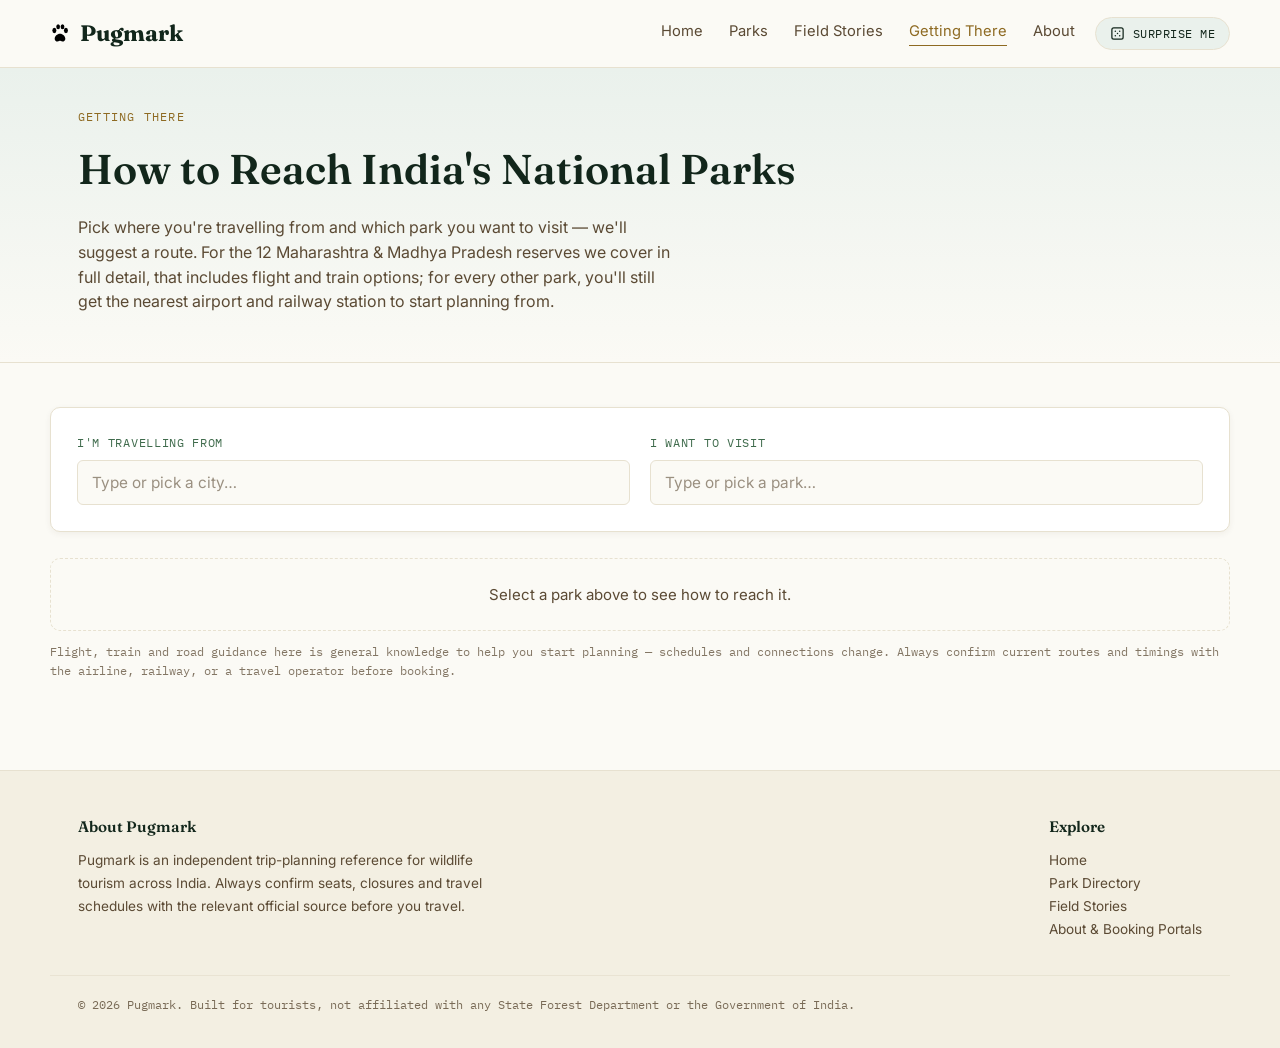
<file: pugmark/getting-there.html>
<!DOCTYPE html>
<html lang="en">
<head>
<meta charset="UTF-8">
<meta name="viewport" content="width=device-width, initial-scale=1.0">
<title>Getting There — Pugmark</title>
<meta name="description" content="Pick a park and where you're travelling from, and see a suggested route — flights, trains, and the final road leg.">
<link rel="icon" href="data:image/svg+xml,%3Csvg xmlns='http://www.w3.org/2000/svg' viewBox='0 0 64 64'%3E%3Crect width='64' height='64' rx='14' fill='%231E3A2B'/%3E%3Cg fill='%23B8862B'%3E%3Cpath d='M32 34c-9 0-17 8-17 16 0 6 4 9 9 9 4 0 7-2 8-2s4 2 8 2c5 0 9-3 9-9 0-8-8-16-17-16z'/%3E%3Cellipse cx='14' cy='24' rx='6.5' ry='8.5'/%3E%3Cellipse cx='26' cy='12' rx='6' ry='8'/%3E%3Cellipse cx='40' cy='12' rx='6' ry='8'/%3E%3Cellipse cx='51' cy='24' rx='6.5' ry='8.5'/%3E%3C/g%3E%3C/svg%3E">
<link rel="preconnect" href="https://fonts.googleapis.com">
<link href="https://fonts.googleapis.com/css2?family=Fraunces:opsz,wght@9..144,400;9..144,500;9..144,600;9..144,700&family=Inter:wght@400;500;600;700&family=IBM+Plex+Mono:wght@400;500;600&display=swap" rel="stylesheet">
<link rel="stylesheet" href="assets/style.css?v=20260811f">
<script>document.documentElement.classList.add('js');</script>
</head>
<body>
<a href="#main" class="skip-link">Skip to content</a>

<svg width="0" height="0" style="position:absolute">
  <symbol id="pawIcon" viewBox="0 0 64 64"><path d="M32 34c-9 0-17 8-17 16 0 6 4 9 9 9 4 0 7-2 8-2s4 2 8 2c5 0 9-3 9-9 0-8-8-16-17-16z"/><ellipse cx="14" cy="24" rx="6.5" ry="8.5"/><ellipse cx="26" cy="12" rx="6" ry="8"/><ellipse cx="40" cy="12" rx="6" ry="8"/><ellipse cx="51" cy="24" rx="6.5" ry="8.5"/></symbol>
  <symbol id="starIcon" viewBox="0 0 24 24"><path d="M12 2 L14.7 9.3 L22 10.2 L16.6 15.1 L18.2 22 L12 18.3 L5.8 22 L7.4 15.1 L2 10.2 L9.3 9.3 Z"/></symbol>
  <symbol id="icon-plane" viewBox="0 0 24 24"><path d="M2.5 16.5 21 12 2.5 7.5v5l8 1-8 1z" fill="currentColor" stroke="none"/></symbol>
  <symbol id="icon-train" viewBox="0 0 24 24"><rect x="5" y="3" width="14" height="14" rx="4"/><line x1="5" y1="11" x2="19" y2="11"/><line x1="8" y1="17" x2="6" y2="21"/><line x1="16" y1="17" x2="18" y2="21"/><circle cx="8.5" cy="14" r="1" fill="currentColor" stroke="none"/><circle cx="15.5" cy="14" r="1" fill="currentColor" stroke="none"/></symbol>
  <symbol id="icon-road" viewBox="0 0 24 24"><path d="M8 21 11 3h2l3 18"/><line x1="12" y1="6" x2="12" y2="9"/><line x1="12" y1="11" x2="12" y2="14"/><line x1="12" y1="16" x2="12" y2="19"/></symbol>
</svg>

<header class="site" id="siteHeader">
  <div class="wrap topbar">
    <a href="index.html" class="wordmark"><svg class="paw"><use href="#pawIcon"/></svg> Pugmark</a>
    <div class="nav-cluster">
      <nav class="nav-links">
        <a href="index.html">Home</a>
        <a href="parks.html">Parks</a>
        <a href="stories.html">Field Stories</a>
        <a href="getting-there.html">Getting There</a>
        <a href="about.html">About</a>
      </nav>
      <button class="surprise-btn" id="surpriseBtn" type="button" title="Jump to a random park">
        <svg viewBox="0 0 24 24" fill="none" stroke="currentColor" stroke-width="2"><rect x="3" y="3" width="18" height="18" rx="3"/><circle cx="8.5" cy="8.5" r="1.2" fill="currentColor" stroke="none"/><circle cx="15.5" cy="8.5" r="1.2" fill="currentColor" stroke="none"/><circle cx="8.5" cy="15.5" r="1.2" fill="currentColor" stroke="none"/><circle cx="15.5" cy="15.5" r="1.2" fill="currentColor" stroke="none"/><circle cx="12" cy="12" r="1.2" fill="currentColor" stroke="none"/></svg>
        <span>Surprise me</span>
      </button>
      <button class="nav-toggle" id="navToggle" aria-label="Toggle menu" aria-expanded="false">
        <svg class="icon-menu" viewBox="0 0 24 24" fill="none" stroke="currentColor" stroke-width="2"><line x1="3" y1="6.5" x2="21" y2="6.5"/><line x1="3" y1="12" x2="21" y2="12"/><line x1="3" y1="17.5" x2="21" y2="17.5"/></svg>
        <svg class="icon-x" viewBox="0 0 24 24" fill="none" stroke="currentColor" stroke-width="2"><line x1="5" y1="5" x2="19" y2="19"/><line x1="19" y1="5" x2="5" y2="19"/></svg>
      </button>
    </div>
  </div>
</header>

<main id="main">
  <section class="page-hero">
    <div class="wrap">
      <div class="eyebrow">Getting There</div>
      <h1>How to Reach India's National Parks</h1>
      <p>Pick where you're travelling from and which park you want to visit — we'll suggest a route. For the 12 Maharashtra &amp; Madhya Pradesh reserves we cover in full detail, that includes flight and train options; for every other park, you'll still get the nearest airport and railway station to start planning from.</p>
    </div>
  </section>

  <section class="wrap route-finder">
    <div class="route-form">
      <div>
        <label for="originInput" class="route-label">I'm travelling from</label>
        <input type="text" id="originInput" list="originList" placeholder="Type or pick a city…" autocomplete="off">
        <datalist id="originList"></datalist>
      </div>
      <div>
        <label for="destInput" class="route-label">I want to visit</label>
        <input type="text" id="destInput" list="destList" placeholder="Type or pick a park…" autocomplete="off">
        <datalist id="destList"></datalist>
      </div>
    </div>
    <div id="routeResult" class="route-result"></div>
    <div class="disclaimer-line">Flight, train and road guidance here is general knowledge to help you start planning — schedules and connections change. Always confirm current routes and timings with the airline, railway, or a travel operator before booking.</div>
  </section>
</main>

<footer>
  <div class="wrap foot-wrap">
    <div style="max-width:440px">
      <h4>About Pugmark</h4>
      <p>Pugmark is an independent trip-planning reference for wildlife tourism across India. Always confirm seats, closures and travel schedules with the relevant official source before you travel.</p>
    </div>
    <div>
      <h4>Explore</h4>
      <ul>
        <li><a href="index.html">Home</a></li>
        <li><a href="parks.html">Park Directory</a></li>
        <li><a href="stories.html">Field Stories</a></li>
        <li><a href="about.html">About &amp; Booking Portals</a></li>
      </ul>
    </div>
  </div>
  <div class="wrap foot-note">
    <span>© <span data-year></span> Pugmark. Built for tourists, not affiliated with any State Forest Department or the Government of India.</span>
  </div>
</footer>

<button class="back-to-top" id="backToTop" aria-label="Back to top"><svg viewBox="0 0 24 24" fill="none" stroke="currentColor" stroke-width="2"><line x1="4" y1="12" x2="19" y2="12"/><polyline points="13 6 19 12 13 18"/></svg></button>

<script src="assets/data.js?v=20260811f"></script>
<script src="assets/app.js?v=20260811f"></script>
<script src="assets/site.js?v=20260811f"></script>
</body>
</html>
</file>
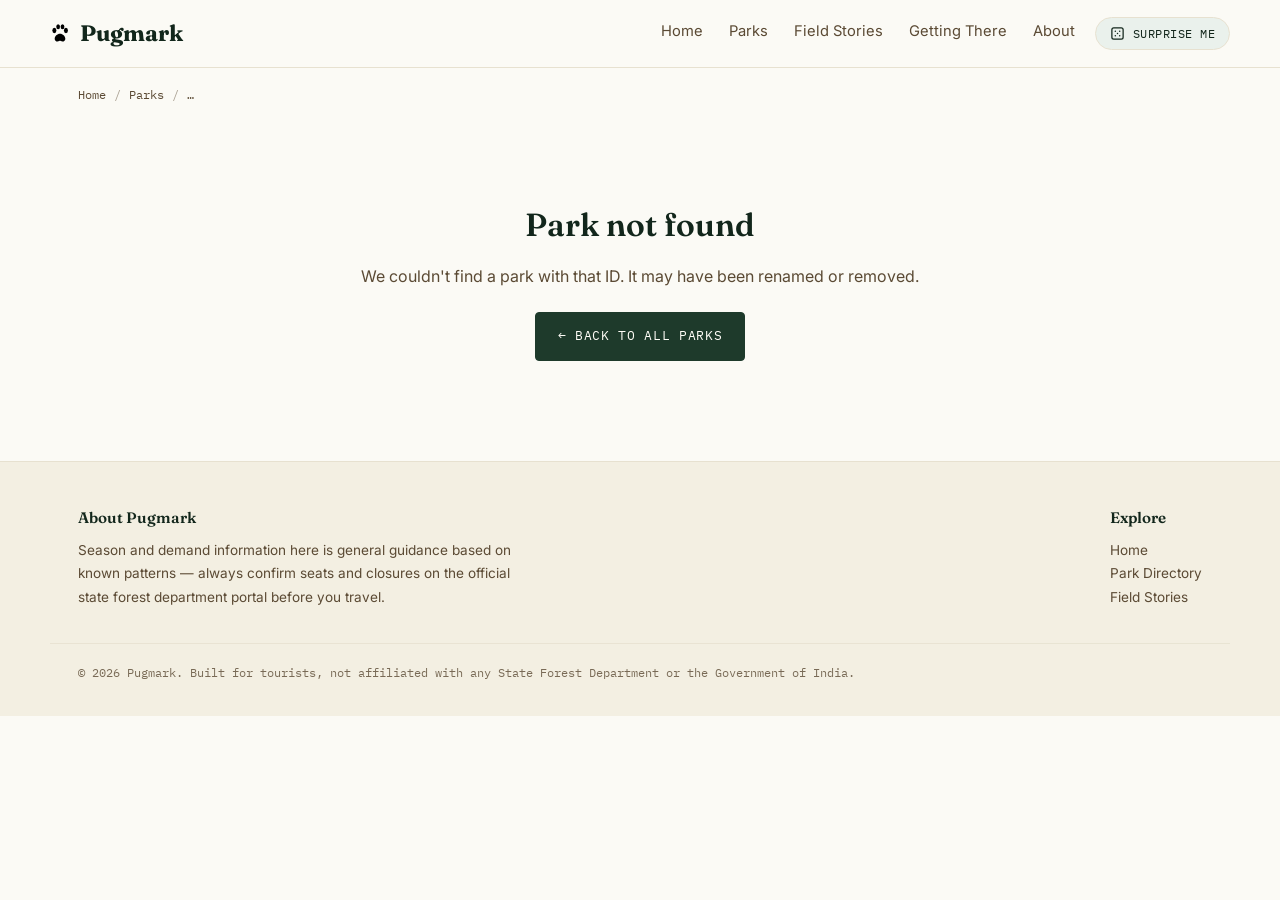
<file: pugmark/park.html>
<!DOCTYPE html>
<html lang="en">
<head>
<meta charset="UTF-8">
<meta name="viewport" content="width=device-width, initial-scale=1.0">
<title>Park — Pugmark</title>
<link rel="icon" href="data:image/svg+xml,%3Csvg xmlns='http://www.w3.org/2000/svg' viewBox='0 0 64 64'%3E%3Crect width='64' height='64' rx='14' fill='%231E3A2B'/%3E%3Cg fill='%23B8862B'%3E%3Cpath d='M32 34c-9 0-17 8-17 16 0 6 4 9 9 9 4 0 7-2 8-2s4 2 8 2c5 0 9-3 9-9 0-8-8-16-17-16z'/%3E%3Cellipse cx='14' cy='24' rx='6.5' ry='8.5'/%3E%3Cellipse cx='26' cy='12' rx='6' ry='8'/%3E%3Cellipse cx='40' cy='12' rx='6' ry='8'/%3E%3Cellipse cx='51' cy='24' rx='6.5' ry='8.5'/%3E%3C/g%3E%3C/svg%3E">
<link rel="preconnect" href="https://fonts.googleapis.com">
<link href="https://fonts.googleapis.com/css2?family=Fraunces:opsz,wght@9..144,400;9..144,500;9..144,600;9..144,700&family=Inter:wght@400;500;600;700&family=IBM+Plex+Mono:wght@400;500;600&display=swap" rel="stylesheet">
<link rel="stylesheet" href="assets/style.css?v=20260811f">
<script>document.documentElement.classList.add('js');</script>
</head>
<body>
<a href="#main" class="skip-link">Skip to content</a>

<svg width="0" height="0" style="position:absolute">
  <symbol id="pawIcon" viewBox="0 0 64 64"><path d="M32 34c-9 0-17 8-17 16 0 6 4 9 9 9 4 0 7-2 8-2s4 2 8 2c5 0 9-3 9-9 0-8-8-16-17-16z"/><ellipse cx="14" cy="24" rx="6.5" ry="8.5"/><ellipse cx="26" cy="12" rx="6" ry="8"/><ellipse cx="40" cy="12" rx="6" ry="8"/><ellipse cx="51" cy="24" rx="6.5" ry="8.5"/></symbol>
  <symbol id="starIcon" viewBox="0 0 24 24"><path d="M12 2 L14.7 9.3 L22 10.2 L16.6 15.1 L18.2 22 L12 18.3 L5.8 22 L7.4 15.1 L2 10.2 L9.3 9.3 Z"/></symbol>
  <symbol id="icon-tiger" viewBox="0 0 100 100">
    <path d="M28,22 L20,8 L38,18 Z"/>
    <path d="M42,18 L38,4 L54,16 Z"/>
    <path d="M22,30 Q18,45 28,58 Q36,68 52,66 Q68,64 72,50 Q76,36 64,26 Q54,18 40,20 Q28,22 22,30 Z"/>
    <g stroke="currentColor" stroke-width="3.5" stroke-linecap="round" fill="none" opacity="0.4">
      <path d="M28,36 L36,32"/><path d="M27,46 L37,44"/><path d="M31,56 L40,55"/><path d="M52,26 L56,34"/>
    </g>
  </symbol>
  <symbol id="icon-lion" viewBox="0 0 100 100">
    <circle cx="50" cy="50" r="37" opacity="0.32"/>
    <path d="M50,8 L57,20 L43,20 Z"/><path d="M92,50 L80,57 L80,43 Z"/>
    <path d="M50,92 L43,80 L57,80 Z"/><path d="M8,50 L20,43 L20,57 Z"/>
    <circle cx="50" cy="52" r="25"/>
    <circle cx="34" cy="36" r="7"/><circle cx="66" cy="36" r="7"/>
  </symbol>
  <symbol id="icon-rhino" viewBox="0 0 100 100">
    <path d="M15,55 Q15,35 35,30 L60,28 Q80,28 85,45 Q88,55 78,62 L30,64 Q15,62 15,55 Z"/>
    <path d="M82,40 L94,26 L87,47 Z"/>
    <path d="M30,30 L26,16 L40,26 Z"/>
    <g fill="none" stroke="currentColor" stroke-width="3" opacity="0.35">
      <path d="M40,58 L40,66"/><path d="M55,58 L55,66"/>
    </g>
  </symbol>
  <symbol id="icon-elephant" viewBox="0 0 100 100">
    <path d="M62,30 Q90,30 88,55 Q86,72 62,64 Q75,50 70,38 Q68,32 62,30 Z" opacity="0.85"/>
    <circle cx="45" cy="42" r="26"/>
    <path d="M35,60 Q29,75 37,86 Q41,91 47,86 Q43,80 41,72 Q39,64 41,58 Z"/>
  </symbol>
  <symbol id="icon-leopard" viewBox="0 0 100 100">
    <path d="M26,24 L20,10 L36,20 Z"/><path d="M46,20 L44,6 L58,18 Z"/>
    <path d="M20,32 Q16,47 27,59 Q35,68 51,65 Q66,62 70,48 Q73,34 61,25 Q51,17 38,20 Q26,23 20,32 Z"/>
    <g opacity="0.4">
      <circle cx="32" cy="38" r="3.4"/><circle cx="44" cy="30" r="3.4"/><circle cx="56" cy="36" r="3.4"/>
      <circle cx="30" cy="50" r="3.4"/><circle cx="46" cy="52" r="3.4"/><circle cx="60" cy="48" r="3.4"/>
    </g>
  </symbol>
  <symbol id="icon-snowleopard" viewBox="0 0 100 100">
    <path d="M70,70 Q92,64 90,44 Q88,28 72,26" stroke="currentColor" stroke-width="11" fill="none" stroke-linecap="round" opacity="0.5"/>
    <path d="M26,24 L19,9 L36,20 Z"/><path d="M46,20 L44,5 L59,18 Z"/>
    <path d="M20,32 Q15,48 27,60 Q35,69 51,66 Q67,63 71,48 Q74,33 61,24 Q51,16 38,19 Q25,22 20,32 Z"/>
    <g opacity="0.35">
      <circle cx="32" cy="38" r="3.2"/><circle cx="45" cy="30" r="3.2"/><circle cx="57" cy="37" r="3.2"/>
      <circle cx="30" cy="51" r="3.2"/><circle cx="47" cy="53" r="3.2"/>
    </g>
  </symbol>
  <symbol id="icon-deer" viewBox="0 0 100 100">
    <g stroke="currentColor" stroke-width="3.2" fill="none" stroke-linecap="round">
      <path d="M36,30 L31,9"/><path d="M32,17 L23,8"/><path d="M32,21 L41,10"/>
      <path d="M52,30 L59,8"/><path d="M55,15 L67,6"/><path d="M53,19 L45,6"/>
    </g>
    <path d="M25,50 Q22,35 35,30 Q45,26 55,32 Q65,38 62,50 Q60,61 48,63 Q34,65 28,58 Q24,55 25,50 Z"/>
  </symbol>
  <symbol id="icon-bird" viewBox="0 0 100 100">
    <path d="M38,22 L34,7 L46,20 Z"/>
    <circle cx="46" cy="46" r="23"/>
    <path d="M66,44 L88,36 L68,54 Z"/>
    <path d="M30,58 Q18,68 8,64 Q20,78 38,72 Z" opacity="0.75"/>
  </symbol>
  <symbol id="icon-primate" viewBox="0 0 100 100">
    <circle cx="26" cy="42" r="11"/><circle cx="74" cy="42" r="11"/>
    <circle cx="50" cy="48" r="29"/>
    <ellipse cx="50" cy="56" rx="15" ry="13" opacity="0.4"/>
  </symbol>
  <symbol id="icon-crocodile" viewBox="0 0 100 100">
    <path d="M8,55 Q8,45 24,44 L82,39 Q95,39 95,48 Q95,55 82,55 L24,58 Q8,60 8,55 Z"/>
    <g>
      <path d="M28,44 L32,34 L37,44 Z"/><path d="M42,42 L46,32 L51,42 Z"/><path d="M56,41 L60,31 L65,41 Z"/>
    </g>
    <circle cx="27" cy="41" r="4"/>
  </symbol>
  <symbol id="icon-leaf" viewBox="0 0 100 100">
    <path d="M50,10 C75,20 85,45 65,70 C55,82 40,85 30,80 C20,60 25,30 50,10 Z"/>
    <path d="M50,14 C48,35 45,60 32,78" stroke="currentColor" stroke-width="2.6" fill="none" opacity="0.5" stroke-linecap="round"/>
  </symbol>
</svg>

<header class="site" id="siteHeader">
  <div class="wrap topbar">
    <a href="index.html" class="wordmark"><svg class="paw"><use href="#pawIcon"/></svg> Pugmark</a>
    <div class="nav-cluster">
      <nav class="nav-links">
        <a href="index.html">Home</a>
        <a href="parks.html">Parks</a>
        <a href="stories.html">Field Stories</a>
        <a href="getting-there.html">Getting There</a>
        <a href="about.html">About</a>
      </nav>
      <button class="surprise-btn" id="surpriseBtn" type="button" title="Jump to a random park">
        <svg viewBox="0 0 24 24" fill="none" stroke="currentColor" stroke-width="2"><rect x="3" y="3" width="18" height="18" rx="3"/><circle cx="8.5" cy="8.5" r="1.2" fill="currentColor" stroke="none"/><circle cx="15.5" cy="8.5" r="1.2" fill="currentColor" stroke="none"/><circle cx="8.5" cy="15.5" r="1.2" fill="currentColor" stroke="none"/><circle cx="15.5" cy="15.5" r="1.2" fill="currentColor" stroke="none"/><circle cx="12" cy="12" r="1.2" fill="currentColor" stroke="none"/></svg>
        <span>Surprise me</span>
      </button>
      <button class="nav-toggle" id="navToggle" aria-label="Toggle menu" aria-expanded="false">
        <svg class="icon-menu" viewBox="0 0 24 24" fill="none" stroke="currentColor" stroke-width="2"><line x1="3" y1="6.5" x2="21" y2="6.5"/><line x1="3" y1="12" x2="21" y2="12"/><line x1="3" y1="17.5" x2="21" y2="17.5"/></svg>
        <svg class="icon-x" viewBox="0 0 24 24" fill="none" stroke="currentColor" stroke-width="2"><line x1="5" y1="5" x2="19" y2="19"/><line x1="19" y1="5" x2="5" y2="19"/></svg>
      </button>
    </div>
  </div>
</header>

<main id="main">
  <div class="wrap" style="padding-top:18px">
    <nav class="breadcrumb">
      <a href="index.html">Home</a><span class="sep">/</span><a href="parks.html">Parks</a><span class="sep">/</span><span id="crumbCurrent">…</span>
    </nav>
  </div>
  <div id="parkDetail">
    <section class="wrap" style="padding:60px 0"><p class="mono" style="color:var(--bark)">Loading park details…</p></section>
  </div>
</main>

<footer>
  <div class="wrap foot-wrap">
    <div style="max-width:440px">
      <h4>About Pugmark</h4>
      <p>Season and demand information here is general guidance based on known patterns — always confirm seats and closures on the official state forest department portal before you travel.</p>
    </div>
    <div>
      <h4>Explore</h4>
      <ul>
        <li><a href="index.html">Home</a></li>
        <li><a href="parks.html">Park Directory</a></li>
        <li><a href="stories.html">Field Stories</a></li>
      </ul>
    </div>
  </div>
  <div class="wrap foot-note">
    <span>© <span data-year></span> Pugmark. Built for tourists, not affiliated with any State Forest Department or the Government of India.</span>
  </div>
</footer>

<button class="back-to-top" id="backToTop" aria-label="Back to top"><svg viewBox="0 0 24 24" fill="none" stroke="currentColor" stroke-width="2"><line x1="4" y1="12" x2="19" y2="12"/><polyline points="13 6 19 12 13 18"/></svg></button>

<script src="assets/data.js?v=20260811f"></script>
<script src="assets/app.js?v=20260811f"></script>
<script src="assets/site.js?v=20260811f"></script>
</body>
</html>
</file>
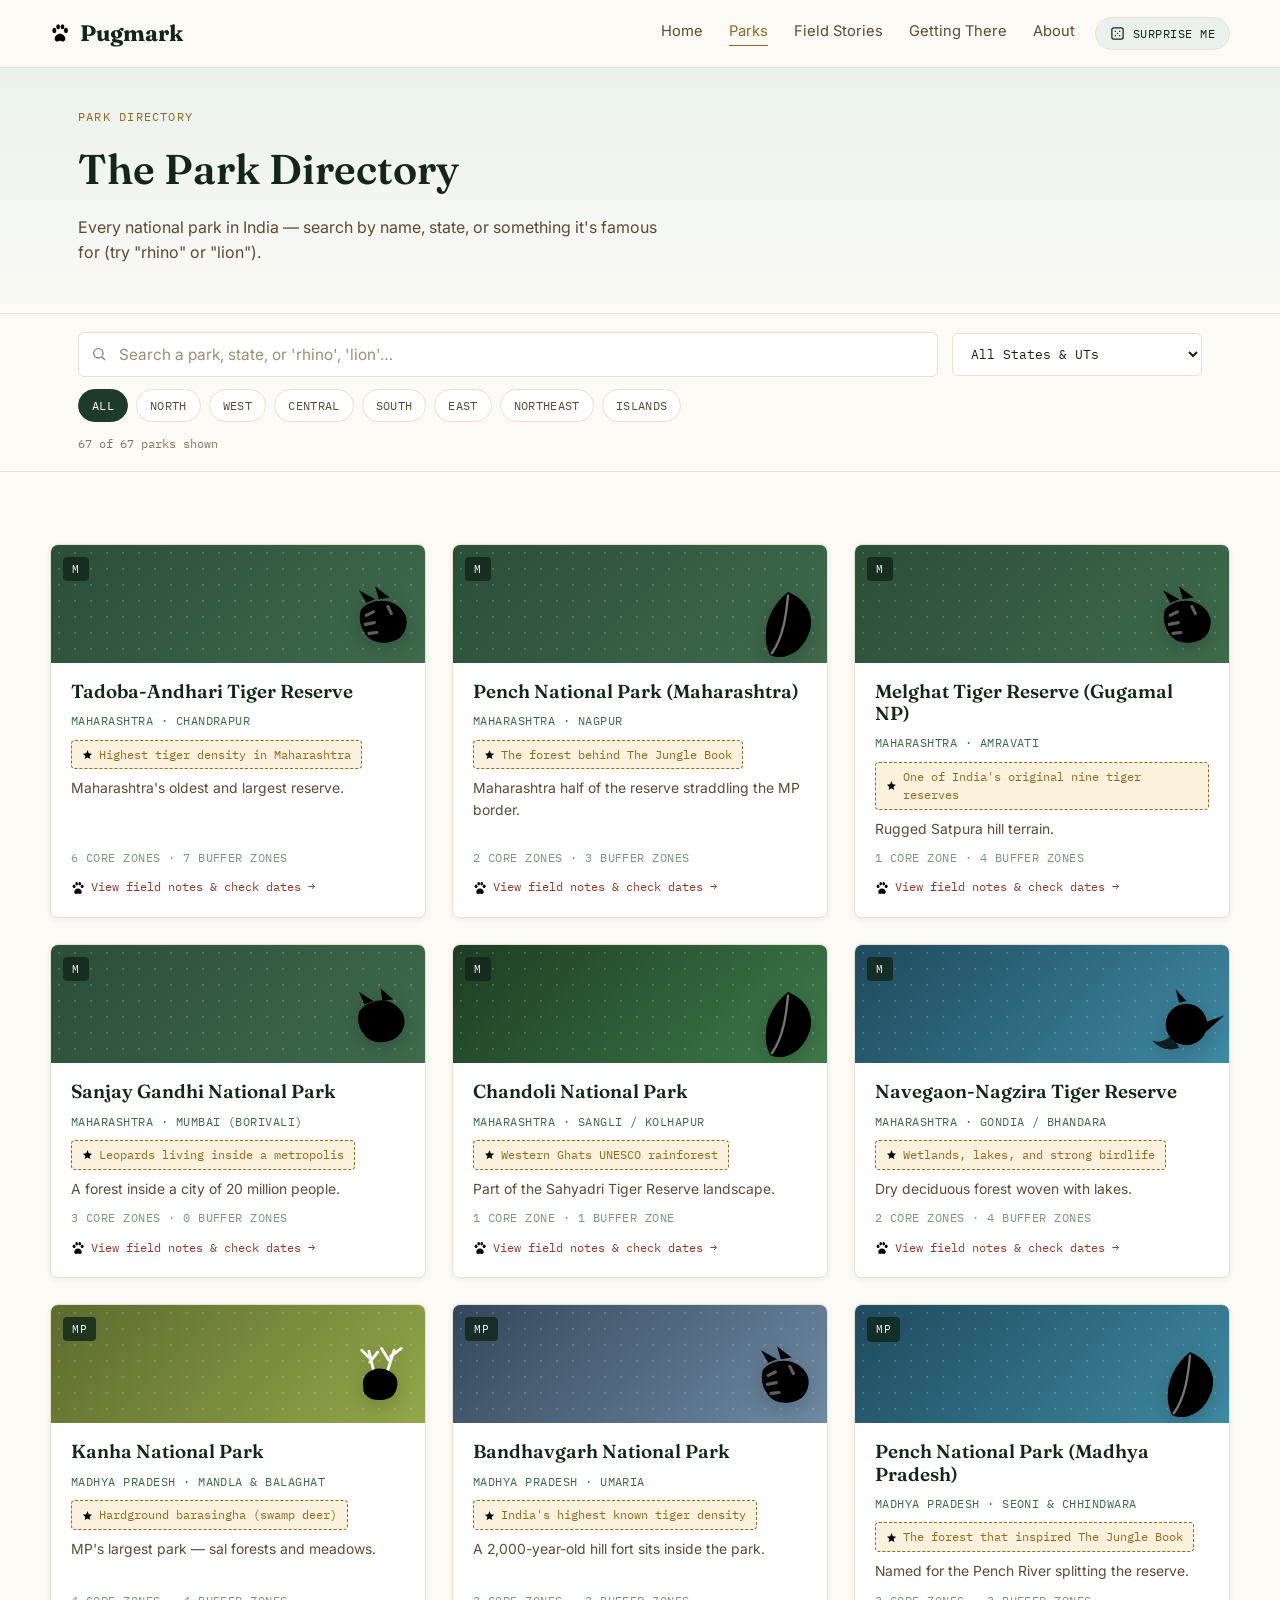
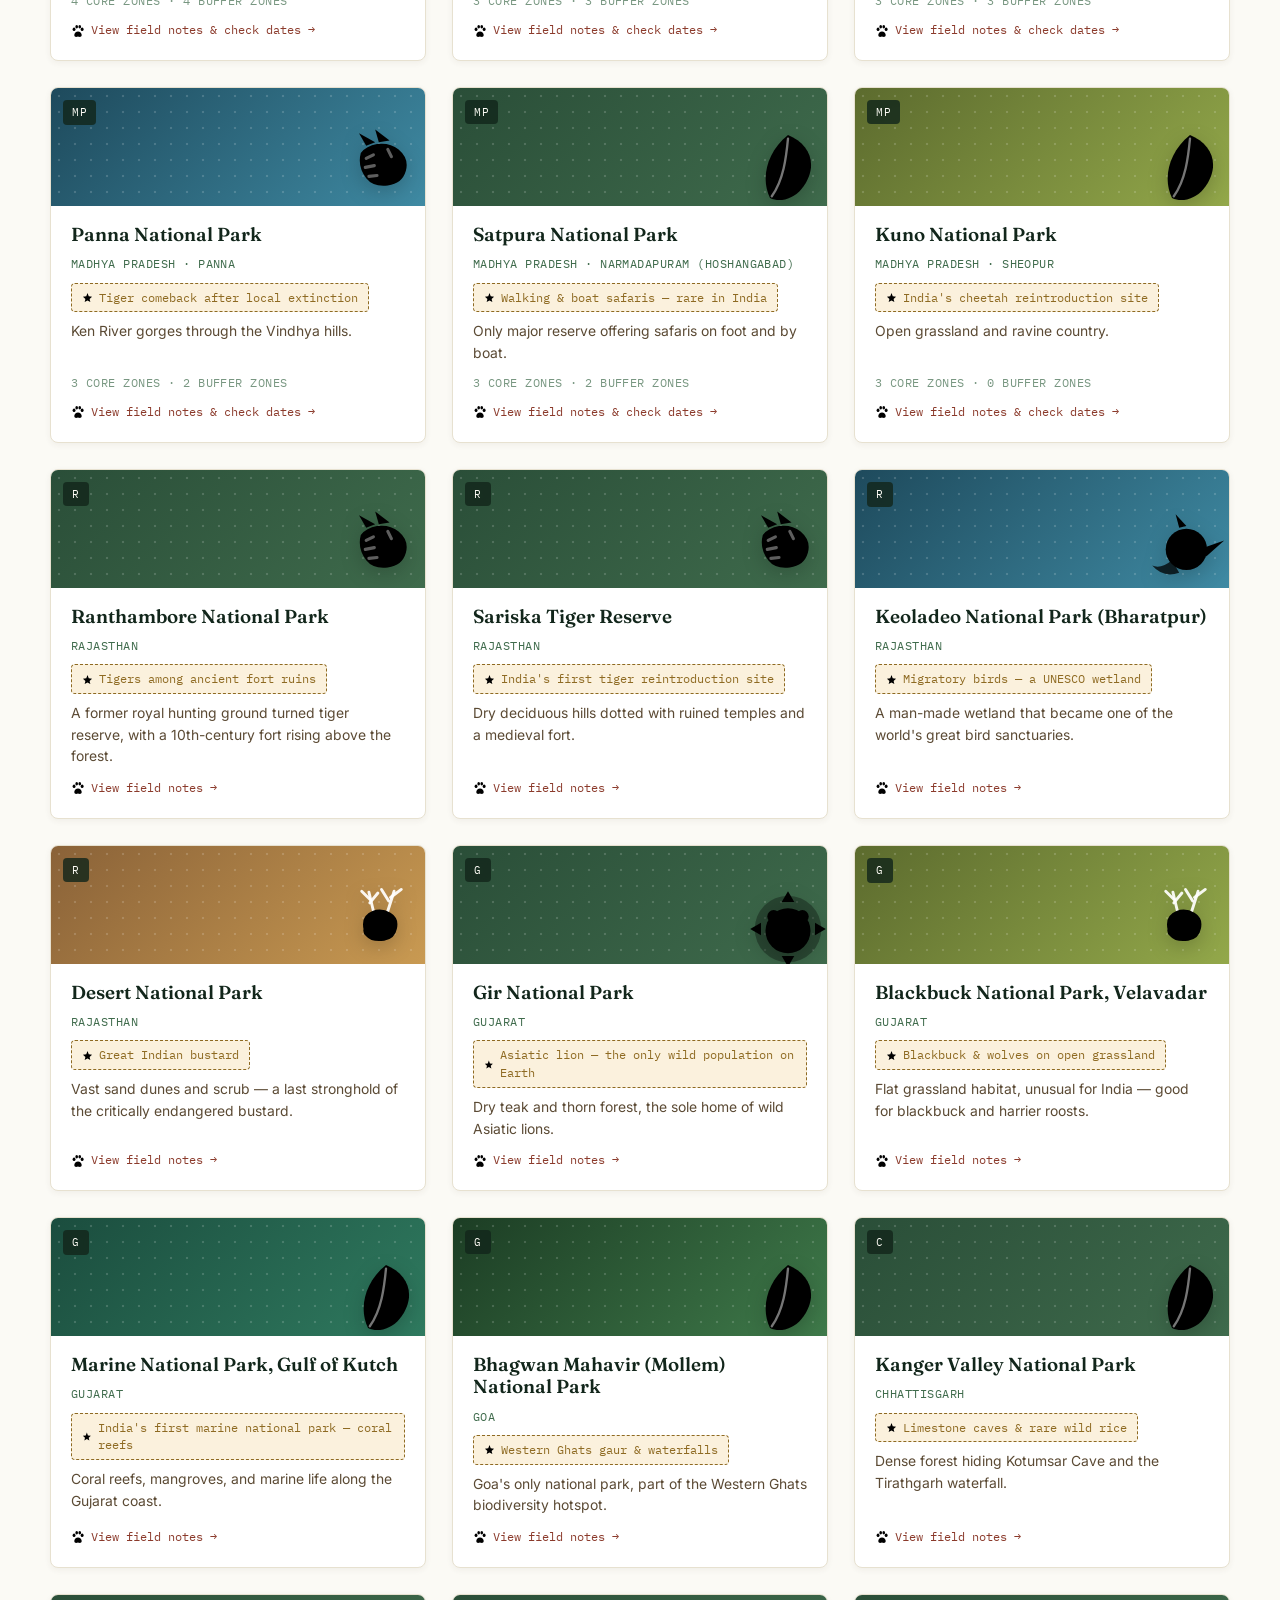
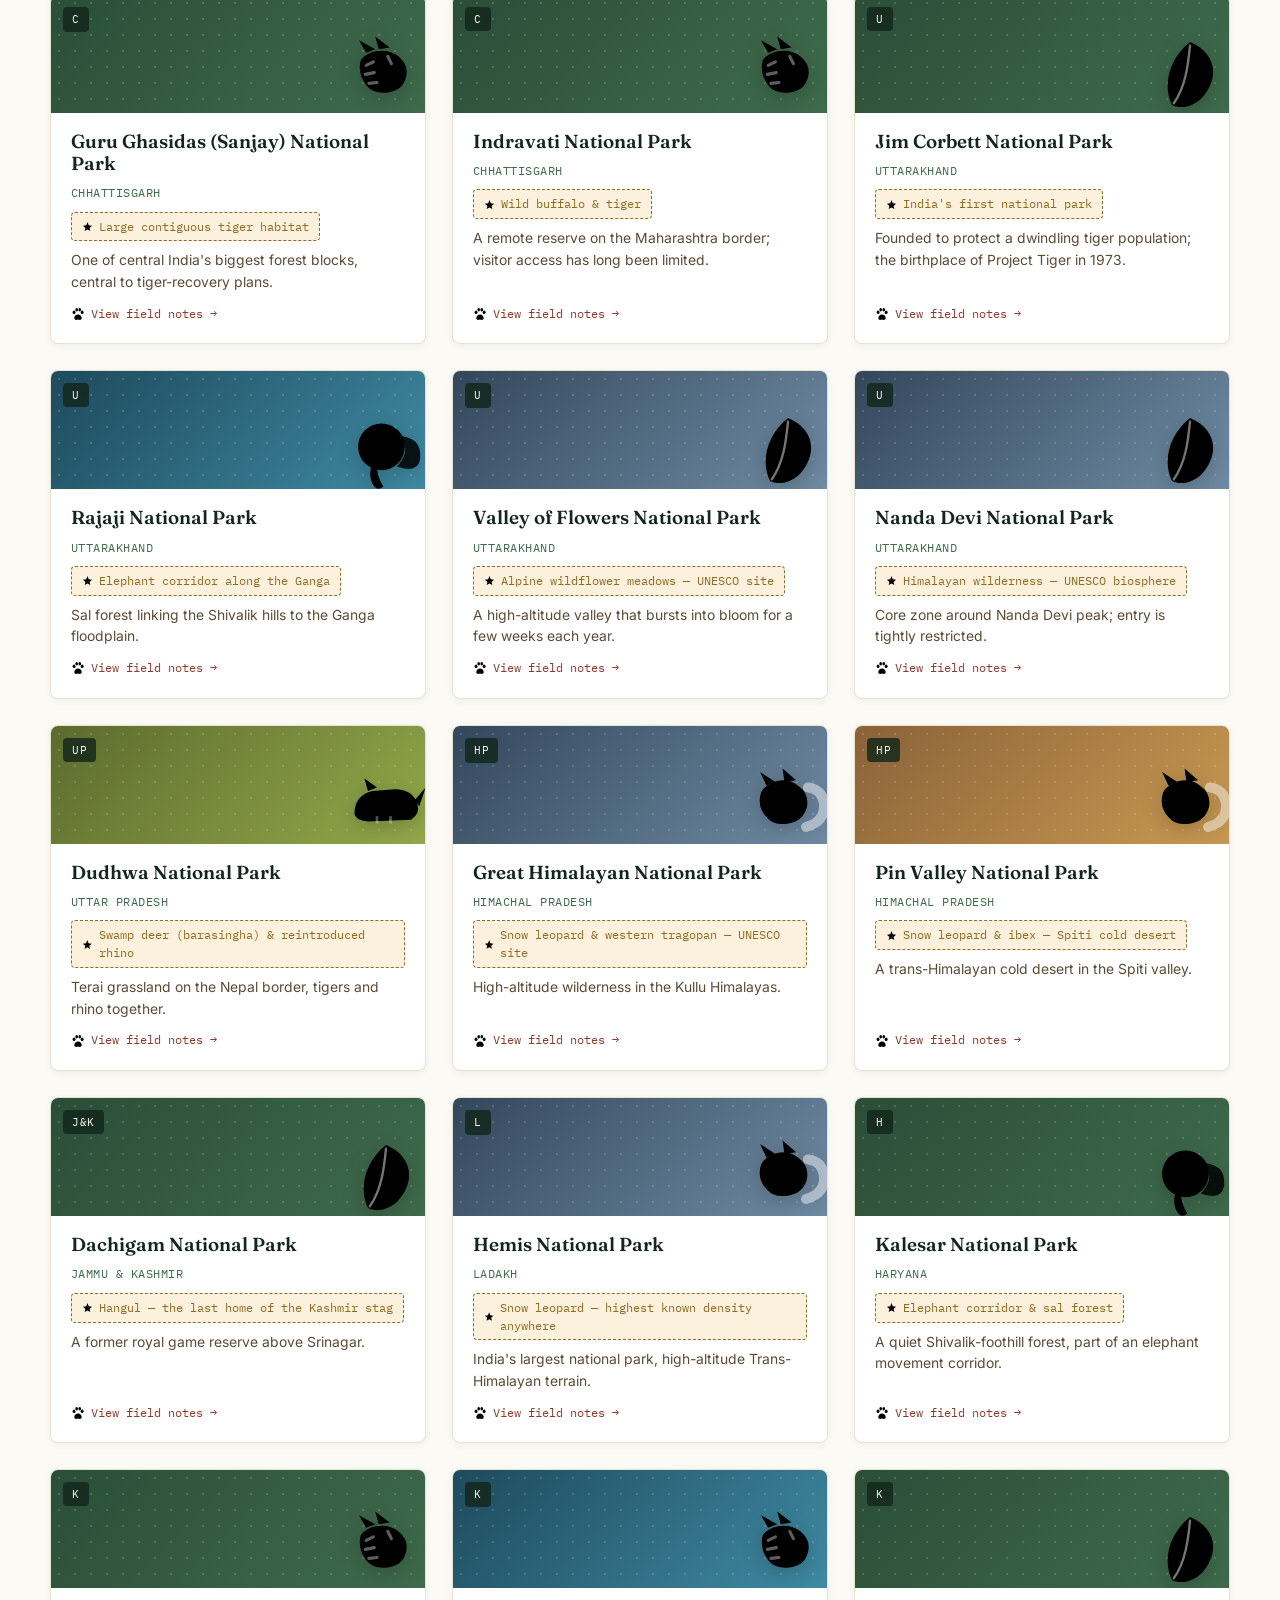
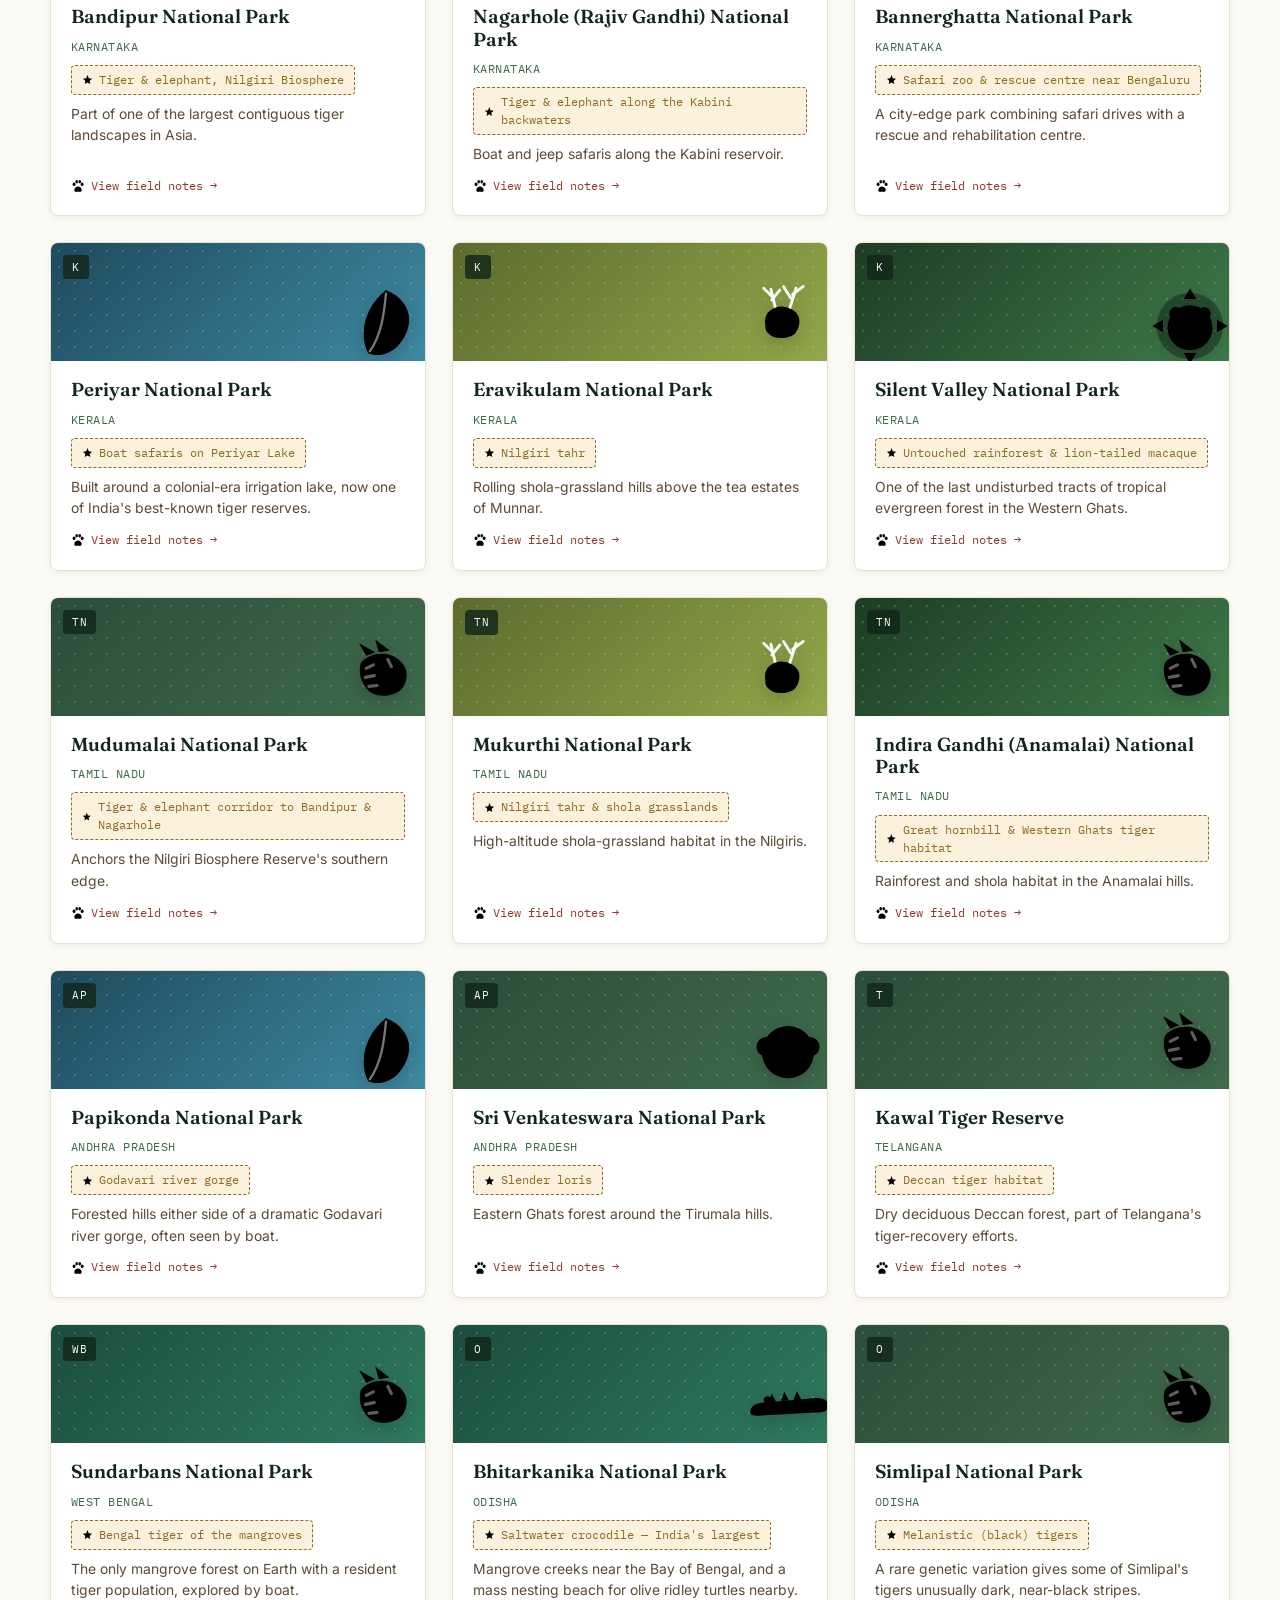
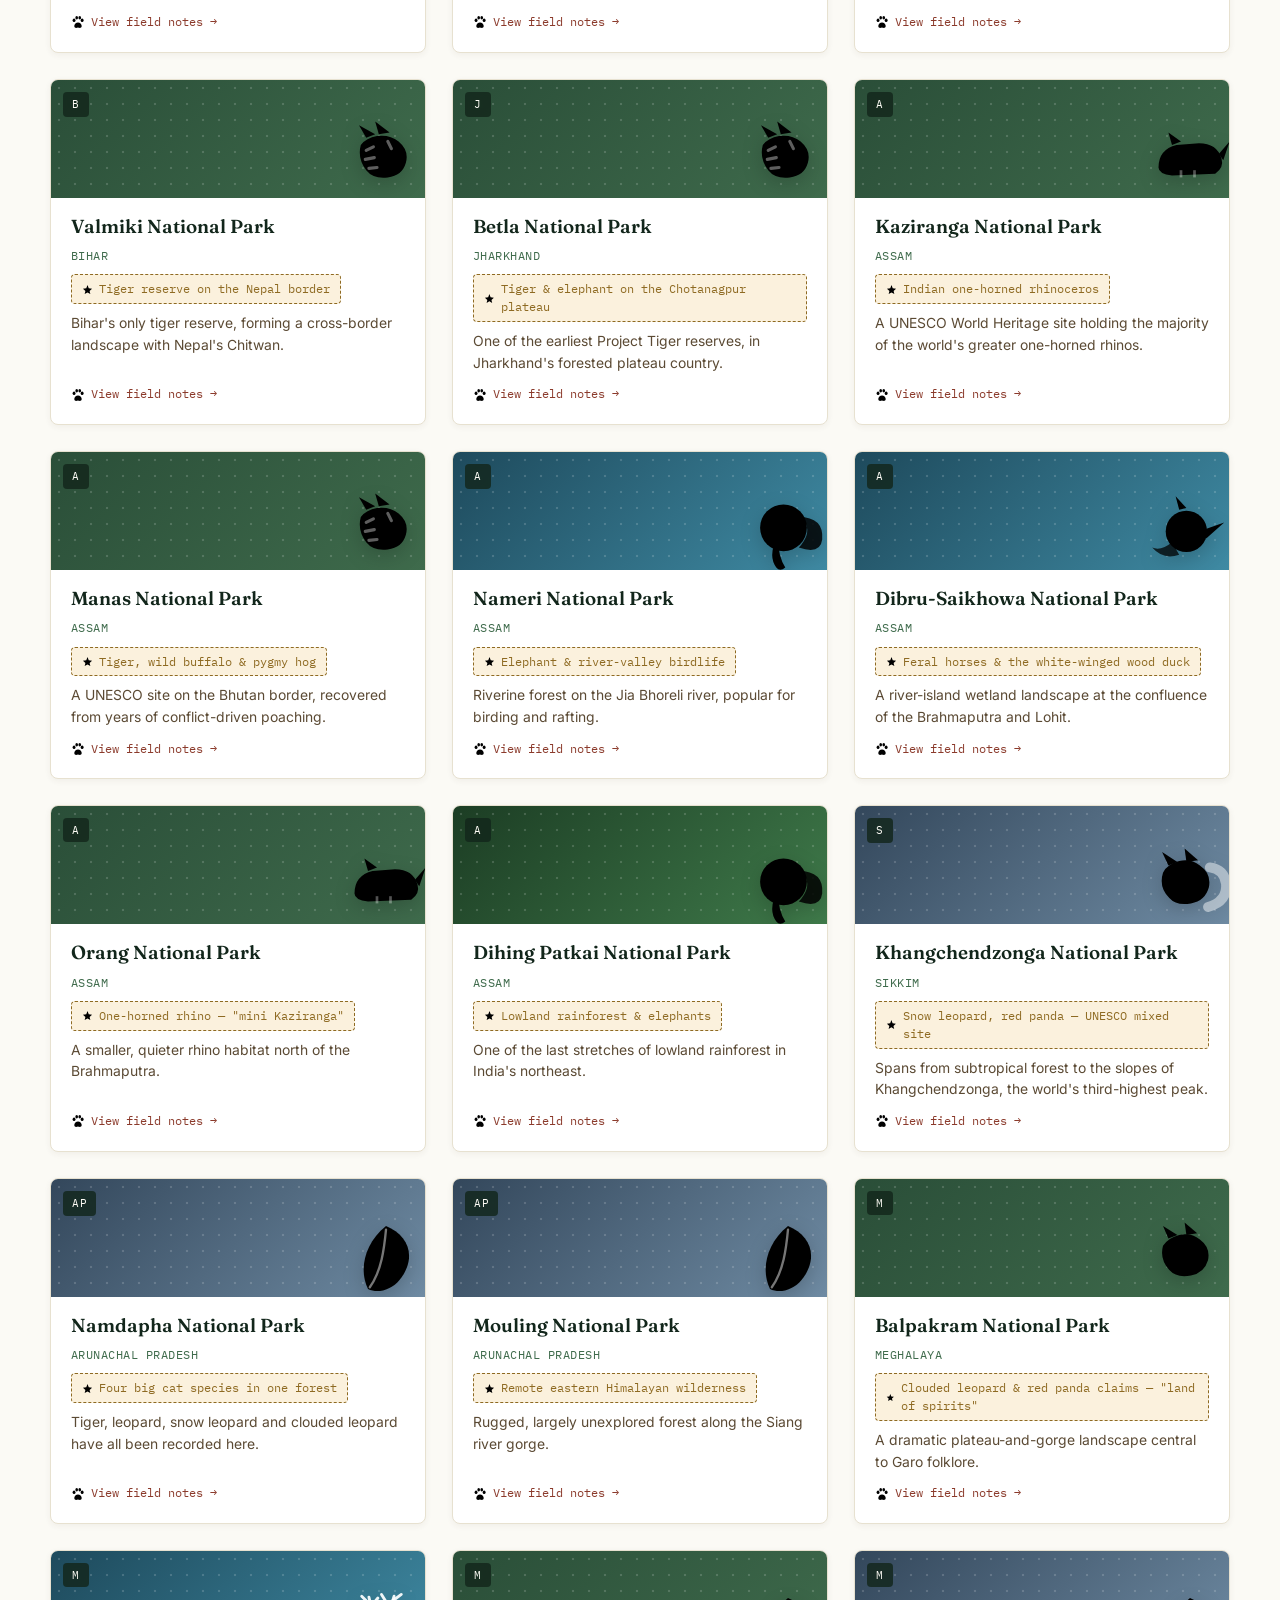
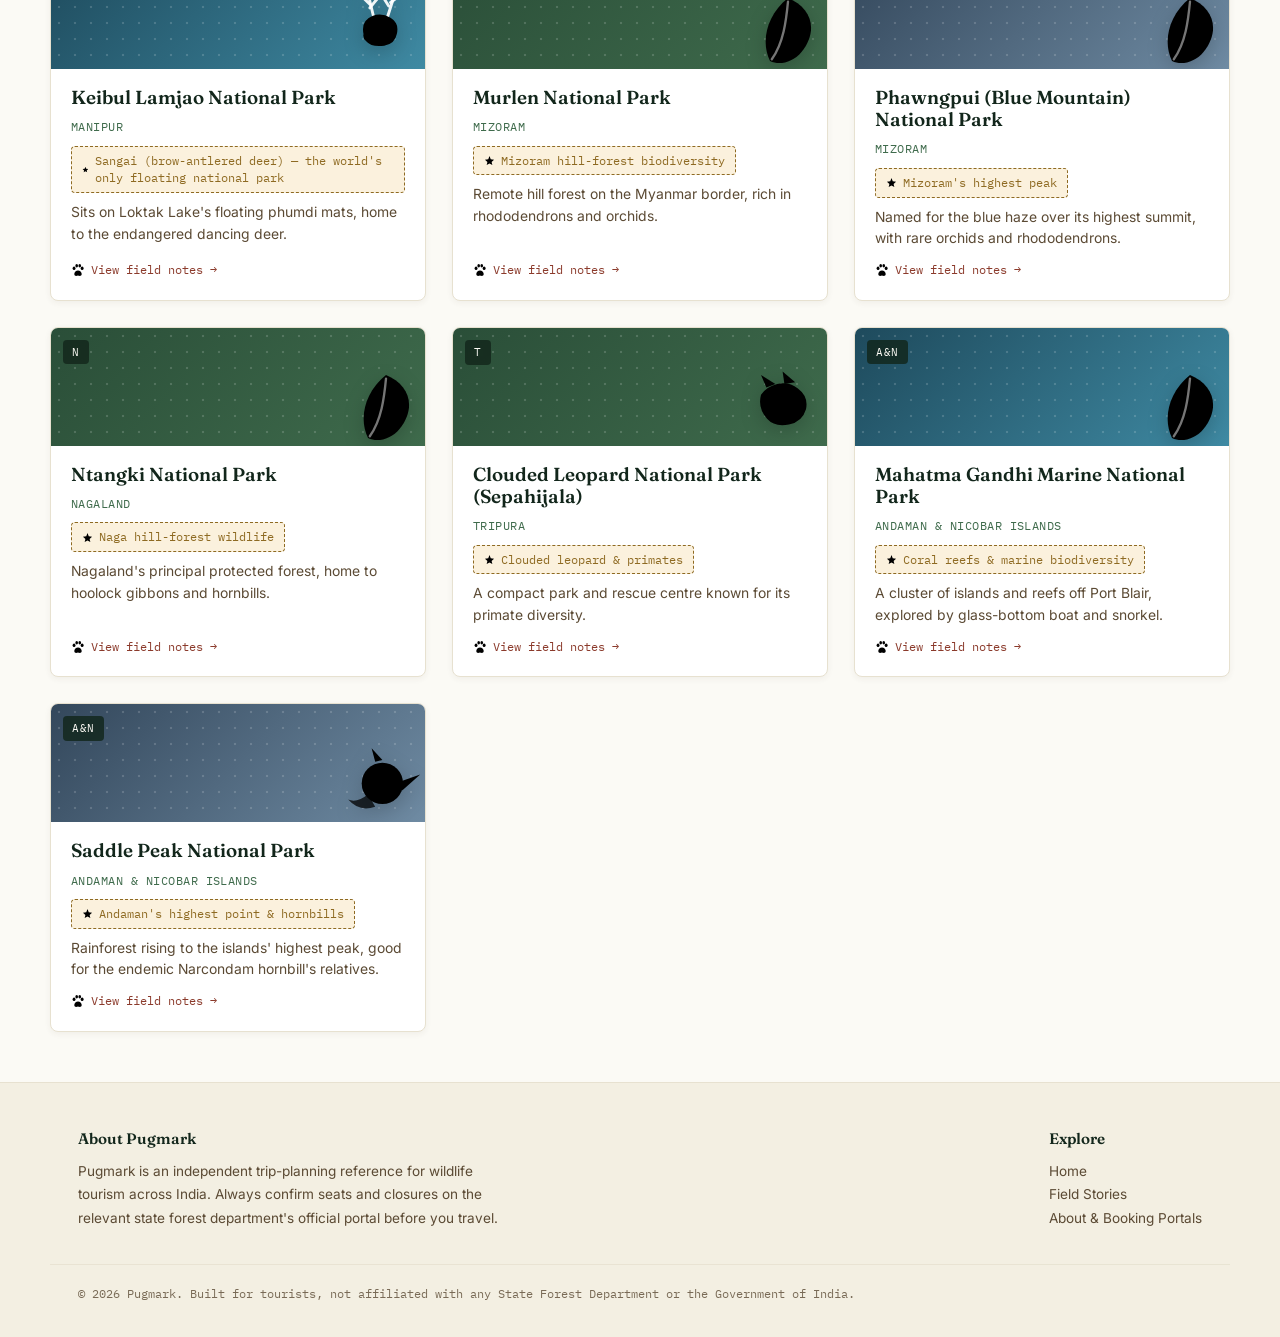
<file: pugmark/parks.html>
<!DOCTYPE html>
<html lang="en">
<head>
<meta charset="UTF-8">
<meta name="viewport" content="width=device-width, initial-scale=1.0">
<title>Park Directory — Pugmark</title>
<meta name="description" content="Search and filter every national park in India by state, region, or keyword.">
<link rel="icon" href="data:image/svg+xml,%3Csvg xmlns='http://www.w3.org/2000/svg' viewBox='0 0 64 64'%3E%3Crect width='64' height='64' rx='14' fill='%231E3A2B'/%3E%3Cg fill='%23B8862B'%3E%3Cpath d='M32 34c-9 0-17 8-17 16 0 6 4 9 9 9 4 0 7-2 8-2s4 2 8 2c5 0 9-3 9-9 0-8-8-16-17-16z'/%3E%3Cellipse cx='14' cy='24' rx='6.5' ry='8.5'/%3E%3Cellipse cx='26' cy='12' rx='6' ry='8'/%3E%3Cellipse cx='40' cy='12' rx='6' ry='8'/%3E%3Cellipse cx='51' cy='24' rx='6.5' ry='8.5'/%3E%3C/g%3E%3C/svg%3E">
<link rel="preconnect" href="https://fonts.googleapis.com">
<link href="https://fonts.googleapis.com/css2?family=Fraunces:opsz,wght@9..144,400;9..144,500;9..144,600;9..144,700&family=Inter:wght@400;500;600;700&family=IBM+Plex+Mono:wght@400;500;600&display=swap" rel="stylesheet">
<link rel="stylesheet" href="assets/style.css?v=20260811f">
<script>document.documentElement.classList.add('js');</script>
</head>
<body>
<a href="#main" class="skip-link">Skip to content</a>

<svg width="0" height="0" style="position:absolute">
  <symbol id="pawIcon" viewBox="0 0 64 64"><path d="M32 34c-9 0-17 8-17 16 0 6 4 9 9 9 4 0 7-2 8-2s4 2 8 2c5 0 9-3 9-9 0-8-8-16-17-16z"/><ellipse cx="14" cy="24" rx="6.5" ry="8.5"/><ellipse cx="26" cy="12" rx="6" ry="8"/><ellipse cx="40" cy="12" rx="6" ry="8"/><ellipse cx="51" cy="24" rx="6.5" ry="8.5"/></symbol>
  <symbol id="starIcon" viewBox="0 0 24 24"><path d="M12 2 L14.7 9.3 L22 10.2 L16.6 15.1 L18.2 22 L12 18.3 L5.8 22 L7.4 15.1 L2 10.2 L9.3 9.3 Z"/></symbol>
  <symbol id="icon-tiger" viewBox="0 0 100 100">
    <path d="M28,22 L20,8 L38,18 Z"/>
    <path d="M42,18 L38,4 L54,16 Z"/>
    <path d="M22,30 Q18,45 28,58 Q36,68 52,66 Q68,64 72,50 Q76,36 64,26 Q54,18 40,20 Q28,22 22,30 Z"/>
    <g stroke="currentColor" stroke-width="3.5" stroke-linecap="round" fill="none" opacity="0.4">
      <path d="M28,36 L36,32"/><path d="M27,46 L37,44"/><path d="M31,56 L40,55"/><path d="M52,26 L56,34"/>
    </g>
  </symbol>
  <symbol id="icon-lion" viewBox="0 0 100 100">
    <circle cx="50" cy="50" r="37" opacity="0.32"/>
    <path d="M50,8 L57,20 L43,20 Z"/><path d="M92,50 L80,57 L80,43 Z"/>
    <path d="M50,92 L43,80 L57,80 Z"/><path d="M8,50 L20,43 L20,57 Z"/>
    <circle cx="50" cy="52" r="25"/>
    <circle cx="34" cy="36" r="7"/><circle cx="66" cy="36" r="7"/>
  </symbol>
  <symbol id="icon-rhino" viewBox="0 0 100 100">
    <path d="M15,55 Q15,35 35,30 L60,28 Q80,28 85,45 Q88,55 78,62 L30,64 Q15,62 15,55 Z"/>
    <path d="M82,40 L94,26 L87,47 Z"/>
    <path d="M30,30 L26,16 L40,26 Z"/>
    <g fill="none" stroke="currentColor" stroke-width="3" opacity="0.35">
      <path d="M40,58 L40,66"/><path d="M55,58 L55,66"/>
    </g>
  </symbol>
  <symbol id="icon-elephant" viewBox="0 0 100 100">
    <path d="M62,30 Q90,30 88,55 Q86,72 62,64 Q75,50 70,38 Q68,32 62,30 Z" opacity="0.85"/>
    <circle cx="45" cy="42" r="26"/>
    <path d="M35,60 Q29,75 37,86 Q41,91 47,86 Q43,80 41,72 Q39,64 41,58 Z"/>
  </symbol>
  <symbol id="icon-leopard" viewBox="0 0 100 100">
    <path d="M26,24 L20,10 L36,20 Z"/><path d="M46,20 L44,6 L58,18 Z"/>
    <path d="M20,32 Q16,47 27,59 Q35,68 51,65 Q66,62 70,48 Q73,34 61,25 Q51,17 38,20 Q26,23 20,32 Z"/>
    <g opacity="0.4">
      <circle cx="32" cy="38" r="3.4"/><circle cx="44" cy="30" r="3.4"/><circle cx="56" cy="36" r="3.4"/>
      <circle cx="30" cy="50" r="3.4"/><circle cx="46" cy="52" r="3.4"/><circle cx="60" cy="48" r="3.4"/>
    </g>
  </symbol>
  <symbol id="icon-snowleopard" viewBox="0 0 100 100">
    <path d="M70,70 Q92,64 90,44 Q88,28 72,26" stroke="currentColor" stroke-width="11" fill="none" stroke-linecap="round" opacity="0.5"/>
    <path d="M26,24 L19,9 L36,20 Z"/><path d="M46,20 L44,5 L59,18 Z"/>
    <path d="M20,32 Q15,48 27,60 Q35,69 51,66 Q67,63 71,48 Q74,33 61,24 Q51,16 38,19 Q25,22 20,32 Z"/>
    <g opacity="0.35">
      <circle cx="32" cy="38" r="3.2"/><circle cx="45" cy="30" r="3.2"/><circle cx="57" cy="37" r="3.2"/>
      <circle cx="30" cy="51" r="3.2"/><circle cx="47" cy="53" r="3.2"/>
    </g>
  </symbol>
  <symbol id="icon-deer" viewBox="0 0 100 100">
    <g stroke="currentColor" stroke-width="3.2" fill="none" stroke-linecap="round">
      <path d="M36,30 L31,9"/><path d="M32,17 L23,8"/><path d="M32,21 L41,10"/>
      <path d="M52,30 L59,8"/><path d="M55,15 L67,6"/><path d="M53,19 L45,6"/>
    </g>
    <path d="M25,50 Q22,35 35,30 Q45,26 55,32 Q65,38 62,50 Q60,61 48,63 Q34,65 28,58 Q24,55 25,50 Z"/>
  </symbol>
  <symbol id="icon-bird" viewBox="0 0 100 100">
    <path d="M38,22 L34,7 L46,20 Z"/>
    <circle cx="46" cy="46" r="23"/>
    <path d="M66,44 L88,36 L68,54 Z"/>
    <path d="M30,58 Q18,68 8,64 Q20,78 38,72 Z" opacity="0.75"/>
  </symbol>
  <symbol id="icon-primate" viewBox="0 0 100 100">
    <circle cx="26" cy="42" r="11"/><circle cx="74" cy="42" r="11"/>
    <circle cx="50" cy="48" r="29"/>
    <ellipse cx="50" cy="56" rx="15" ry="13" opacity="0.4"/>
  </symbol>
  <symbol id="icon-crocodile" viewBox="0 0 100 100">
    <path d="M8,55 Q8,45 24,44 L82,39 Q95,39 95,48 Q95,55 82,55 L24,58 Q8,60 8,55 Z"/>
    <g>
      <path d="M28,44 L32,34 L37,44 Z"/><path d="M42,42 L46,32 L51,42 Z"/><path d="M56,41 L60,31 L65,41 Z"/>
    </g>
    <circle cx="27" cy="41" r="4"/>
  </symbol>
  <symbol id="icon-leaf" viewBox="0 0 100 100">
    <path d="M50,10 C75,20 85,45 65,70 C55,82 40,85 30,80 C20,60 25,30 50,10 Z"/>
    <path d="M50,14 C48,35 45,60 32,78" stroke="currentColor" stroke-width="2.6" fill="none" opacity="0.5" stroke-linecap="round"/>
  </symbol>
</svg>

<header class="site" id="siteHeader">
  <div class="wrap topbar">
    <a href="index.html" class="wordmark"><svg class="paw"><use href="#pawIcon"/></svg> Pugmark</a>
    <div class="nav-cluster">
      <nav class="nav-links">
        <a href="index.html">Home</a>
        <a href="parks.html">Parks</a>
        <a href="stories.html">Field Stories</a>
        <a href="getting-there.html">Getting There</a>
        <a href="about.html">About</a>
      </nav>
      <button class="surprise-btn" id="surpriseBtn" type="button" title="Jump to a random park">
        <svg viewBox="0 0 24 24" fill="none" stroke="currentColor" stroke-width="2"><rect x="3" y="3" width="18" height="18" rx="3"/><circle cx="8.5" cy="8.5" r="1.2" fill="currentColor" stroke="none"/><circle cx="15.5" cy="8.5" r="1.2" fill="currentColor" stroke="none"/><circle cx="8.5" cy="15.5" r="1.2" fill="currentColor" stroke="none"/><circle cx="15.5" cy="15.5" r="1.2" fill="currentColor" stroke="none"/><circle cx="12" cy="12" r="1.2" fill="currentColor" stroke="none"/></svg>
        <span>Surprise me</span>
      </button>
      <button class="nav-toggle" id="navToggle" aria-label="Toggle menu" aria-expanded="false">
        <svg class="icon-menu" viewBox="0 0 24 24" fill="none" stroke="currentColor" stroke-width="2"><line x1="3" y1="6.5" x2="21" y2="6.5"/><line x1="3" y1="12" x2="21" y2="12"/><line x1="3" y1="17.5" x2="21" y2="17.5"/></svg>
        <svg class="icon-x" viewBox="0 0 24 24" fill="none" stroke="currentColor" stroke-width="2"><line x1="5" y1="5" x2="19" y2="19"/><line x1="19" y1="5" x2="5" y2="19"/></svg>
      </button>
    </div>
  </div>
</header>

<main id="main">
  <section class="page-hero">
    <div class="wrap">
      <div class="eyebrow">Park Directory</div>
      <h1>The Park Directory</h1>
      <p>Every national park in India — search by name, state, or something it's famous for (try "rhino" or "lion").</p>
    </div>
  </section>

  <section class="controls">
    <div class="wrap">
      <div class="row">
        <div class="search-box">
          <svg viewBox="0 0 24 24" fill="none" stroke="currentColor" stroke-width="2"><circle cx="11" cy="11" r="7"/><line x1="21" y1="21" x2="16.5" y2="16.5"/></svg>
          <input type="text" id="searchInput" placeholder="Search a park, state, or 'rhino', 'lion'…" autocomplete="off">
        </div>
        <select class="state-select" id="stateSelect"><option value="all">All States &amp; UTs</option></select>
      </div>
      <div class="region-chips" id="regionChips"></div>
      <div class="result-count" id="resultCount"></div>
    </div>
  </section>

  <section class="grid-section wrap">
    <div class="grid" id="parkGrid"></div>
  </section>
</main>

<footer>
  <div class="wrap foot-wrap">
    <div style="max-width:440px">
      <h4>About Pugmark</h4>
      <p>Pugmark is an independent trip-planning reference for wildlife tourism across India. Always confirm seats and closures on the relevant state forest department's official portal before you travel.</p>
    </div>
    <div>
      <h4>Explore</h4>
      <ul>
        <li><a href="index.html">Home</a></li>
        <li><a href="stories.html">Field Stories</a></li>
        <li><a href="about.html">About &amp; Booking Portals</a></li>
      </ul>
    </div>
  </div>
  <div class="wrap foot-note">
    <span>© <span data-year></span> Pugmark. Built for tourists, not affiliated with any State Forest Department or the Government of India.</span>
  </div>
</footer>

<button class="back-to-top" id="backToTop" aria-label="Back to top"><svg viewBox="0 0 24 24" fill="none" stroke="currentColor" stroke-width="2"><line x1="4" y1="12" x2="19" y2="12"/><polyline points="13 6 19 12 13 18"/></svg></button>

<script src="assets/data.js?v=20260811f"></script>
<script src="assets/app.js?v=20260811f"></script>
<script src="assets/site.js?v=20260811f"></script>
</body>
</html>
</file>
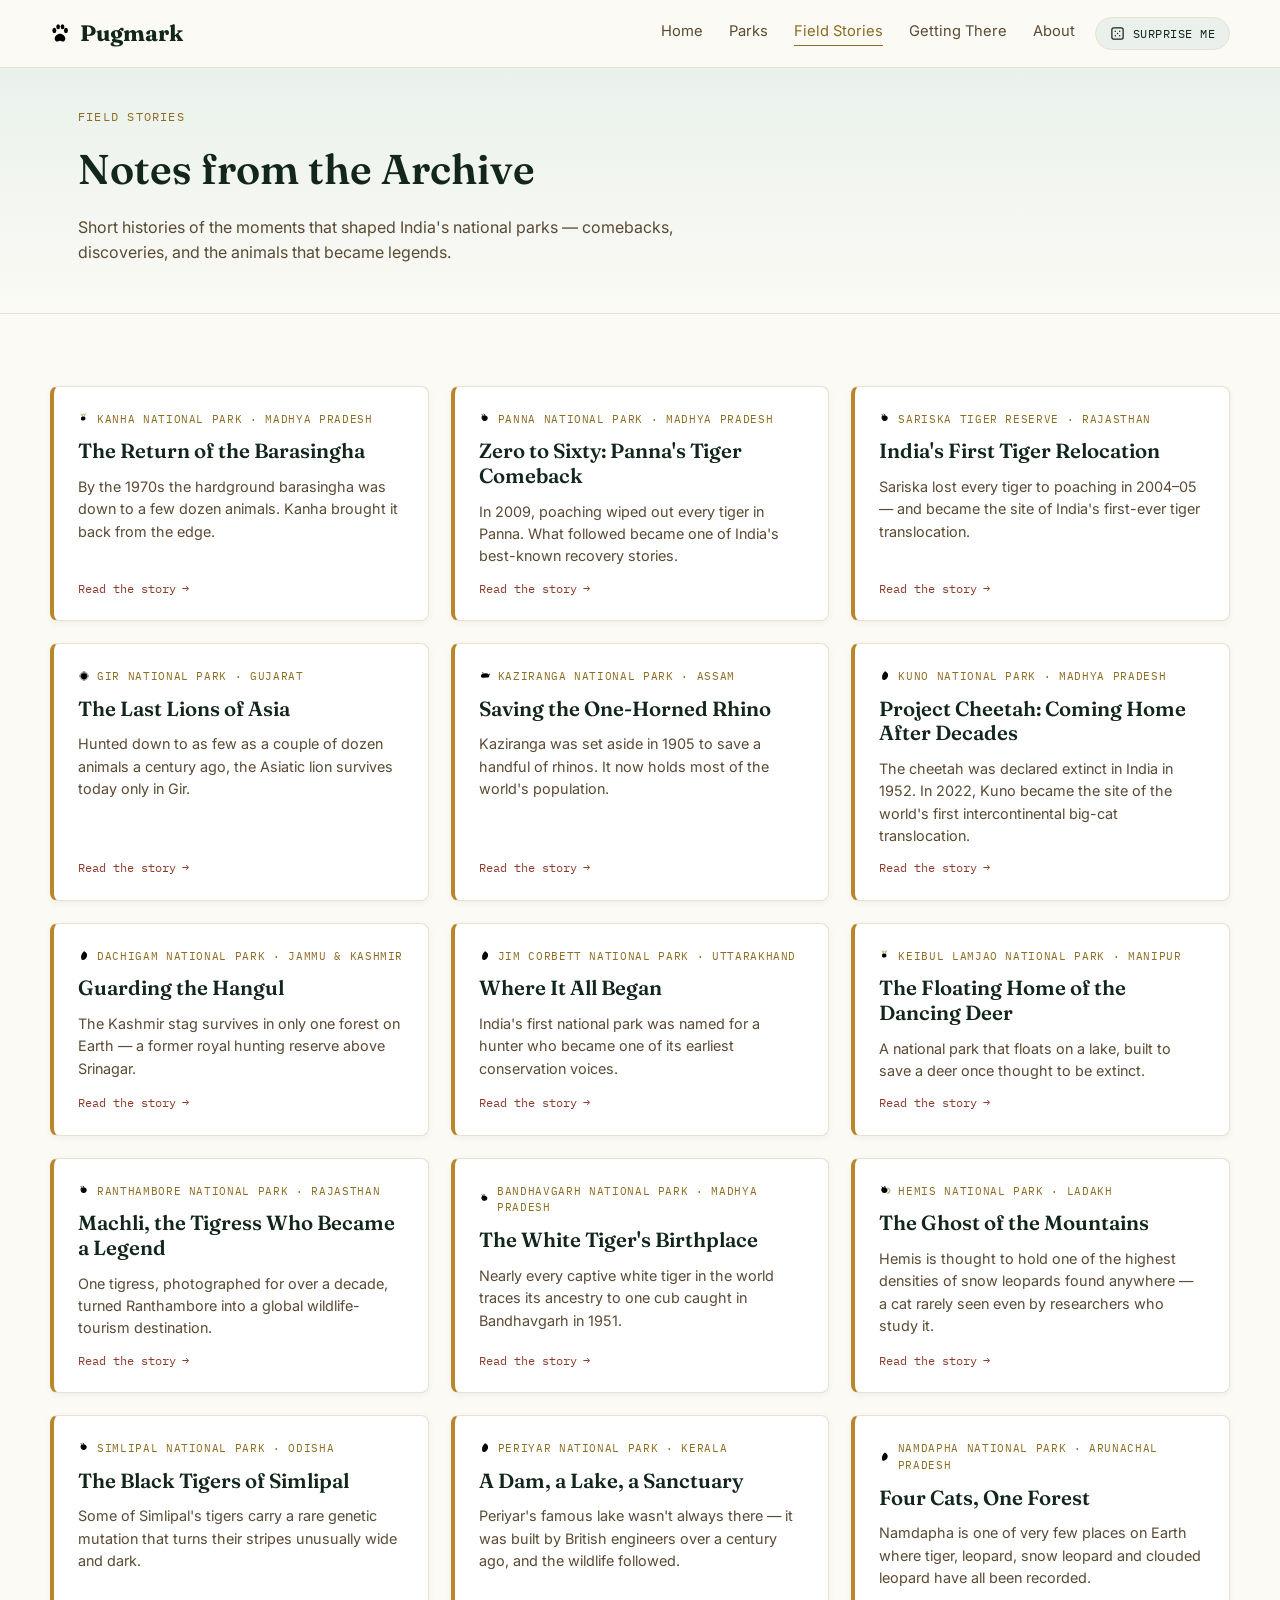
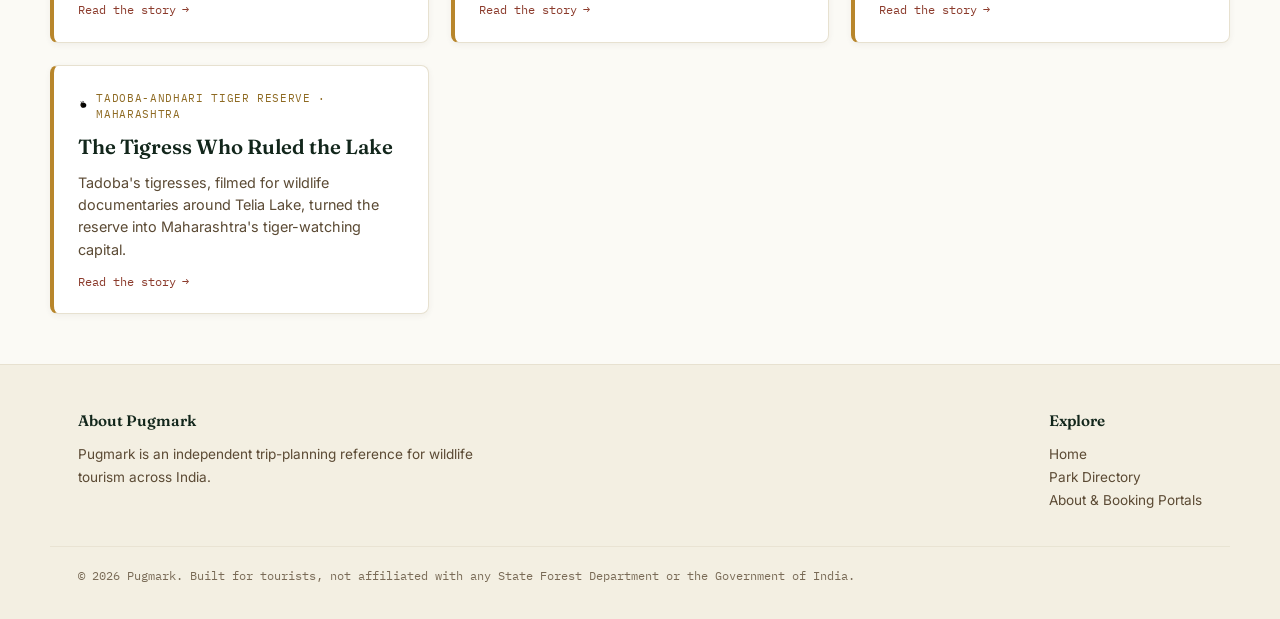
<file: pugmark/stories.html>
<!DOCTYPE html>
<html lang="en">
<head>
<meta charset="UTF-8">
<meta name="viewport" content="width=device-width, initial-scale=1.0">
<title>Field Stories — Pugmark</title>
<meta name="description" content="Short histories of the moments that shaped India's national parks — comebacks, discoveries, and the animals that became legends.">
<link rel="icon" href="data:image/svg+xml,%3Csvg xmlns='http://www.w3.org/2000/svg' viewBox='0 0 64 64'%3E%3Crect width='64' height='64' rx='14' fill='%231E3A2B'/%3E%3Cg fill='%23B8862B'%3E%3Cpath d='M32 34c-9 0-17 8-17 16 0 6 4 9 9 9 4 0 7-2 8-2s4 2 8 2c5 0 9-3 9-9 0-8-8-16-17-16z'/%3E%3Cellipse cx='14' cy='24' rx='6.5' ry='8.5'/%3E%3Cellipse cx='26' cy='12' rx='6' ry='8'/%3E%3Cellipse cx='40' cy='12' rx='6' ry='8'/%3E%3Cellipse cx='51' cy='24' rx='6.5' ry='8.5'/%3E%3C/g%3E%3C/svg%3E">
<link rel="preconnect" href="https://fonts.googleapis.com">
<link href="https://fonts.googleapis.com/css2?family=Fraunces:opsz,wght@9..144,400;9..144,500;9..144,600;9..144,700&family=Inter:wght@400;500;600;700&family=IBM+Plex+Mono:wght@400;500;600&display=swap" rel="stylesheet">
<link rel="stylesheet" href="assets/style.css?v=20260811f">
<script>document.documentElement.classList.add('js');</script>
</head>
<body>
<a href="#main" class="skip-link">Skip to content</a>

<svg width="0" height="0" style="position:absolute">
  <symbol id="pawIcon" viewBox="0 0 64 64"><path d="M32 34c-9 0-17 8-17 16 0 6 4 9 9 9 4 0 7-2 8-2s4 2 8 2c5 0 9-3 9-9 0-8-8-16-17-16z"/><ellipse cx="14" cy="24" rx="6.5" ry="8.5"/><ellipse cx="26" cy="12" rx="6" ry="8"/><ellipse cx="40" cy="12" rx="6" ry="8"/><ellipse cx="51" cy="24" rx="6.5" ry="8.5"/></symbol>
  <symbol id="starIcon" viewBox="0 0 24 24"><path d="M12 2 L14.7 9.3 L22 10.2 L16.6 15.1 L18.2 22 L12 18.3 L5.8 22 L7.4 15.1 L2 10.2 L9.3 9.3 Z"/></symbol>
  <symbol id="icon-tiger" viewBox="0 0 100 100">
    <path d="M28,22 L20,8 L38,18 Z"/>
    <path d="M42,18 L38,4 L54,16 Z"/>
    <path d="M22,30 Q18,45 28,58 Q36,68 52,66 Q68,64 72,50 Q76,36 64,26 Q54,18 40,20 Q28,22 22,30 Z"/>
    <g stroke="currentColor" stroke-width="3.5" stroke-linecap="round" fill="none" opacity="0.4">
      <path d="M28,36 L36,32"/><path d="M27,46 L37,44"/><path d="M31,56 L40,55"/><path d="M52,26 L56,34"/>
    </g>
  </symbol>
  <symbol id="icon-lion" viewBox="0 0 100 100">
    <circle cx="50" cy="50" r="37" opacity="0.32"/>
    <path d="M50,8 L57,20 L43,20 Z"/><path d="M92,50 L80,57 L80,43 Z"/>
    <path d="M50,92 L43,80 L57,80 Z"/><path d="M8,50 L20,43 L20,57 Z"/>
    <circle cx="50" cy="52" r="25"/>
    <circle cx="34" cy="36" r="7"/><circle cx="66" cy="36" r="7"/>
  </symbol>
  <symbol id="icon-rhino" viewBox="0 0 100 100">
    <path d="M15,55 Q15,35 35,30 L60,28 Q80,28 85,45 Q88,55 78,62 L30,64 Q15,62 15,55 Z"/>
    <path d="M82,40 L94,26 L87,47 Z"/>
    <path d="M30,30 L26,16 L40,26 Z"/>
    <g fill="none" stroke="currentColor" stroke-width="3" opacity="0.35">
      <path d="M40,58 L40,66"/><path d="M55,58 L55,66"/>
    </g>
  </symbol>
  <symbol id="icon-elephant" viewBox="0 0 100 100">
    <path d="M62,30 Q90,30 88,55 Q86,72 62,64 Q75,50 70,38 Q68,32 62,30 Z" opacity="0.85"/>
    <circle cx="45" cy="42" r="26"/>
    <path d="M35,60 Q29,75 37,86 Q41,91 47,86 Q43,80 41,72 Q39,64 41,58 Z"/>
  </symbol>
  <symbol id="icon-leopard" viewBox="0 0 100 100">
    <path d="M26,24 L20,10 L36,20 Z"/><path d="M46,20 L44,6 L58,18 Z"/>
    <path d="M20,32 Q16,47 27,59 Q35,68 51,65 Q66,62 70,48 Q73,34 61,25 Q51,17 38,20 Q26,23 20,32 Z"/>
    <g opacity="0.4">
      <circle cx="32" cy="38" r="3.4"/><circle cx="44" cy="30" r="3.4"/><circle cx="56" cy="36" r="3.4"/>
      <circle cx="30" cy="50" r="3.4"/><circle cx="46" cy="52" r="3.4"/><circle cx="60" cy="48" r="3.4"/>
    </g>
  </symbol>
  <symbol id="icon-snowleopard" viewBox="0 0 100 100">
    <path d="M70,70 Q92,64 90,44 Q88,28 72,26" stroke="currentColor" stroke-width="11" fill="none" stroke-linecap="round" opacity="0.5"/>
    <path d="M26,24 L19,9 L36,20 Z"/><path d="M46,20 L44,5 L59,18 Z"/>
    <path d="M20,32 Q15,48 27,60 Q35,69 51,66 Q67,63 71,48 Q74,33 61,24 Q51,16 38,19 Q25,22 20,32 Z"/>
    <g opacity="0.35">
      <circle cx="32" cy="38" r="3.2"/><circle cx="45" cy="30" r="3.2"/><circle cx="57" cy="37" r="3.2"/>
      <circle cx="30" cy="51" r="3.2"/><circle cx="47" cy="53" r="3.2"/>
    </g>
  </symbol>
  <symbol id="icon-deer" viewBox="0 0 100 100">
    <g stroke="currentColor" stroke-width="3.2" fill="none" stroke-linecap="round">
      <path d="M36,30 L31,9"/><path d="M32,17 L23,8"/><path d="M32,21 L41,10"/>
      <path d="M52,30 L59,8"/><path d="M55,15 L67,6"/><path d="M53,19 L45,6"/>
    </g>
    <path d="M25,50 Q22,35 35,30 Q45,26 55,32 Q65,38 62,50 Q60,61 48,63 Q34,65 28,58 Q24,55 25,50 Z"/>
  </symbol>
  <symbol id="icon-bird" viewBox="0 0 100 100">
    <path d="M38,22 L34,7 L46,20 Z"/>
    <circle cx="46" cy="46" r="23"/>
    <path d="M66,44 L88,36 L68,54 Z"/>
    <path d="M30,58 Q18,68 8,64 Q20,78 38,72 Z" opacity="0.75"/>
  </symbol>
  <symbol id="icon-primate" viewBox="0 0 100 100">
    <circle cx="26" cy="42" r="11"/><circle cx="74" cy="42" r="11"/>
    <circle cx="50" cy="48" r="29"/>
    <ellipse cx="50" cy="56" rx="15" ry="13" opacity="0.4"/>
  </symbol>
  <symbol id="icon-crocodile" viewBox="0 0 100 100">
    <path d="M8,55 Q8,45 24,44 L82,39 Q95,39 95,48 Q95,55 82,55 L24,58 Q8,60 8,55 Z"/>
    <g>
      <path d="M28,44 L32,34 L37,44 Z"/><path d="M42,42 L46,32 L51,42 Z"/><path d="M56,41 L60,31 L65,41 Z"/>
    </g>
    <circle cx="27" cy="41" r="4"/>
  </symbol>
  <symbol id="icon-leaf" viewBox="0 0 100 100">
    <path d="M50,10 C75,20 85,45 65,70 C55,82 40,85 30,80 C20,60 25,30 50,10 Z"/>
    <path d="M50,14 C48,35 45,60 32,78" stroke="currentColor" stroke-width="2.6" fill="none" opacity="0.5" stroke-linecap="round"/>
  </symbol>
</svg>

<header class="site" id="siteHeader">
  <div class="wrap topbar">
    <a href="index.html" class="wordmark"><svg class="paw"><use href="#pawIcon"/></svg> Pugmark</a>
    <div class="nav-cluster">
      <nav class="nav-links">
        <a href="index.html">Home</a>
        <a href="parks.html">Parks</a>
        <a href="stories.html">Field Stories</a>
        <a href="getting-there.html">Getting There</a>
        <a href="about.html">About</a>
      </nav>
      <button class="surprise-btn" id="surpriseBtn" type="button" title="Jump to a random park">
        <svg viewBox="0 0 24 24" fill="none" stroke="currentColor" stroke-width="2"><rect x="3" y="3" width="18" height="18" rx="3"/><circle cx="8.5" cy="8.5" r="1.2" fill="currentColor" stroke="none"/><circle cx="15.5" cy="8.5" r="1.2" fill="currentColor" stroke="none"/><circle cx="8.5" cy="15.5" r="1.2" fill="currentColor" stroke="none"/><circle cx="15.5" cy="15.5" r="1.2" fill="currentColor" stroke="none"/><circle cx="12" cy="12" r="1.2" fill="currentColor" stroke="none"/></svg>
        <span>Surprise me</span>
      </button>
      <button class="nav-toggle" id="navToggle" aria-label="Toggle menu" aria-expanded="false">
        <svg class="icon-menu" viewBox="0 0 24 24" fill="none" stroke="currentColor" stroke-width="2"><line x1="3" y1="6.5" x2="21" y2="6.5"/><line x1="3" y1="12" x2="21" y2="12"/><line x1="3" y1="17.5" x2="21" y2="17.5"/></svg>
        <svg class="icon-x" viewBox="0 0 24 24" fill="none" stroke="currentColor" stroke-width="2"><line x1="5" y1="5" x2="19" y2="19"/><line x1="19" y1="5" x2="5" y2="19"/></svg>
      </button>
    </div>
  </div>
</header>

<main id="main">
  <section class="page-hero">
    <div class="wrap">
      <div class="eyebrow">Field Stories</div>
      <h1>Notes from the Archive</h1>
      <p>Short histories of the moments that shaped India's national parks — comebacks, discoveries, and the animals that became legends.</p>
    </div>
  </section>

  <section class="stories-section wrap">
    <div class="story-grid" id="storyGrid"></div>
  </section>
</main>

<footer>
  <div class="wrap foot-wrap">
    <div style="max-width:440px">
      <h4>About Pugmark</h4>
      <p>Pugmark is an independent trip-planning reference for wildlife tourism across India.</p>
    </div>
    <div>
      <h4>Explore</h4>
      <ul>
        <li><a href="index.html">Home</a></li>
        <li><a href="parks.html">Park Directory</a></li>
        <li><a href="about.html">About &amp; Booking Portals</a></li>
      </ul>
    </div>
  </div>
  <div class="wrap foot-note">
    <span>© <span data-year></span> Pugmark. Built for tourists, not affiliated with any State Forest Department or the Government of India.</span>
  </div>
</footer>

<button class="back-to-top" id="backToTop" aria-label="Back to top"><svg viewBox="0 0 24 24" fill="none" stroke="currentColor" stroke-width="2"><line x1="4" y1="12" x2="19" y2="12"/><polyline points="13 6 19 12 13 18"/></svg></button>

<script src="assets/data.js?v=20260811f"></script>
<script src="assets/app.js?v=20260811f"></script>
<script src="assets/site.js?v=20260811f"></script>
</body>
</html>
</file>
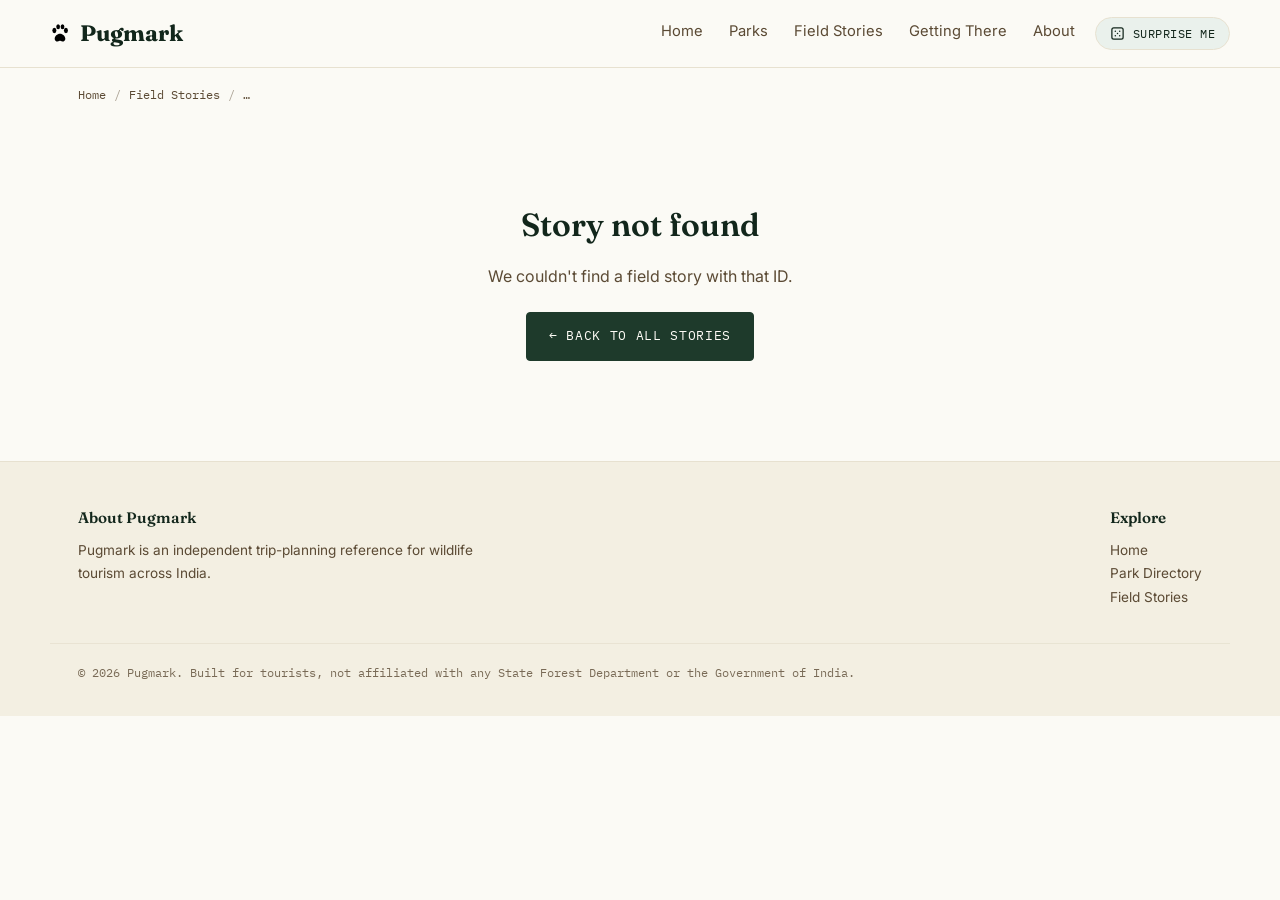
<file: pugmark/story.html>
<!DOCTYPE html>
<html lang="en">
<head>
<meta charset="UTF-8">
<meta name="viewport" content="width=device-width, initial-scale=1.0">
<title>Field Story — Pugmark</title>
<link rel="icon" href="data:image/svg+xml,%3Csvg xmlns='http://www.w3.org/2000/svg' viewBox='0 0 64 64'%3E%3Crect width='64' height='64' rx='14' fill='%231E3A2B'/%3E%3Cg fill='%23B8862B'%3E%3Cpath d='M32 34c-9 0-17 8-17 16 0 6 4 9 9 9 4 0 7-2 8-2s4 2 8 2c5 0 9-3 9-9 0-8-8-16-17-16z'/%3E%3Cellipse cx='14' cy='24' rx='6.5' ry='8.5'/%3E%3Cellipse cx='26' cy='12' rx='6' ry='8'/%3E%3Cellipse cx='40' cy='12' rx='6' ry='8'/%3E%3Cellipse cx='51' cy='24' rx='6.5' ry='8.5'/%3E%3C/g%3E%3C/svg%3E">
<link rel="preconnect" href="https://fonts.googleapis.com">
<link href="https://fonts.googleapis.com/css2?family=Fraunces:opsz,wght@9..144,400;9..144,500;9..144,600;9..144,700&family=Inter:wght@400;500;600;700&family=IBM+Plex+Mono:wght@400;500;600&display=swap" rel="stylesheet">
<link rel="stylesheet" href="assets/style.css?v=20260811f">
<script>document.documentElement.classList.add('js');</script>
</head>
<body>
<a href="#main" class="skip-link">Skip to content</a>

<svg width="0" height="0" style="position:absolute">
  <symbol id="pawIcon" viewBox="0 0 64 64"><path d="M32 34c-9 0-17 8-17 16 0 6 4 9 9 9 4 0 7-2 8-2s4 2 8 2c5 0 9-3 9-9 0-8-8-16-17-16z"/><ellipse cx="14" cy="24" rx="6.5" ry="8.5"/><ellipse cx="26" cy="12" rx="6" ry="8"/><ellipse cx="40" cy="12" rx="6" ry="8"/><ellipse cx="51" cy="24" rx="6.5" ry="8.5"/></symbol>
  <symbol id="starIcon" viewBox="0 0 24 24"><path d="M12 2 L14.7 9.3 L22 10.2 L16.6 15.1 L18.2 22 L12 18.3 L5.8 22 L7.4 15.1 L2 10.2 L9.3 9.3 Z"/></symbol>
  <symbol id="icon-tiger" viewBox="0 0 100 100">
    <path d="M28,22 L20,8 L38,18 Z"/>
    <path d="M42,18 L38,4 L54,16 Z"/>
    <path d="M22,30 Q18,45 28,58 Q36,68 52,66 Q68,64 72,50 Q76,36 64,26 Q54,18 40,20 Q28,22 22,30 Z"/>
    <g stroke="currentColor" stroke-width="3.5" stroke-linecap="round" fill="none" opacity="0.4">
      <path d="M28,36 L36,32"/><path d="M27,46 L37,44"/><path d="M31,56 L40,55"/><path d="M52,26 L56,34"/>
    </g>
  </symbol>
  <symbol id="icon-lion" viewBox="0 0 100 100">
    <circle cx="50" cy="50" r="37" opacity="0.32"/>
    <path d="M50,8 L57,20 L43,20 Z"/><path d="M92,50 L80,57 L80,43 Z"/>
    <path d="M50,92 L43,80 L57,80 Z"/><path d="M8,50 L20,43 L20,57 Z"/>
    <circle cx="50" cy="52" r="25"/>
    <circle cx="34" cy="36" r="7"/><circle cx="66" cy="36" r="7"/>
  </symbol>
  <symbol id="icon-rhino" viewBox="0 0 100 100">
    <path d="M15,55 Q15,35 35,30 L60,28 Q80,28 85,45 Q88,55 78,62 L30,64 Q15,62 15,55 Z"/>
    <path d="M82,40 L94,26 L87,47 Z"/>
    <path d="M30,30 L26,16 L40,26 Z"/>
    <g fill="none" stroke="currentColor" stroke-width="3" opacity="0.35">
      <path d="M40,58 L40,66"/><path d="M55,58 L55,66"/>
    </g>
  </symbol>
  <symbol id="icon-elephant" viewBox="0 0 100 100">
    <path d="M62,30 Q90,30 88,55 Q86,72 62,64 Q75,50 70,38 Q68,32 62,30 Z" opacity="0.85"/>
    <circle cx="45" cy="42" r="26"/>
    <path d="M35,60 Q29,75 37,86 Q41,91 47,86 Q43,80 41,72 Q39,64 41,58 Z"/>
  </symbol>
  <symbol id="icon-leopard" viewBox="0 0 100 100">
    <path d="M26,24 L20,10 L36,20 Z"/><path d="M46,20 L44,6 L58,18 Z"/>
    <path d="M20,32 Q16,47 27,59 Q35,68 51,65 Q66,62 70,48 Q73,34 61,25 Q51,17 38,20 Q26,23 20,32 Z"/>
    <g opacity="0.4">
      <circle cx="32" cy="38" r="3.4"/><circle cx="44" cy="30" r="3.4"/><circle cx="56" cy="36" r="3.4"/>
      <circle cx="30" cy="50" r="3.4"/><circle cx="46" cy="52" r="3.4"/><circle cx="60" cy="48" r="3.4"/>
    </g>
  </symbol>
  <symbol id="icon-snowleopard" viewBox="0 0 100 100">
    <path d="M70,70 Q92,64 90,44 Q88,28 72,26" stroke="currentColor" stroke-width="11" fill="none" stroke-linecap="round" opacity="0.5"/>
    <path d="M26,24 L19,9 L36,20 Z"/><path d="M46,20 L44,5 L59,18 Z"/>
    <path d="M20,32 Q15,48 27,60 Q35,69 51,66 Q67,63 71,48 Q74,33 61,24 Q51,16 38,19 Q25,22 20,32 Z"/>
    <g opacity="0.35">
      <circle cx="32" cy="38" r="3.2"/><circle cx="45" cy="30" r="3.2"/><circle cx="57" cy="37" r="3.2"/>
      <circle cx="30" cy="51" r="3.2"/><circle cx="47" cy="53" r="3.2"/>
    </g>
  </symbol>
  <symbol id="icon-deer" viewBox="0 0 100 100">
    <g stroke="currentColor" stroke-width="3.2" fill="none" stroke-linecap="round">
      <path d="M36,30 L31,9"/><path d="M32,17 L23,8"/><path d="M32,21 L41,10"/>
      <path d="M52,30 L59,8"/><path d="M55,15 L67,6"/><path d="M53,19 L45,6"/>
    </g>
    <path d="M25,50 Q22,35 35,30 Q45,26 55,32 Q65,38 62,50 Q60,61 48,63 Q34,65 28,58 Q24,55 25,50 Z"/>
  </symbol>
  <symbol id="icon-bird" viewBox="0 0 100 100">
    <path d="M38,22 L34,7 L46,20 Z"/>
    <circle cx="46" cy="46" r="23"/>
    <path d="M66,44 L88,36 L68,54 Z"/>
    <path d="M30,58 Q18,68 8,64 Q20,78 38,72 Z" opacity="0.75"/>
  </symbol>
  <symbol id="icon-primate" viewBox="0 0 100 100">
    <circle cx="26" cy="42" r="11"/><circle cx="74" cy="42" r="11"/>
    <circle cx="50" cy="48" r="29"/>
    <ellipse cx="50" cy="56" rx="15" ry="13" opacity="0.4"/>
  </symbol>
  <symbol id="icon-crocodile" viewBox="0 0 100 100">
    <path d="M8,55 Q8,45 24,44 L82,39 Q95,39 95,48 Q95,55 82,55 L24,58 Q8,60 8,55 Z"/>
    <g>
      <path d="M28,44 L32,34 L37,44 Z"/><path d="M42,42 L46,32 L51,42 Z"/><path d="M56,41 L60,31 L65,41 Z"/>
    </g>
    <circle cx="27" cy="41" r="4"/>
  </symbol>
  <symbol id="icon-leaf" viewBox="0 0 100 100">
    <path d="M50,10 C75,20 85,45 65,70 C55,82 40,85 30,80 C20,60 25,30 50,10 Z"/>
    <path d="M50,14 C48,35 45,60 32,78" stroke="currentColor" stroke-width="2.6" fill="none" opacity="0.5" stroke-linecap="round"/>
  </symbol>
</svg>

<header class="site" id="siteHeader">
  <div class="wrap topbar">
    <a href="index.html" class="wordmark"><svg class="paw"><use href="#pawIcon"/></svg> Pugmark</a>
    <div class="nav-cluster">
      <nav class="nav-links">
        <a href="index.html">Home</a>
        <a href="parks.html">Parks</a>
        <a href="stories.html">Field Stories</a>
        <a href="getting-there.html">Getting There</a>
        <a href="about.html">About</a>
      </nav>
      <button class="surprise-btn" id="surpriseBtn" type="button" title="Jump to a random park">
        <svg viewBox="0 0 24 24" fill="none" stroke="currentColor" stroke-width="2"><rect x="3" y="3" width="18" height="18" rx="3"/><circle cx="8.5" cy="8.5" r="1.2" fill="currentColor" stroke="none"/><circle cx="15.5" cy="8.5" r="1.2" fill="currentColor" stroke="none"/><circle cx="8.5" cy="15.5" r="1.2" fill="currentColor" stroke="none"/><circle cx="15.5" cy="15.5" r="1.2" fill="currentColor" stroke="none"/><circle cx="12" cy="12" r="1.2" fill="currentColor" stroke="none"/></svg>
        <span>Surprise me</span>
      </button>
      <button class="nav-toggle" id="navToggle" aria-label="Toggle menu" aria-expanded="false">
        <svg class="icon-menu" viewBox="0 0 24 24" fill="none" stroke="currentColor" stroke-width="2"><line x1="3" y1="6.5" x2="21" y2="6.5"/><line x1="3" y1="12" x2="21" y2="12"/><line x1="3" y1="17.5" x2="21" y2="17.5"/></svg>
        <svg class="icon-x" viewBox="0 0 24 24" fill="none" stroke="currentColor" stroke-width="2"><line x1="5" y1="5" x2="19" y2="19"/><line x1="19" y1="5" x2="5" y2="19"/></svg>
      </button>
    </div>
  </div>
</header>

<main id="main">
  <div class="wrap" style="padding-top:18px">
    <nav class="breadcrumb">
      <a href="index.html">Home</a><span class="sep">/</span><a href="stories.html">Field Stories</a><span class="sep">/</span><span id="crumbCurrent">…</span>
    </nav>
  </div>
  <div id="storyDetail">
    <section class="wrap" style="padding:60px 0"><p class="mono" style="color:var(--bark)">Loading story…</p></section>
  </div>
</main>

<footer>
  <div class="wrap foot-wrap">
    <div style="max-width:440px">
      <h4>About Pugmark</h4>
      <p>Pugmark is an independent trip-planning reference for wildlife tourism across India.</p>
    </div>
    <div>
      <h4>Explore</h4>
      <ul>
        <li><a href="index.html">Home</a></li>
        <li><a href="parks.html">Park Directory</a></li>
        <li><a href="stories.html">Field Stories</a></li>
      </ul>
    </div>
  </div>
  <div class="wrap foot-note">
    <span>© <span data-year></span> Pugmark. Built for tourists, not affiliated with any State Forest Department or the Government of India.</span>
  </div>
</footer>

<button class="back-to-top" id="backToTop" aria-label="Back to top"><svg viewBox="0 0 24 24" fill="none" stroke="currentColor" stroke-width="2"><line x1="4" y1="12" x2="19" y2="12"/><polyline points="13 6 19 12 13 18"/></svg></button>

<script src="assets/data.js?v=20260811f"></script>
<script src="assets/app.js?v=20260811f"></script>
<script src="assets/site.js?v=20260811f"></script>
</body>
</html>
</file>
<file: assets/style.css>
/* ============ RESET & TOKENS ============ */
*{margin:0;padding:0;box-sizing:border-box}
:root{
  --ink:#12132B;
  --ink-soft:#3A3D5C;
  --muted:#63678A;
  --indigo:#4B3FE4;
  --indigo-2:#7B6FFF;
  --indigo-dark:#332AA8;
  --indigo-tint:#F0EEFF;
  --teal:#0EA37E;
  --teal-dark:#0B7A5F;
  --teal-tint:#E1F8F1;
  --coral:#E2542E;
  --coral-tint:#FCEAE4;
  --amber:#C97F12;
  --amber-tint:#FBF0DC;
  --bg:#FCFCFB;
  --surface:#fff;
  --surface-2:#F6F5FB;
  --border:#E7E6F2;
  --shadow-sm:0 1px 3px rgba(18,19,43,.06);
  --shadow-md:0 10px 28px rgba(18,19,43,.08);
  --shadow-lg:0 24px 60px rgba(18,19,43,.16);
  --r-sm:10px;--r-md:16px;--r-lg:24px;
  --container:1180px;
}
html{scroll-behavior:smooth}
body{font-family:'Inter',sans-serif;color:var(--ink-soft);background:var(--bg);line-height:1.65;overflow-x:hidden;-webkit-font-smoothing:antialiased}
h1,h2,h3,.font-display{font-family:'Manrope',sans-serif;color:var(--ink);letter-spacing:-0.02em}
a{text-decoration:none;color:inherit}
ul{list-style:none}
img,svg{display:block;max-width:100%}
button{font-family:inherit}
::selection{background:var(--indigo);color:#fff}
::-webkit-scrollbar{width:10px}
::-webkit-scrollbar-track{background:var(--surface-2)}
::-webkit-scrollbar-thumb{background:#cfcbee;border-radius:10px}

.container{max-width:var(--container);margin:0 auto;padding:0 24px}
.skip-link{position:absolute;left:-999px;top:0;background:var(--indigo);color:#fff;padding:12px 20px;border-radius:0 0 10px 0;z-index:999;font-weight:700}
.skip-link:focus{left:0}

.icon{width:22px;height:22px;stroke:currentColor;stroke-width:1.8;fill:none;stroke-linecap:round;stroke-linejoin:round;flex-shrink:0}
.icon-sm{width:16px;height:16px}
.icon-lg{width:28px;height:28px}

/* ============ REVEAL ANIMATION ============ */
/* Scoped to html.js so no-JS visitors always see full content, and to
   prefers-reduced-motion:no-preference so that preference always wins. */
@media (prefers-reduced-motion: no-preference){
  html.js .reveal{opacity:0;transform:translateY(28px);transition:opacity .7s cubic-bezier(.2,.7,.2,1),transform .7s cubic-bezier(.2,.7,.2,1)}
  html.js .reveal.in-view{opacity:1;transform:none}
  html.js .reveal-delay-1{transition-delay:.08s}
  html.js .reveal-delay-2{transition-delay:.16s}
  html.js .reveal-delay-3{transition-delay:.24s}
}

/* ============ NAV ============ */
/* Blur lives on ::before (not the header itself) so backdrop-filter doesn't
   turn .site-header into a containing block for its position:fixed mobile
   nav-panel descendant — that would confine the "full-screen" menu to the
   header's own height instead of the viewport. */
.site-header{position:sticky;top:0;z-index:300;border-bottom:1px solid transparent;transition:box-shadow .3s ease,border-color .3s ease}
.site-header::before{content:'';position:absolute;inset:0;background:rgba(253,253,252,.82);backdrop-filter:blur(14px);-webkit-backdrop-filter:blur(14px);z-index:-1}
.site-header.scrolled{box-shadow:0 4px 24px rgba(18,19,43,.06);border-bottom-color:var(--border)}
.nav{display:flex;align-items:center;justify-content:space-between;height:72px;gap:20px}
.nav-logo{display:flex;align-items:center;gap:9px;font-family:'Manrope',sans-serif;font-size:20px;font-weight:800;color:var(--ink)}
.nav-logo .logo-mark{width:34px;height:34px;border-radius:10px;background:linear-gradient(135deg,var(--indigo),var(--indigo-2));display:flex;align-items:center;justify-content:center;box-shadow:0 6px 16px rgba(75,63,228,.32)}
.nav-logo .logo-mark svg{width:19px;height:19px;stroke:#fff}
.nav-panel{display:flex;align-items:center;gap:32px}
.nav-links{display:flex;gap:30px;font-size:14.5px;font-weight:600;color:var(--muted)}
.nav-links a{position:relative;padding:6px 0}
.nav-links a::after{content:'';position:absolute;left:0;right:100%;bottom:0;height:2px;background:var(--indigo);transition:right .25s ease}
.nav-links a:hover{color:var(--ink)}
.nav-links a:hover::after{right:0}
.nav-links a.active{color:var(--indigo)}
.nav-links a.active::after{right:0}
.nav-toggle{display:none;background:none;border:1px solid var(--border);border-radius:10px;padding:8px;cursor:pointer;color:var(--ink)}
.nav-toggle .icon-x{display:none}
.nav-toggle.open .icon-menu{display:none}
.nav-toggle.open .icon-x{display:block}

.btn{display:inline-flex;align-items:center;justify-content:center;gap:9px;padding:14px 26px;border-radius:12px;font-weight:700;font-size:15px;border:none;cursor:pointer;transition:transform .22s ease,box-shadow .22s ease,background-color .22s ease,color .22s ease;white-space:nowrap;font-family:inherit}
.btn .icon{width:18px;height:18px;transition:transform .25s ease}
.btn:hover .icon{transform:translateX(3px)}
.btn-primary{background:linear-gradient(135deg,var(--indigo) 0%,var(--indigo-2) 100%);color:#fff;box-shadow:0 10px 26px rgba(75,63,228,.3)}
.btn-primary:hover{transform:translateY(-2px);box-shadow:0 16px 34px rgba(75,63,228,.4)}
.btn-outline{background:var(--surface);color:var(--indigo);border:1.5px solid var(--border);box-shadow:var(--shadow-sm)}
.btn-outline:hover{border-color:var(--indigo);transform:translateY(-2px);box-shadow:var(--shadow-md)}
.btn-invert{background:rgba(255,255,255,.14);color:#fff;border:1.5px solid rgba(255,255,255,.4)}
.btn-invert:hover{background:rgba(255,255,255,.24);transform:translateY(-2px)}
.btn-white{background:#fff;color:var(--indigo);box-shadow:0 10px 26px rgba(0,0,0,.14)}
.btn-white:hover{transform:translateY(-2px)}
.btn-sm{padding:10px 18px;font-size:13.5px}
.btn-block{width:100%}

/* ============ MOBILE NAV PANEL ============ */
@media(max-width:860px){
  .nav-panel{position:fixed;top:72px;left:0;right:0;bottom:0;background:var(--surface);display:flex;flex-direction:column;align-items:stretch;padding:8px 24px 32px;gap:0;transform:translateY(-12px);opacity:0;pointer-events:none;transition:opacity .25s ease,transform .25s ease;overflow-y:auto}
  .nav-panel.open{opacity:1;transform:translateY(0);pointer-events:auto}
  .nav-links{flex-direction:column;gap:0;font-size:17px}
  .nav-links a{padding:16px 2px;border-bottom:1px solid var(--border)}
  .nav-links a::after{display:none}
  .nav-panel .btn{margin-top:20px}
  .nav-toggle{display:flex}
}

/* ============ SECTION LAYOUT ============ */
.section{padding:96px 0}
.section-tight{padding:56px 0}
.section-alt{background:var(--surface-2)}
.eyebrow{display:inline-flex;align-items:center;gap:8px;font-size:12px;font-weight:800;letter-spacing:1.6px;text-transform:uppercase;color:var(--indigo);margin-bottom:14px}
.eyebrow::before{content:'';width:22px;height:2px;background:var(--indigo);border-radius:2px}
.center{text-align:center}
.center .eyebrow::before{display:none}
.center .eyebrow{padding-left:0}
.max-w{max-width:720px}
.center.max-w{margin:0 auto}
h1{font-size:clamp(38px,5.2vw,66px);font-weight:800;line-height:1.08}
h2{font-size:clamp(28px,3.6vw,46px);font-weight:800;line-height:1.15}
h3{font-size:18px;font-weight:800}
p{font-size:16px;line-height:1.75}
.subtitle{font-size:18px;color:var(--muted);margin-top:14px}
.section-head{margin-bottom:52px}

/* ============ HERO ============ */
.hero{position:relative;padding:76px 0 90px;overflow:hidden;background:#fbfbff}
.hero::before{content:'';position:absolute;inset:0;background:
  radial-gradient(900px circle at 12% -10%,#e9e6ff 0%,transparent 55%),
  radial-gradient(760px circle at 105% 8%,#dcf6ec 0%,transparent 50%);
  z-index:0}
.hero .container{position:relative;z-index:1}
.hero-grid{display:grid;grid-template-columns:1.05fr .95fr;gap:64px;align-items:center}
.badge-pill{display:inline-flex;align-items:center;gap:9px;background:#fff;border:1px solid var(--border);border-radius:30px;padding:7px 16px 7px 7px;font-size:13px;font-weight:700;color:var(--indigo);box-shadow:var(--shadow-sm);margin-bottom:26px}
.badge-pill .dot{background:linear-gradient(135deg,var(--indigo),var(--indigo-2));color:#fff;border-radius:16px;padding:3px 10px;font-size:11px}
.hero-sub{font-size:19px;color:var(--muted);margin:20px 0 34px;max-width:480px}
.btn-row{display:flex;gap:14px;flex-wrap:wrap}
.stat-row{display:flex;gap:16px;margin-top:46px;flex-wrap:wrap}
.stat-chip{background:#fff;border:1px solid var(--border);border-radius:14px;padding:16px 20px;text-align:center;min-width:96px;box-shadow:var(--shadow-sm)}
.stat-num{font-family:'Manrope',sans-serif;font-size:24px;font-weight:800;color:var(--indigo)}
.stat-lbl{font-size:12px;color:var(--muted);margin-top:3px;font-weight:600}

.hero-card{background:#fff;border-radius:var(--r-lg);padding:30px;box-shadow:var(--shadow-lg);border:1px solid var(--border);position:relative}
.hero-card-label{font-size:12.5px;font-weight:800;color:var(--indigo);margin-bottom:18px;text-transform:uppercase;letter-spacing:1px;display:flex;align-items:center;gap:8px}
.step-list{display:flex;flex-direction:column;gap:12px}
.step-row{display:flex;align-items:center;gap:14px;padding:13px 14px;border-radius:12px;background:var(--surface-2);transition:transform .2s ease}
.step-row:hover{transform:translateX(3px)}
.step-num{width:38px;height:38px;border-radius:11px;color:#fff;display:flex;align-items:center;justify-content:center;flex-shrink:0}
.step-num .icon{width:18px;height:18px;stroke:#fff}
.step-text strong{display:block;font-size:14.5px;color:var(--ink);margin-bottom:1px;font-weight:700}
.step-text span{font-size:12.5px;color:var(--muted)}
.hero-badge{background:var(--teal-tint);border:1px solid #b9ecdb;border-radius:12px;padding:13px 15px;margin-top:16px;display:flex;align-items:center;gap:10px}
.hero-badge svg{stroke:var(--teal-dark);flex-shrink:0}
.hero-badge p{font-size:13px;color:var(--teal-dark);font-weight:700;margin:0}

.c-indigo{background:linear-gradient(135deg,var(--indigo),var(--indigo-2))}
.c-teal{background:linear-gradient(135deg,var(--teal),var(--teal-dark))}
.c-coral{background:linear-gradient(135deg,var(--coral),#c23f1e)}
.c-amber{background:linear-gradient(135deg,var(--amber),#a8690a)}

/* ============ CARDS ============ */
.card{background:var(--surface);border:1px solid var(--border);border-radius:var(--r-md);padding:28px;transition:transform .25s ease,box-shadow .25s ease,border-color .25s ease}
.card:hover{transform:translateY(-5px);box-shadow:var(--shadow-lg);border-color:transparent}
.icon-badge{width:50px;height:50px;border-radius:13px;display:flex;align-items:center;justify-content:center;margin-bottom:18px}
.icon-badge.indigo{background:var(--indigo-tint);color:var(--indigo)}
.icon-badge.teal{background:var(--teal-tint);color:var(--teal-dark)}
.icon-badge.coral{background:var(--coral-tint);color:var(--coral)}
.icon-badge.amber{background:var(--amber-tint);color:var(--amber)}
.card h3{font-size:16.5px;margin-bottom:8px}
.card p{font-size:14.5px}

.grid{display:grid;gap:22px}
.grid-2{grid-template-columns:repeat(2,1fr)}
.grid-3{grid-template-columns:repeat(auto-fit,minmax(260px,1fr))}
.grid-4{grid-template-columns:repeat(auto-fit,minmax(240px,1fr))}

/* PROBLEM */
.problem-card{border-left:3px solid var(--coral)}
.problem-banner{background:linear-gradient(135deg,var(--indigo),var(--indigo-dark));color:#fff;text-align:center;padding:26px;border-radius:var(--r-md);margin-top:36px;box-shadow:var(--shadow-lg)}
.problem-banner strong{font-size:21px;display:block;font-family:'Manrope',sans-serif}
.problem-banner span{font-size:14.5px;opacity:.85}

/* FLOW */
.flow-steps{display:flex;margin-top:52px;overflow-x:auto;padding-bottom:8px;gap:4px}
.flow-step{flex:1;min-width:150px;text-align:center;position:relative;padding:0 12px}
.flow-step:not(:last-child)::after{content:'';position:absolute;right:-6px;top:29px;width:20px;height:2px;background:repeating-linear-gradient(90deg,var(--indigo) 0 6px,transparent 6px 10px)}
.flow-circle{width:58px;height:58px;border-radius:16px;color:#fff;display:flex;align-items:center;justify-content:center;margin:0 auto 14px;box-shadow:var(--shadow-md)}
.flow-step h3{font-size:14.5px;margin-bottom:5px}
.flow-step p{font-size:13px;color:var(--muted)}
.metric-row{display:grid;grid-template-columns:repeat(3,1fr);gap:20px;margin-top:52px}
.metric-card{background:var(--surface);border-radius:var(--r-md);padding:26px;text-align:center;border:1px solid var(--border)}
.metric-num{font-family:'Manrope',sans-serif;font-size:32px;font-weight:800;color:var(--indigo);margin-bottom:4px}
.metric-lbl{font-size:13px;color:var(--muted)}

/* SEGMENTS */
.segment-card{border-radius:var(--r-md);padding:30px;border:1px solid var(--border);border-top:3px solid transparent;background:var(--surface)}
.segment-card.k12{border-top-color:var(--indigo)}
.segment-card.jee{border-top-color:var(--coral)}
.segment-card.coaching{border-top-color:var(--teal)}
.segment-card.college{border-top-color:var(--amber)}
.seg-label{font-size:11.5px;font-weight:800;letter-spacing:1.4px;text-transform:uppercase;margin-bottom:12px;display:flex;align-items:center;gap:8px}
.seg-label.k12{color:var(--indigo)}.seg-label.jee{color:var(--coral)}.seg-label.coaching{color:var(--teal-dark)}.seg-label.college{color:var(--amber)}
.seg-big{font-size:25px;font-weight:800;color:var(--ink);margin-bottom:14px;font-family:'Manrope',sans-serif}
.seg-detail{font-size:13.5px;color:var(--muted);line-height:2}

/* TRUST */
.trust-bar{display:flex;justify-content:center;gap:48px;flex-wrap:wrap;margin-top:52px}
.trust-item{text-align:center}
.trust-num{font-family:'Manrope',sans-serif;font-size:38px;font-weight:800;color:var(--indigo)}
.trust-lbl{font-size:13px;color:var(--muted);margin-top:5px;font-weight:600}

/* CTA BANNER */
.cta-banner{position:relative;background:linear-gradient(135deg,var(--indigo) 0%,var(--indigo-dark) 100%);border-radius:var(--r-lg);padding:56px;text-align:center;margin-top:70px;color:#fff;overflow:hidden;box-shadow:var(--shadow-lg)}
.cta-banner::before{content:'';position:absolute;width:340px;height:340px;background:radial-gradient(circle,rgba(255,255,255,.14),transparent 70%);top:-140px;right:-100px}
.cta-banner::after{content:'';position:absolute;width:260px;height:260px;background:radial-gradient(circle,rgba(255,255,255,.1),transparent 70%);bottom:-120px;left:-80px}
.cta-banner .container{position:relative;z-index:1}
.cta-banner h2{color:#fff}
.cta-banner p{color:rgba(255,255,255,.85);margin-top:10px}
.cta-banner .btn-row{justify-content:center;margin-top:30px}

/* PAGE HEADER (inner pages) */
.page-header{position:relative;padding:56px 0 52px;text-align:center;overflow:hidden;background:#fbfbff}
.page-header::before{content:'';position:absolute;inset:0;background:radial-gradient(760px circle at 50% -30%,#e9e6ff 0%,transparent 60%)}
.page-header .container{position:relative;z-index:1}
.breadcrumb{font-size:13px;color:var(--muted);margin-bottom:18px;font-weight:600}
.breadcrumb a{color:var(--indigo);font-weight:700}
.breadcrumb span{margin:0 7px;color:#c3c1de}
.page-header .eyebrow{justify-content:center}
.page-header .eyebrow::before{display:none}
.page-header .subtitle{margin-left:auto;margin-right:auto}

/* FAQ */
.faq-list{max-width:760px;margin:0 auto;display:flex;flex-direction:column;gap:14px}
.faq-item{background:var(--surface);border-radius:var(--r-md);border:1px solid var(--border);overflow:hidden;transition:box-shadow .2s ease}
.faq-item.open{box-shadow:var(--shadow-md)}
.faq-q{padding:20px 24px;font-size:16px;font-weight:700;color:var(--ink);cursor:pointer;display:flex;justify-content:space-between;align-items:center;user-select:none;gap:16px}
.faq-q:hover{color:var(--indigo)}
.faq-q .icon{color:var(--indigo);transition:transform .3s ease;flex-shrink:0}
.faq-item.open .faq-q .icon{transform:rotate(180deg)}
.faq-a{max-height:0;overflow:hidden;transition:max-height .4s ease}
.faq-a-inner{padding:0 24px 22px;font-size:15px;color:var(--muted);line-height:1.85}
.faq-item.open .faq-a{max-height:320px}

/* CONTACT FORM */
.form-card{max-width:680px;margin:0 auto;background:var(--surface);border-radius:var(--r-lg);border:1px solid var(--border);padding:44px;box-shadow:var(--shadow-md)}
.form-grid{display:grid;grid-template-columns:1fr 1fr;gap:20px}
.field{display:flex;flex-direction:column;gap:8px}
.field.full{grid-column:1/-1}
.field label{font-size:13px;font-weight:700;color:var(--ink)}
.field input,.field select,.field textarea{padding:13px 16px;border-radius:11px;border:1.5px solid var(--border);font-size:15px;font-family:'Inter',sans-serif;color:var(--ink);outline:none;transition:border-color .2s ease,box-shadow .2s ease;background:#fff}
.field input:focus,.field select:focus,.field textarea:focus{border-color:var(--indigo);box-shadow:0 0 0 4px var(--indigo-tint)}
.field textarea{resize:vertical;min-height:100px}
.form-msg{margin-top:18px;padding:15px 18px;border-radius:11px;font-size:14px;font-weight:600;display:none}
.form-msg.success{background:var(--teal-tint);color:var(--teal-dark);border:1px solid #b9ecdb;display:flex;gap:10px;align-items:flex-start}
.form-msg.error{background:var(--coral-tint);color:var(--coral);border:1px solid #f3c3b2;display:flex;gap:10px;align-items:flex-start}
.contact-info-row{display:flex;justify-content:center;gap:28px;flex-wrap:wrap;margin-top:28px;font-size:14.5px;color:var(--muted)}
.contact-info-row a{display:inline-flex;align-items:center;gap:8px;color:var(--ink-soft);font-weight:600}
.contact-info-row a:hover{color:var(--indigo)}
.contact-info-row .icon{color:var(--indigo)}

/* FOOTER */
footer{background:var(--ink);color:rgba(255,255,255,.68);padding:64px 0 28px;margin-top:20px}
.footer-grid{display:grid;grid-template-columns:1.4fr 1fr 1fr;gap:40px;padding-bottom:40px;border-bottom:1px solid rgba(255,255,255,.1)}
.footer-brand{display:flex;align-items:center;gap:10px;font-family:'Manrope',sans-serif;font-size:20px;font-weight:800;color:#fff;margin-bottom:14px}
.footer-brand .logo-mark{width:32px;height:32px;border-radius:9px}
.footer-tag{font-size:14px;max-width:280px;line-height:1.7}
.footer-col h4{color:#fff;font-size:13px;letter-spacing:1px;text-transform:uppercase;margin-bottom:18px;font-family:'Manrope',sans-serif}
.footer-col ul{display:flex;flex-direction:column;gap:12px;font-size:14.5px}
.footer-col a{display:inline-flex;align-items:center;gap:9px}
.footer-col a:hover{color:#fff}
.footer-bottom{display:flex;justify-content:space-between;align-items:center;flex-wrap:wrap;gap:12px;padding-top:26px;font-size:13px}

/* BACK TO TOP */
.back-to-top{position:fixed;right:24px;bottom:24px;width:48px;height:48px;border-radius:50%;background:var(--ink);color:#fff;display:flex;align-items:center;justify-content:center;border:none;cursor:pointer;box-shadow:var(--shadow-lg);opacity:0;transform:translateY(12px);pointer-events:none;transition:opacity .25s ease,transform .25s ease,background .2s ease;z-index:250}
.back-to-top.show{opacity:1;transform:none;pointer-events:auto}
.back-to-top:hover{background:var(--indigo)}

@media(max-width:860px){
  .hero-grid{grid-template-columns:1fr}
  .hero-card{max-width:480px}
  .metric-row{grid-template-columns:1fr}
  .form-grid{grid-template-columns:1fr}
  .flow-steps{flex-direction:column;align-items:stretch;gap:18px}
  .flow-step::after{display:none}
  .flow-step{display:flex;align-items:center;gap:16px;text-align:left}
  .flow-circle{margin:0}
  .cta-banner{padding:36px 24px}
  .footer-grid{grid-template-columns:1fr;gap:28px}
  .section{padding:64px 0}
}
@media(max-width:520px){
  .stat-row{gap:10px}
  .stat-chip{min-width:80px;padding:12px 14px}
  .trust-bar{gap:28px}
  .form-card{padding:28px 20px}
}
</file>
<file: pugmark/assets/style.css>
/* ============================================================
   PUGMARK — shared stylesheet
   Palette: light, white-forward field-guide look with forest-green
   and ochre as accent colors (no dark mode).
   ============================================================ */

:root{
  --canopy:#1E3A2B;
  --canopy-deep:#12261B;
  --moss:#3F6B4C;
  --moss-light:#5C8A67;
  --moss-pale:#EAF1EC;
  --ochre:#B8862B;
  --ochre-deep:#8E6A22;
  --ochre-pale:#FBF1DD;
  --rust:#8B3A2B;
  --bark:#5B4A34;
  --ink:#221E17;
  --paper-line:#E7E1D0;
  --bg:#FBFAF5;
  --bg-alt:#F3EFE2;
  --surface:#FFFFFF;
  --on-accent:#FFFDF7;
  --shadow-soft: 0 16px 32px -16px rgba(30,58,43,0.18);
  --shadow-card: 0 2px 6px rgba(74,54,35,0.06);
  --header-h: 76px;
}

*{box-sizing:border-box; margin:0; padding:0;}
html{scroll-behavior:smooth;}
body{background:var(--bg); color:var(--ink); font-family:'Inter', sans-serif; line-height:1.55; -webkit-font-smoothing:antialiased;}
h1,h2,h3,h4{font-family:'Fraunces', serif; font-weight:600; color:var(--canopy-deep);}
a{color:inherit; text-decoration:none;}
.mono{font-family:'IBM Plex Mono', monospace;}
.wrap{max-width:1180px; margin:0 auto; padding:0 28px;}
a:focus-visible, button:focus-visible, input:focus-visible, select:focus-visible{outline:3px solid var(--ochre); outline-offset:2px;}
.paw{display:inline-block; width:14px; height:14px; vertical-align:middle;}
.paw path{fill:currentColor;}
.hidden{display:none !important;}
img{max-width:100%;}

/* ---------- Reveal-on-scroll ----------
   Visible by default so content never depends on JS to be seen.
   Only hidden-then-faded-in once the page confirms JS is running (see .js below). */
.reveal{opacity:1; transform:none; transition:opacity .6s ease, transform .6s ease;}
.js .reveal{opacity:0; transform:translateY(18px);}
.js .reveal.in{opacity:1; transform:translateY(0);}
.reveal-1{transition-delay:.08s;} .reveal-2{transition-delay:.16s;} .reveal-3{transition-delay:.24s;} .reveal-4{transition-delay:.32s;}
@media (prefers-reduced-motion: reduce){
  .js .reveal{opacity:1; transform:none; transition:none;}
}

/* ---------- Skip link ---------- */
.skip-link{position:absolute; left:-999px; top:0; background:var(--ochre); color:var(--canopy-deep); padding:10px 16px; z-index:1000; font-family:'IBM Plex Mono',monospace; font-size:0.8rem;}
.skip-link:focus{left:12px; top:12px;}

/* ---------- Header / Nav ---------- */
header.site{background:rgba(251,250,245,0.92); backdrop-filter:blur(8px); color:var(--ink); position:sticky; top:0; z-index:50; border-bottom:1px solid var(--paper-line); transition:box-shadow .25s ease;}
header.site.scrolled{box-shadow:0 6px 18px -14px rgba(30,58,43,0.35);}
.topbar{display:flex; align-items:center; justify-content:space-between; padding:16px 0; position:relative; z-index:3; gap:18px;}
.wordmark{display:flex; align-items:center; gap:10px; font-family:'Fraunces', serif; font-size:1.4rem; font-weight:700; color:var(--canopy-deep); flex-shrink:0;}
.wordmark .paw{color:var(--ochre); width:20px; height:20px;}
.nav-links{display:flex; gap:26px; font-size:0.92rem; color:var(--bark); align-items:center;}
.nav-links a{border-bottom:1px solid transparent; padding-bottom:2px; cursor:pointer; white-space:nowrap;}
.nav-links a:hover{border-color:var(--ochre); color:var(--canopy-deep);}
.nav-links a.active{color:var(--ochre-deep); border-color:var(--ochre-deep);}
.surprise-btn{display:inline-flex; align-items:center; gap:8px; font-family:'IBM Plex Mono', monospace; font-size:0.76rem; text-transform:uppercase; letter-spacing:0.04em; color:var(--canopy-deep); background:var(--moss-pale); border:1px solid var(--paper-line); border-radius:20px; padding:8px 14px; cursor:pointer; transition:background .15s ease, border-color .15s ease, transform .15s ease;}
.surprise-btn svg{width:15px; height:15px; flex-shrink:0;}
.surprise-btn:hover{border-color:var(--moss); background:var(--surface); transform:translateY(-1px);}
.surprise-btn.spin svg{animation:spin .5s ease;}
@keyframes spin{ from{transform:rotate(0);} to{transform:rotate(180deg);} }
@media (max-width:640px){ .surprise-btn span{display:none;} .surprise-btn{padding:8px 10px;} }
.nav-toggle{display:none; background:none; border:none; color:var(--canopy-deep); cursor:pointer; padding:6px;}
.nav-toggle svg{width:24px; height:24px;}
.nav-toggle .icon-x{display:none;}
header.site.menu-open .nav-toggle .icon-menu{display:none;}
header.site.menu-open .nav-toggle .icon-x{display:block;}

.nav-cluster{display:flex; align-items:center; gap:20px;}
@media (max-width:860px){
  .nav-links{position:fixed; top:var(--header-h); left:0; right:0; background:var(--surface); border-bottom:1px solid var(--paper-line); flex-direction:column; align-items:flex-start; gap:2px; padding:8px 28px 20px; transform:translateY(-8px); opacity:0; pointer-events:none; transition:opacity .18s ease, transform .18s ease; max-height:calc(100vh - var(--header-h)); overflow-y:auto;}
  header.site.menu-open .nav-links{opacity:1; transform:translateY(0); pointer-events:auto;}
  .nav-links a{width:100%; padding:12px 0; border-bottom:1px solid var(--paper-line) !important;}
  .nav-toggle{display:flex;}
  .nav-cluster{gap:10px;}
}

/* ---------- Hero ---------- */
.hero-band{background:linear-gradient(180deg, var(--moss-pale) 0%, var(--bg) 100%); position:relative; overflow:hidden; border-bottom:1px solid var(--paper-line); transition:border-color .5s ease;}
.hero{position:relative; z-index:2; padding:64px 0 72px;}
.hero .eyebrow{font-family:'IBM Plex Mono', monospace; font-size:0.78rem; letter-spacing:0.12em; text-transform:uppercase; color:var(--ochre-deep); margin-bottom:18px; display:flex; align-items:center; gap:10px; transition:color .5s ease;}
.hero .eyebrow .rule{height:1px; width:38px; background:var(--ochre-deep); display:inline-block; transition:background .5s ease;}
.hero h1{color:var(--canopy-deep); font-size:clamp(2.2rem, 5vw, 3.6rem); line-height:1.08; max-width:19ch; font-weight:600; transition:color .5s ease;}
.hero h1 em{font-style:italic; color:var(--ochre-deep); transition:color .5s ease;}
.hero p.lead{margin-top:22px; max-width:56ch; color:var(--bark); font-size:1.08rem; transition:color .5s ease;}
.hero .btn-row{display:flex; gap:14px; margin-top:32px; flex-wrap:wrap;}
.hero .stats{display:flex; gap:16px; margin-top:44px; flex-wrap:wrap;}
.hero .stats div{background:var(--surface); border:1px solid var(--paper-line); border-radius:6px; padding:16px 22px; box-shadow:var(--shadow-card);}
.hero .stats .num{font-family:'Fraunces',serif; font-size:1.9rem; color:var(--canopy-deep); font-weight:600;}
.hero .stats .lbl{font-family:'IBM Plex Mono', monospace; font-size:0.7rem; text-transform:uppercase; letter-spacing:0.08em; color:var(--moss);}
.hero-art-wrap{position:absolute; right:0; top:0; bottom:0; width:46%; pointer-events:none; z-index:1; overflow:hidden; transition:opacity .4s ease;}
.hero-art{position:absolute; right:-20px; top:50%; transform:translateY(-50%); width:380px; height:380px; color:var(--moss-light); opacity:0.55; animation:float 6s ease-in-out infinite;}
.hero-art-leaf{position:absolute; right:260px; top:20%; width:110px; height:110px; color:var(--ochre); opacity:0.5; animation:float 5s ease-in-out infinite; animation-delay:.6s;}
/* Full-bleed real photo of a random park's famous wildlife, hidden until
   app.js's loader confirms it actually loaded -- until then the plain
   gradient background and floating icons above still show. */
.hero-photo{position:absolute; inset:0; width:100%; height:100%; object-fit:cover; z-index:0; opacity:0; transition:opacity .6s ease;}
.hero-band.has-photo{border-bottom-color:transparent;}
.hero-band.has-photo .hero-photo{opacity:1;}
.hero-band.has-photo .hero-art-wrap{opacity:0;}
/* Scrim: strong behind the text (left) so it stays readable over any photo,
   fading out toward the right so the photo itself still shows through. */
.hero-band::after{content:''; position:absolute; inset:0; z-index:1; pointer-events:none; opacity:0; transition:opacity .6s ease;
  background:linear-gradient(100deg, rgba(18,38,27,.94) 0%, rgba(18,38,27,.82) 35%, rgba(18,38,27,.4) 65%, rgba(18,38,27,.08) 100%);}
.hero-band.has-photo::after{opacity:1;}
.hero-band.has-photo .eyebrow{color:var(--ochre);}
.hero-band.has-photo .eyebrow .rule{background:var(--ochre);}
.hero-band.has-photo h1{color:#fff;}
.hero-band.has-photo h1 em{color:var(--ochre);}
.hero-band.has-photo p.lead{color:rgba(255,255,255,.85);}
.hero-band .photo-credit{right:16px; bottom:12px; z-index:2;}
@media (max-width:980px){ .hero-art-wrap{display:none;} .hero-band::after{background:linear-gradient(180deg, rgba(18,38,27,.88) 0%, rgba(18,38,27,.55) 60%, rgba(18,38,27,.3) 100%);} }
@media (prefers-reduced-motion: reduce){ .hero-art, .hero-art-leaf{animation:none;} }

/* Small page hero (non-home pages) */
.page-hero{background:linear-gradient(180deg, var(--moss-pale) 0%, var(--bg) 100%); padding:40px 0 48px; border-bottom:1px solid var(--paper-line);}
.page-hero .eyebrow{font-family:'IBM Plex Mono', monospace; font-size:0.76rem; letter-spacing:0.1em; text-transform:uppercase; color:var(--ochre-deep); margin-bottom:10px;}
.page-hero h1{color:var(--canopy-deep); font-size:clamp(1.9rem, 4vw, 2.6rem);}
.page-hero p{margin-top:14px; max-width:60ch; color:var(--bark);}
.breadcrumb{font-family:'IBM Plex Mono', monospace; font-size:0.74rem; color:var(--bark); margin-bottom:16px; display:flex; gap:8px; flex-wrap:wrap; align-items:center;}
.breadcrumb a:hover{color:var(--ochre-deep);}
.breadcrumb .sep{opacity:0.5;}

/* ---------- Buttons ---------- */
.btn{display:inline-flex; align-items:center; gap:8px; font-family:'IBM Plex Mono', monospace; font-size:0.82rem; text-transform:uppercase; letter-spacing:0.05em; padding:13px 22px; border-radius:4px; cursor:pointer; border:1.5px solid transparent; transition:transform .15s ease, background .15s ease, border-color .15s ease, box-shadow .15s ease;}
.btn:hover{transform:translateY(-2px);}
.btn-primary{background:var(--ochre); color:var(--on-accent); border-color:var(--ochre); box-shadow:0 8px 20px -10px rgba(184,134,43,0.6);}
.btn-primary:hover{background:var(--ochre-deep); border-color:var(--ochre-deep);}
.btn-outline{background:var(--surface); color:var(--canopy-deep); border-color:var(--paper-line);}
.btn-outline:hover{border-color:var(--canopy);}
.btn-dark{background:var(--canopy); color:var(--on-accent); border-color:var(--canopy);}
.btn-dark:hover{background:var(--canopy-deep); border-color:var(--canopy-deep);}
.btn-ghost{background:transparent; color:var(--bark); border-color:var(--paper-line);}
.btn-ghost:hover{background:var(--bg-alt); border-color:var(--bark);}

/* ---------- Controls (search/filter) ---------- */
.controls{position:sticky; top:var(--header-h); z-index:20; background:var(--bg); border-bottom:1px solid var(--paper-line); padding:18px 0;}
.controls .row{display:flex; gap:14px; align-items:center; flex-wrap:wrap;}
.search-box{flex:1 1 240px; position:relative;}
.search-box input{width:100%; padding:12px 16px 12px 40px; border:1.5px solid var(--paper-line); background:var(--surface); border-radius:6px; font-family:'Inter',sans-serif; font-size:0.96rem; color:var(--ink);}
.search-box input:focus{border-color:var(--moss);}
.search-box input::placeholder{color:#9b8f76;}
.search-box svg{position:absolute; left:13px; top:50%; transform:translateY(-50%); width:16px; height:16px; opacity:0.55;}
select.state-select{font-family:'IBM Plex Mono', monospace; font-size:0.8rem; padding:11px 14px; border:1.5px solid var(--paper-line); background:var(--surface); color:var(--ink); border-radius:6px; min-width:180px;}
.region-chips{display:flex; gap:8px; flex-wrap:wrap; margin-top:12px;}
.region-chips button, .region-chips a{font-family:'IBM Plex Mono', monospace; font-size:0.72rem; letter-spacing:0.03em; padding:8px 13px; border:1.5px solid var(--paper-line); background:var(--surface); color:var(--bark); cursor:pointer; border-radius:20px; text-transform:uppercase; display:inline-block; transition:background .15s ease, border-color .15s ease, color .15s ease;}
.region-chips button:hover, .region-chips a:hover{border-color:var(--moss); color:var(--canopy-deep);}
.region-chips button.active{background:var(--canopy); color:var(--on-accent); border-color:var(--canopy);}
.result-count{font-family:'IBM Plex Mono', monospace; font-size:0.78rem; color:var(--bark); opacity:0.75; margin-top:12px;}

/* ---------- Grid / Cards ---------- */
.grid-section{padding:52px 0 30px;}
.grid{display:grid; grid-template-columns:repeat(auto-fill, minmax(300px, 1fr)); gap:26px; margin-top:20px;}
.card{background:var(--surface); border:1px solid var(--paper-line); border-radius:8px; overflow:hidden; cursor:pointer; transition:transform .18s ease, box-shadow .18s ease, border-color .18s ease; display:flex; flex-direction:column; box-shadow:var(--shadow-card);}
.card:hover{transform:translateY(-4px); box-shadow:var(--shadow-soft); border-color:var(--moss-light);}
.card-art{height:118px; position:relative; overflow:hidden; display:flex; align-items:flex-end; padding:0;}
/* Real photo (see data.js PARK_IMAGES/SPECIES_IMAGES), hidden until app.js's
   loader confirms one of the candidate URLs actually loaded. */
.card-photo{position:absolute; inset:0; width:100%; height:100%; object-fit:cover; z-index:0; opacity:0; pointer-events:none; transition:opacity .35s ease;}
.card-art.has-photo .card-photo{opacity:1;}
.card-art.has-photo .card-animal{opacity:0;}
.card-art.has-photo::before{opacity:0;}
.photo-credit{position:absolute; right:6px; bottom:4px; z-index:2; font-family:'IBM Plex Mono', monospace; font-size:0.6rem; color:rgba(255,255,255,0.75); text-shadow:0 1px 2px rgba(0,0,0,.6); pointer-events:none;}
/* Always-on dappled-light texture, layered above the habitat gradient (which is
   set inline per-card) so it can't be clobbered by the inline background rule. */
.card-art::before{content:''; position:absolute; inset:0; z-index:1; pointer-events:none;
  background-image:radial-gradient(rgba(255,255,255,.16) 1px, transparent 1.6px);
  background-size:16px 16px;}
/* Cursor-follow glow, positioned via --mx/--my custom props set by app.js on mousemove. */
.card-art::after{content:''; position:absolute; inset:0; z-index:1; pointer-events:none;
  background:radial-gradient(160px circle at var(--mx,50%) var(--my,25%), rgba(255,255,255,.32), transparent 65%);
  opacity:0; transition:opacity .3s ease;}
.card:hover .card-art::after{opacity:1;}
.card-badge{position:absolute; top:12px; left:12px; z-index:3; font-family:'IBM Plex Mono', monospace; font-size:0.66rem; text-transform:uppercase; letter-spacing:0.06em; background:rgba(18,38,27,0.82); color:var(--on-accent); padding:4px 9px; border-radius:4px; backdrop-filter:blur(3px);}
.card-animal{position:absolute; right:-6px; bottom:-10px; width:90px; height:90px; color:rgba(255,255,255,0.92); pointer-events:none; z-index:2; transition:transform .25s ease, opacity .3s ease; filter:drop-shadow(0 6px 10px rgba(0,0,0,.18));}
.card:hover .card-animal{transform:scale(1.08) translateY(-2px);}
.card-body{padding:18px 20px 20px; display:flex; flex-direction:column; gap:9px; flex:1;}
.card-body h3{font-size:1.18rem; line-height:1.18;}
.card-loc{font-family:'IBM Plex Mono', monospace; font-size:0.74rem; color:var(--moss); text-transform:uppercase; letter-spacing:0.04em;}
.famous-chip{display:inline-flex; align-items:center; gap:6px; font-family:'IBM Plex Mono', monospace; font-size:0.72rem; background:var(--ochre-pale); border:1px dashed var(--ochre-deep); color:var(--ochre-deep); padding:5px 10px; border-radius:4px; width:fit-content;}
.famous-chip svg{width:11px; height:11px;}
.card-note{font-size:0.87rem; color:var(--bark); flex:1;}
.card-cta{font-family:'IBM Plex Mono', monospace; font-size:0.76rem; color:var(--rust); display:flex; align-items:center; gap:6px; margin-top:2px;}
.card:hover .card-cta{text-decoration:underline;}
.s-closed{background:#B6503E;} .s-veryhigh{background:#8E6A22;} .s-high{background:#B8862B;} .s-moderate{background:#7C9A75;} .s-low{background:#3F6B4C;}

.section-heading{display:flex; align-items:baseline; gap:14px; margin-top:8px; flex-wrap:wrap;}
.section-heading h2{font-size:1.7rem;}
.section-heading .sub{font-family:'IBM Plex Mono', monospace; font-size:0.76rem; color:var(--moss); text-transform:uppercase; letter-spacing:0.05em;}
.section-head-row{display:flex; align-items:flex-end; justify-content:space-between; gap:20px; flex-wrap:wrap;}

/* ---------- Park-of-the-day ---------- */
.potd{background:var(--surface); border:1px solid var(--paper-line); border-radius:10px; padding:28px; display:grid; grid-template-columns:auto 140px 1fr auto; gap:24px; align-items:center; box-shadow:var(--shadow-card);}
.potd .potd-badge{font-family:'IBM Plex Mono', monospace; font-size:0.7rem; text-transform:uppercase; letter-spacing:0.08em; color:var(--on-accent); background:var(--rust); padding:8px 12px; border-radius:4px; writing-mode:vertical-rl; text-orientation:mixed;}
.potd-art{position:relative; width:140px; height:100px; border-radius:8px; overflow:hidden; background:linear-gradient(135deg, var(--moss), var(--canopy)); flex-shrink:0;}
.potd-photo{position:absolute; inset:0; width:100%; height:100%; object-fit:cover; opacity:0; pointer-events:none; transition:opacity .35s ease;}
.potd-art.has-photo .potd-photo{opacity:1;}
.potd-art.has-photo .potd-animal{opacity:0;}
.potd-animal{position:absolute; inset:0; width:100%; height:100%; padding:22px; color:rgba(255,255,255,.85); transition:opacity .3s ease;}
.potd h3{font-size:1.4rem; margin-bottom:6px;}
.potd .potd-loc{font-family:'IBM Plex Mono', monospace; font-size:0.78rem; color:var(--moss); text-transform:uppercase; margin-bottom:8px;}
.potd p{font-size:0.94rem; color:var(--bark);}
@media (max-width:640px){ .potd{grid-template-columns:1fr;} .potd .potd-badge{writing-mode:horizontal-tb; width:fit-content;} .potd-art{width:100%; height:160px;} }

/* ---------- Detail pages (park + story) ---------- */
.detail-hero{background:linear-gradient(180deg, var(--moss-pale) 0%, var(--bg) 100%); padding:36px 0 36px; border-bottom:1px solid var(--paper-line); position:relative; overflow:hidden;}
/* Full-bleed real photo banner (see data.js PARK_IMAGES/SPECIES_IMAGES),
   hidden until app.js's loader confirms one of the candidates actually
   loaded -- until then the plain habitat-color gradient above still shows. */
.detail-hero-photo{position:absolute; inset:0; width:100%; height:100%; object-fit:cover; z-index:0; opacity:0; pointer-events:none; transition:opacity .4s ease;}
.detail-hero.has-photo{min-height:320px; display:flex; align-items:flex-end; padding-bottom:32px;}
.detail-hero.has-photo .detail-hero-photo{opacity:1;}
.detail-hero.has-photo .detail-animal-bg{display:none;}
.detail-hero::after{content:''; position:absolute; inset:0; z-index:1; pointer-events:none; opacity:0; transition:opacity .4s ease;
  background:linear-gradient(180deg, rgba(18,38,27,.12) 0%, rgba(18,38,27,.78) 100%);}
.detail-hero.has-photo::after{opacity:1;}
.detail-hero.has-photo .badge{background:rgba(255,255,255,.92); color:var(--canopy-deep); padding:4px 10px; border-radius:4px;}
.detail-hero.has-photo h1{color:#fff;}
.detail-hero.has-photo .loc{color:rgba(255,255,255,.88);}
.detail-hero .photo-credit{position:absolute; right:14px; bottom:12px; z-index:2;}
@media (max-width:640px){ .detail-hero.has-photo{min-height:220px;} }
.detail-hero-row{display:flex; align-items:center; gap:26px; position:relative; z-index:2; width:100%;}
.detail-animal-wrap{position:relative; width:118px; height:118px; flex-shrink:0; background:var(--surface); border:1px solid var(--paper-line); border-radius:50%; box-shadow:var(--shadow-soft); overflow:hidden; animation:float 5s ease-in-out infinite;}
.detail-animal{width:100%; height:100%; display:block; color:var(--canopy); padding:22px; transition:opacity .3s ease;}
/* Real photo (see data.js PARK_IMAGES/SPECIES_IMAGES), hidden until app.js's
   loader confirms one of the candidate URLs actually loaded. */
.detail-animal-photo{position:absolute; inset:0; width:100%; height:100%; object-fit:cover; opacity:0; pointer-events:none; transition:opacity .35s ease;}
.detail-animal-wrap.has-photo .detail-animal-photo{opacity:1;}
.detail-animal-wrap.has-photo .detail-animal{opacity:0;}
.detail-animal-bg{position:absolute; right:-40px; top:-30px; width:280px; height:280px; color:var(--ochre); opacity:0.08; pointer-events:none; z-index:1;}
@media (max-width:640px){ .detail-animal-wrap{width:80px; height:80px;} .detail-animal{padding:16px;} .detail-animal-bg{display:none;} }
@keyframes float{ 0%,100%{ transform:translateY(0); } 50%{ transform:translateY(-8px); } }
@media (prefers-reduced-motion: reduce){ .detail-animal-wrap{animation:none;} }
.detail-hero .badge{font-family:'IBM Plex Mono',monospace; font-size:0.72rem; text-transform:uppercase; letter-spacing:0.08em; color:var(--ochre-deep); margin-bottom:8px; display:block;}
.detail-hero h1{color:var(--canopy-deep); font-size:clamp(1.7rem, 4vw, 2.4rem);}
.detail-hero .loc{font-family:'IBM Plex Mono', monospace; font-size:0.82rem; color:var(--bark); margin-top:8px;}
.detail-body{padding:36px 0 70px;}
.famous-callout{display:flex; align-items:center; gap:12px; background:var(--ochre-pale); border-left:4px solid var(--ochre); padding:14px 18px; border-radius:0 6px 6px 0; margin-bottom:26px;}
.famous-callout .fc-label{font-family:'IBM Plex Mono', monospace; font-size:0.66rem; text-transform:uppercase; letter-spacing:0.07em; color:var(--ochre-deep); display:block;}
.famous-callout .fc-value{font-family:'Fraunces', serif; font-weight:600; font-size:1.15rem; color:var(--canopy-deep);}
.meta-row{display:flex; flex-wrap:wrap; gap:26px; padding-bottom:22px; margin-bottom:22px; border-bottom:1px dashed var(--paper-line);}
.meta-item .k{font-family:'IBM Plex Mono', monospace; font-size:0.68rem; text-transform:uppercase; letter-spacing:0.06em; color:var(--moss); margin-bottom:3px;}
.meta-item .v{font-family:'Fraunces', serif; font-size:1.02rem; color:var(--ink); font-weight:600;}
.desc{font-size:0.98rem; color:var(--bark); margin-bottom:26px; max-width:70ch;}
.reach-link{margin-bottom:32px;}
.section-label{font-family:'IBM Plex Mono', monospace; font-size:0.74rem; text-transform:uppercase; letter-spacing:0.08em; color:var(--rust); display:flex; align-items:center; gap:8px; margin-bottom:14px;}
.section-label .rule{height:1px; flex:1; background:var(--paper-line);}
.zone-group{margin-bottom:18px;}
.zone-group-title{display:flex; align-items:center; gap:8px; font-family:'IBM Plex Mono', monospace; font-size:0.7rem; text-transform:uppercase; letter-spacing:0.07em; color:var(--bark); margin-bottom:8px;}
.zone-group-title .count{color:var(--bark); opacity:0.6; text-transform:none; letter-spacing:0;}
.zones{display:flex; flex-direction:column; gap:0; border:1px solid var(--paper-line); border-radius:6px; overflow:hidden;}
.zone-row{display:flex; align-items:center; gap:14px; padding:11px 16px; font-size:0.9rem; background:var(--surface);}
.zone-row:nth-child(even){background:var(--bg-alt);}
.zone-code{font-family:'IBM Plex Mono', monospace; font-size:0.72rem; color:var(--on-accent); padding:2px 8px; border-radius:4px; min-width:34px; text-align:center;}
.zone-code.core{background:var(--canopy);}
.zone-code.buffer{background:var(--ochre-deep);}
.zone-note{font-size:0.85rem; color:var(--bark); font-style:italic; margin-top:10px; padding:10px 14px; background:var(--ochre-pale); border-left:3px solid var(--ochre); border-radius:0 4px 4px 0;}
.zone-note a{font-style:normal; text-decoration:underline; color:var(--ochre-deep); font-weight:600;}
.legend-zone{display:flex; gap:18px; margin-top:10px; flex-wrap:wrap;}
.legend-zone div{display:flex; align-items:center; gap:6px; font-family:'IBM Plex Mono', monospace; font-size:0.68rem; color:var(--bark); text-transform:uppercase;}
.legend-zone .sw{width:22px; height:12px; border-radius:2px; display:inline-block;}

.almanac{margin-bottom:30px;}
.almanac-strip{display:flex; gap:3px;}
.almanac-strip .m{flex:1; text-align:center;}
.almanac-strip .m .bar{height:34px; border-radius:4px; margin-bottom:6px;}
.almanac-strip .m .lbl{font-family:'IBM Plex Mono', monospace; font-size:0.62rem; color:var(--bark); text-transform:uppercase;}
.legend{display:flex; gap:16px; flex-wrap:wrap; margin-top:14px;}
.legend div{display:flex; align-items:center; gap:6px; font-family:'IBM Plex Mono', monospace; font-size:0.68rem; color:var(--bark); text-transform:uppercase;}
.legend span.dot{width:9px; height:9px; border-radius:1px; display:inline-block;}

.ledger{border:1px solid var(--paper-line); border-radius:8px; padding:22px 22px 24px; background:var(--surface); box-shadow:var(--shadow-card);}
.ledger-top{display:flex; gap:14px; align-items:flex-end; flex-wrap:wrap;}
.ledger label{font-family:'IBM Plex Mono', monospace; font-size:0.7rem; text-transform:uppercase; letter-spacing:0.06em; color:var(--moss); display:block; margin-bottom:6px;}
.ledger input[type=date]{font-family:'IBM Plex Mono', monospace; padding:10px 12px; border:1.5px solid var(--paper-line); background:var(--surface); border-radius:6px; font-size:0.88rem; color:var(--ink);}
.check-btn{font-family:'IBM Plex Mono', monospace; text-transform:uppercase; letter-spacing:0.05em; font-size:0.8rem; background:var(--rust); color:var(--on-accent); border:none; padding:11px 20px; border-radius:6px; cursor:pointer; transition:background .15s ease;}
.check-btn:hover{background:#722e22;}
.stamp-result{margin-top:22px; display:none; position:relative;}
.stamp-result.show{display:block;}
.stamp-card{border:1px solid var(--paper-line); border-radius:8px; padding:18px 20px; position:relative; overflow:hidden; background:var(--bg-alt);}
.stamp-watermark{position:absolute; top:8px; right:-30px; transform:rotate(18deg); font-family:'IBM Plex Mono', monospace; font-weight:700; font-size:0.72rem; letter-spacing:0.14em; color:var(--rust); border:2px solid var(--rust); padding:3px 34px; opacity:0.55; text-transform:uppercase;}
.stamp-note{font-size:0.88rem; color:var(--bark); margin-bottom:14px; max-width:52ch;}
.zone-status-row{display:grid; grid-template-columns:1fr 1fr; gap:14px; margin-bottom:16px;}
.zone-status-item{background:var(--surface); border:1px solid var(--paper-line); border-radius:8px; padding:14px 16px;}
.zone-status-head{display:flex; align-items:center; gap:8px;}
.zone-status-item .dot{width:10px; height:10px; border-radius:50%; flex-shrink:0;}
.zone-status-title{font-family:'IBM Plex Mono', monospace; font-size:0.7rem; text-transform:uppercase; letter-spacing:0.05em; color:var(--bark);}
.zone-status-value{font-family:'Fraunces',serif; font-weight:600; font-size:1.05rem; color:var(--ink); margin:5px 0 6px;}
.zone-status-item .stamp-note{max-width:none; margin-bottom:0; font-size:0.84rem;}
@media (max-width:560px){ .zone-status-row{grid-template-columns:1fr;} }
.book-btn{display:inline-flex; align-items:center; gap:8px; background:var(--canopy); color:var(--on-accent); text-decoration:none; font-family:'IBM Plex Mono', monospace; font-size:0.8rem; text-transform:uppercase; letter-spacing:0.05em; padding:11px 18px; border-radius:6px; transition:background .15s ease;}
.book-btn:hover{background:var(--canopy-deep);}
.disclaimer-line{font-size:0.74rem; color:var(--bark); opacity:0.75; margin-top:12px; font-family:'IBM Plex Mono', monospace;}
.simple-note{border:1px solid var(--paper-line); border-radius:8px; padding:16px 18px; font-size:0.9rem; color:var(--bark); background:var(--surface);}

.not-found{padding:80px 0; text-align:center;}
.not-found h1{font-size:2rem; margin-bottom:14px;}
.not-found p{color:var(--bark); margin-bottom:24px;}

/* ---------- Stories ---------- */
.stories-section{padding:52px 0 30px;}
.story-grid{display:grid; grid-template-columns:repeat(auto-fill, minmax(300px,1fr)); gap:22px; margin-top:20px;}
.story-card{background:var(--surface); border:1px solid var(--paper-line); border-left:4px solid var(--ochre); border-radius:8px; padding:24px 24px 22px; cursor:pointer; transition:transform .18s ease, box-shadow .18s ease, border-color .18s ease; display:flex; flex-direction:column; gap:12px; box-shadow:var(--shadow-card);}
.story-card:hover{transform:translateY(-3px); box-shadow:var(--shadow-soft); border-left-color:var(--rust);}
.story-tag{font-family:'IBM Plex Mono', monospace; font-size:0.68rem; text-transform:uppercase; letter-spacing:0.06em; color:var(--ochre-deep); display:flex; align-items:center; gap:7px;}
.story-card h3{color:var(--canopy-deep); font-size:1.28rem; line-height:1.2;}
.story-teaser{color:var(--bark); font-size:0.9rem; flex:1;}
.story-read{font-family:'IBM Plex Mono', monospace; font-size:0.74rem; color:var(--rust); display:flex; align-items:center; gap:6px;}
.story-body p{margin-bottom:16px; font-size:0.98rem; color:var(--ink); line-height:1.7; max-width:70ch;}
.story-body p:first-of-type::first-letter{font-family:'Fraunces',serif; font-size:2.6rem; font-weight:600; float:left; line-height:0.85; margin:6px 8px 0 0; color:var(--canopy-deep);}
.related-strip{display:flex; gap:14px; flex-wrap:wrap; margin-top:14px;}
.related-strip a{font-family:'IBM Plex Mono', monospace; font-size:0.76rem; padding:9px 14px; border:1px solid var(--paper-line); border-radius:20px; color:var(--bark); background:var(--surface); display:inline-flex; align-items:center; gap:7px;}
.related-strip a:hover{border-color:var(--moss); color:var(--canopy-deep);}

/* ---------- About page ---------- */
.about-grid{display:grid; grid-template-columns:1.3fr 1fr; gap:46px; padding:50px 0 40px; align-items:start;}
.about-grid p{margin-bottom:16px; color:var(--bark); font-size:0.98rem; line-height:1.7;}
.portal-list{list-style:none; display:flex; flex-direction:column; gap:10px;}
.portal-list a{display:flex; align-items:center; gap:8px; padding:12px 14px; border:1px solid var(--paper-line); border-radius:6px; background:var(--surface); font-size:0.9rem;}
.portal-list a:hover{border-color:var(--ochre);}
.about-card{border:1px solid var(--paper-line); border-radius:8px; padding:22px; background:var(--surface); margin-bottom:24px; box-shadow:var(--shadow-card);}
.about-card h4{font-size:1rem; margin-bottom:10px; font-family:'IBM Plex Mono',monospace; text-transform:uppercase; letter-spacing:0.05em; color:var(--moss);}
@media (max-width:860px){ .about-grid{grid-template-columns:1fr;} }

/* ---------- FAQ accordion ---------- */
.faq-section{padding:10px 0 70px;}
.faq-list{display:flex; flex-direction:column; gap:10px; margin-top:22px;}
.faq-item{border:1px solid var(--paper-line); border-radius:8px; background:var(--surface); overflow:hidden;}
.faq-item summary{list-style:none; cursor:pointer; padding:16px 20px; display:flex; align-items:center; justify-content:space-between; gap:14px; font-family:'Fraunces', serif; font-weight:600; color:var(--canopy-deep); font-size:1.02rem;}
.faq-item summary::-webkit-details-marker{display:none;}
.faq-item summary .plus{font-family:'IBM Plex Mono', monospace; color:var(--ochre-deep); font-size:1.2rem; flex-shrink:0; transition:transform .18s ease;}
.faq-item[open] summary .plus{transform:rotate(45deg);}
.faq-item .faq-body{padding:0 20px 18px; color:var(--bark); font-size:0.94rem; line-height:1.65; max-width:70ch;}

/* ---------- Getting There: route finder ---------- */
.route-finder{padding:44px 0 70px;}
.route-form{display:grid; grid-template-columns:1fr 1fr; gap:20px; background:var(--surface); border:1px solid var(--paper-line); border-radius:10px; padding:26px; box-shadow:var(--shadow-card);}
.route-label{font-family:'IBM Plex Mono', monospace; font-size:0.72rem; text-transform:uppercase; letter-spacing:0.06em; color:var(--moss); display:block; margin-bottom:8px;}
.route-form select, .route-form input[type="text"]{width:100%; padding:12px 14px; border:1.5px solid var(--paper-line); background:var(--bg); border-radius:6px; font-family:'Inter',sans-serif; font-size:0.96rem; color:var(--ink);}
.route-form select:focus, .route-form input[type="text"]:focus{border-color:var(--moss); outline:none;}
.vehicle-picker{max-width:320px; margin-bottom:16px;}
.vehicle-select{width:100%; padding:12px 14px; border:1.5px solid var(--paper-line); background:var(--bg); border-radius:6px; font-family:'Inter',sans-serif; font-size:0.96rem; color:var(--ink);}
.vehicle-select:focus{border-color:var(--moss); outline:none;}
.route-form input[type="text"]::placeholder{color:var(--bark); opacity:0.6;}
@media (max-width:640px){ .route-form{grid-template-columns:1fr;} }

.route-result{margin-top:26px;}
.route-prompt{border:1px dashed var(--paper-line); border-radius:10px; padding:24px; text-align:center; color:var(--bark); font-size:0.94rem;}
.route-card{border:1px solid var(--paper-line); border-radius:10px; background:var(--surface); box-shadow:var(--shadow-card); overflow:hidden;}
.route-card-head{background:var(--moss-pale); padding:18px 24px; border-bottom:1px solid var(--paper-line);}
.route-card-head h3{font-size:1.2rem; margin-bottom:4px;}
.route-card-head .sub{font-family:'IBM Plex Mono', monospace; font-size:0.76rem; color:var(--moss); text-transform:uppercase; letter-spacing:0.05em;}
.route-card-body{padding:22px 24px;}
.route-fact-row{display:flex; flex-wrap:wrap; gap:16px; margin-bottom:20px;}
.route-fact{flex:1 1 200px; background:var(--bg-alt); border:1px solid var(--paper-line); border-radius:8px; padding:14px 16px;}
.route-fact .k{font-family:'IBM Plex Mono', monospace; font-size:0.68rem; text-transform:uppercase; letter-spacing:0.05em; color:var(--moss); margin-bottom:4px;}
.route-fact .v{font-family:'Fraunces', serif; font-weight:600; font-size:0.98rem; color:var(--ink);}
.route-step{display:flex; gap:14px; align-items:flex-start; padding:14px 0; border-top:1px dashed var(--paper-line);}
.route-step:first-of-type{border-top:none; padding-top:0;}
.route-step-icon{width:34px; height:34px; border-radius:50%; background:var(--ochre-pale); color:var(--ochre-deep); flex-shrink:0; display:flex; align-items:center; justify-content:center;}
.route-step-icon svg{width:18px; height:18px;}
.route-step-title{font-family:'IBM Plex Mono', monospace; font-size:0.72rem; text-transform:uppercase; letter-spacing:0.05em; color:var(--bark); margin-bottom:3px;}
.route-step-text{font-size:0.92rem; color:var(--ink); line-height:1.55;}
.route-note{margin-top:18px; padding:12px 16px; background:var(--ochre-pale); border-left:3px solid var(--ochre); border-radius:0 6px 6px 0; font-size:0.87rem; color:var(--bark); font-style:italic;}

/* ---------- CTA banner ---------- */
.cta-banner{background:linear-gradient(135deg, var(--moss-pale) 0%, var(--ochre-pale) 100%); border:1px solid var(--paper-line); border-radius:12px; padding:48px 40px; margin:20px 0 60px; text-align:center;}
.cta-banner h2{color:var(--canopy-deep);}
.cta-banner p{color:var(--bark); margin-top:12px; max-width:56ch; margin-left:auto; margin-right:auto;}
.cta-banner .btn-row{justify-content:center; margin-top:26px;}

/* ---------- Footer ---------- */
footer{background:var(--bg-alt); color:var(--bark); padding:44px 0 34px; margin-top:20px; border-top:1px solid var(--paper-line);}
footer .foot-wrap{display:flex; justify-content:space-between; gap:30px; flex-wrap:wrap;}
footer h4{color:var(--canopy-deep); font-size:0.95rem; margin-bottom:10px;}
footer p, footer li{font-size:0.85rem; line-height:1.7;}
footer ul{list-style:none;}
footer a{text-decoration:none; color:var(--bark);}
footer a:hover{color:var(--ochre-deep);}
.foot-note{margin-top:34px; padding-top:20px; border-top:1px solid var(--paper-line); font-family:'IBM Plex Mono', monospace; font-size:0.72rem; color:var(--bark); opacity:0.8; display:flex; justify-content:space-between; gap:12px; flex-wrap:wrap;}

.back-to-top{position:fixed; right:22px; bottom:22px; width:44px; height:44px; border-radius:50%; background:var(--canopy); color:var(--on-accent); border:none; cursor:pointer; display:flex; align-items:center; justify-content:center; box-shadow:0 10px 24px -8px rgba(30,58,43,0.5); opacity:0; pointer-events:none; transform:translateY(10px); transition:opacity .2s ease, transform .2s ease; z-index:40;}
.back-to-top.show{opacity:1; pointer-events:auto; transform:translateY(0);}
.back-to-top svg{width:18px; height:18px; transform:rotate(-90deg);}

@media (max-width:640px){
  .hero{padding:44px 0 56px;}
  .meta-row{gap:16px;}
  .almanac-strip .m .lbl{font-size:0.52rem;}
  .cta-banner{padding:36px 22px;}
}
</file>
